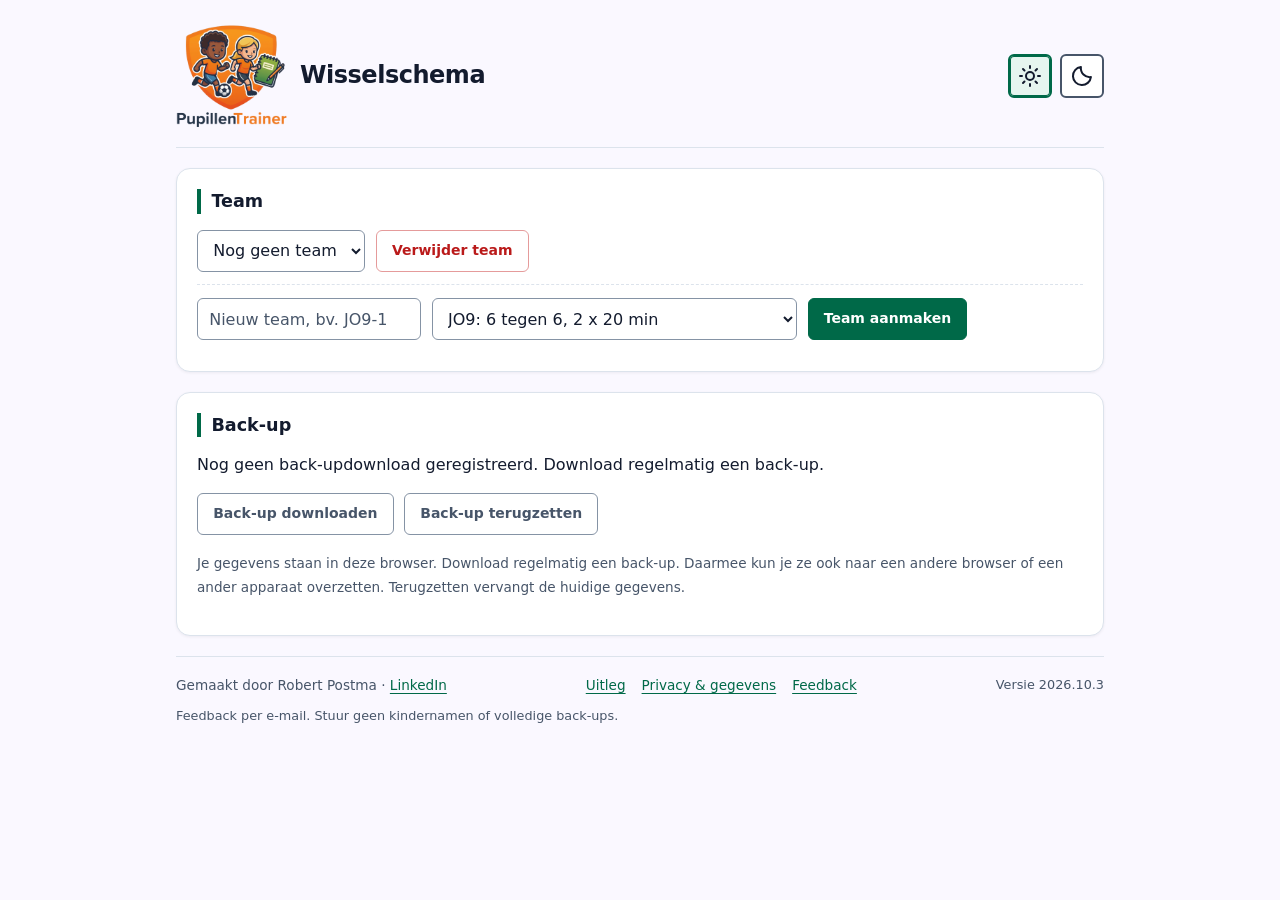
<file: index.html>
<!doctype html>
<html lang="nl">
<head>
<meta charset="utf-8">
<meta name="viewport" content="width=device-width, initial-scale=1">
<title>PupillenTrainer</title>
<script src="theme.js"></script>
<style>
  :root {
    --primary: #006948;
    --primary-hover: #005137;
    --primary-light: #e6f5ef;
    --secondary: #006398;
    --surface: #faf8ff;
    --card: #ffffff;
    --subtle: #f2f3f8;
    --text: #131b2e;
    --muted: #475569;
    --border: #dce3ec;
    --control-border: #8593a5;
    --error: #ba1a1a;
    --radius: 14px;
    --shadow: 0 1px 3px rgb(15 23 42 / 6%);
  }
  * { box-sizing: border-box }
  [hidden] { display: none !important }
  body { font-family: system-ui, -apple-system, BlinkMacSystemFont, "Segoe UI", sans-serif; max-width: 960px; margin: 0 auto; padding: 1.5rem 1rem 3rem; background: var(--surface); color: var(--text); line-height: 1.5; -webkit-font-smoothing: antialiased }
  h1 { font-size: 1.5rem; letter-spacing: -.02em; line-height: 1.3; margin: 0; min-width: 0; overflow-wrap: anywhere }
  h2 { font-size: 1.1rem; line-height: 1.4; margin: 0 0 1rem; font-weight: 650 }
  section, .intro { background: var(--card); border: 1px solid var(--border); border-radius: var(--radius); padding: 1.25rem; margin-bottom: 1.25rem; box-shadow: var(--shadow); min-width: 0 }
  a { color: var(--primary); text-underline-offset: .2em }
  button, .button, .app-header nav a { font-family: inherit; font-size: .875rem; font-weight: 600; line-height: 1.4; display: inline-flex; align-items: center; justify-content: center; padding: .55rem .95rem; min-height: 42px; max-width: 100%; border: 1px solid var(--primary); background: var(--primary); color: #fff; border-radius: 6px; cursor: pointer; text-decoration: none; overflow-wrap: anywhere }
  button:hover, .button:hover, .app-header nav a:hover { background: var(--primary-hover); border-color: var(--primary-hover) }
  button.alt { background: var(--card); color: var(--muted); border-color: var(--control-border) }
  button.alt:hover { background: var(--subtle); color: var(--text) }
  a:focus-visible, button:focus-visible, input:focus-visible, select:focus-visible { outline: 3px solid var(--secondary); outline-offset: 3px }
  button:disabled, input:disabled, select:disabled { opacity: .5; cursor: not-allowed }
  header { display: flex; flex-wrap: wrap; align-items: center; justify-content: space-between; gap: 1rem; border-bottom: 1px solid var(--border); padding-bottom: 1.25rem; margin-bottom: 1.25rem }
  header p { margin: 0 }
  .brand { display: flex; align-items: center; gap: .75rem; min-width: 0; max-width: 100% }
  .brand img { width: 112px; height: 103px; object-fit: contain; flex-shrink: 0; border: 0; border-radius: 0; pointer-events: none }
  small { font-size: .85rem; color: var(--muted) }
  footer { border-top: 1px solid var(--border); padding-top: .5rem }
  .creator-credit { margin: .75rem auto; color: var(--muted); font-size: .85rem; text-align: center }
  @media (max-width: 600px) {
    body { padding: .75rem .5rem 2rem }
    h1 { font-size: 1.3rem }
    .brand img { width: 96px; height: 89px }
    section, .intro { padding: 1rem .75rem; margin-bottom: 1rem; border-radius: 10px }
    header { gap: .75rem; padding-bottom: 1rem; margin-bottom: 1rem }
  }
  /* Scroll only the data tables; field tokens may extend beyond the board. */
  #mPlayers, #schedule, #stats, #fairnessData { overflow-x: auto; max-width: 100%; margin: .75rem 0; padding-bottom: .2rem }
  .app-header .brand { flex: 1 1 18rem; flex-wrap: wrap }
  .app-header h1 { text-wrap: balance }
  .app-header .theme-control { margin-inline-start: auto }
  section > h2 { border-left: 4px solid var(--primary); padding-left: .65rem }
  #delTeam, #delMatch { background: #fff; border-color: #e59b9b; color: var(--error) }
  #delTeam:hover, #delMatch:hover { background: #fff0ee; border-color: var(--error) }
  input, select { font-family: inherit; padding: .5rem .7rem; font-size: 1rem; min-height: 42px; max-width: 100%; min-width: 0; border: 1px solid var(--control-border); border-radius: 6px; background: #fff; color: var(--text) }
  input::placeholder { color: var(--muted); opacity: 1 }
  input[type=checkbox] { width: 1.25rem; height: 1.25rem; min-height: 0; margin: 0; vertical-align: middle; accent-color: var(--primary); cursor: pointer }
  .row { display: flex; flex-wrap: wrap; gap: .65rem; align-items: center; margin: .65rem 0; min-width: 0 }
  .row > * { max-width: 100% }
  .row label { display: inline-flex; flex-wrap: wrap; gap: .4rem; align-items: center }
  #addTeam, #addPlayer { border-top: 1px dashed var(--border); padding-top: .8rem; margin-top: .8rem }
  .chip { border: 1px solid var(--border); background: var(--subtle); border-radius: 999px; padding: .2rem .45rem .2rem .8rem; display: inline-flex; gap: .4rem; align-items: center; font-size: .875rem; overflow-wrap: anywhere; min-width: 0; max-width: 100% }
  .chip button { padding: .1rem .4rem; min-height: 30px; min-width: 30px; background: none; color: var(--error); border: 0; border-radius: 50%; font-size: 1.1rem; flex-shrink: 0 }
  .chip button:hover { background: #ffdad6 }
  table { border-collapse: collapse; width: 100%; font-size: .875rem; font-variant-numeric: tabular-nums }
  th, td { border: 1px solid var(--border); padding: .5rem .4rem; text-align: center }
  th { background: var(--subtle); color: var(--muted); font-weight: 650 }
  td:first-child, th:first-child { text-align: left; position: sticky; left: 0; background: #fff; padding-left: .75rem; z-index: 1; min-width: 6rem; max-width: 12rem; overflow-wrap: anywhere }
  th:first-child { background: var(--subtle) }
  .on { background: #c8ebd0; color: #005137; font-weight: 700 }
  .off { background: #f4f5f8 }
  td.on, td.off { cursor: pointer }
  td.on:hover { background: #b2e4bc } td.off:hover { background: #e2e7ef }
  .k { background: #fef08a; color: #713f12; font-weight: 700 }
  tr.count td { font-size: .8rem; color: var(--muted); background: var(--subtle) }
  .bad, tr.count td.bad { color: var(--error); font-weight: 700 }
  #benchWarning { padding: .8rem 1rem; background: #fff0ee; border: 1px solid #e59b9b; border-left: 4px solid var(--error); border-radius: 6px }
  #mCat { display: inline-block; max-width: 100%; background: var(--primary-light); color: var(--primary); border-radius: 12px; padding: .35rem .7rem; font-size: .85rem; font-weight: 600 }
  #firstBench { font-weight: 600; color: var(--primary) }
  .legend { display: flex; flex-wrap: wrap; gap: .6rem 1.2rem; font-size: .8rem; margin: .85rem 0 .25rem; color: var(--muted); background: var(--subtle); padding: .75rem; border-radius: 6px }
  .legend span { display: inline-flex; align-items: center; gap: .4rem }
  .legend i { font-style: normal; display: inline-block; min-width: 1.6em; padding: .1em .2em; border: 1px solid var(--control-border); border-radius: 3px; text-align: center; flex-shrink: 0 }
  /* Geometry is coupled to PITCH_Y and the pointer handlers. Keep it unchanged. */
  #board { position: relative; width: 100%; max-width: min(420px, max(280px, calc((100svh - 5rem) / 1.7))); aspect-ratio: 2 / 3.4; margin: auto; user-select: none; overflow: visible }
  #pitch { position: absolute; left: 0; right: 0; top: 0; height: 78%; background: repeating-linear-gradient(180deg, #0e7554 0, #0e7554 32px, #0a6447 32px, #0a6447 64px); border: 3px solid #fff; box-sizing: border-box; border-radius: 8px; overflow: hidden; box-shadow: 0 3px 8px rgb(15 23 42 / 12%) }
  #pitch .mid { position: absolute; left: 0; right: 0; top: 50%; border-top: 2px solid #fffc }
  #pitch .circle { position: absolute; left: 50%; top: 50%; width: 28%; aspect-ratio: 1; border: 2px solid #fffc; border-radius: 50%; transform: translate(-50%, -50%) }
  #pitch .box { position: absolute; left: 30%; width: 40%; height: 12%; border: 2px solid #fffc }
  #pitch .top { top: -2px } #pitch .bottom { bottom: -2px }
  #bench { position: absolute; left: 0; right: 0; bottom: 0; height: 20%; background: #e2e7ef; border-radius: 8px; box-shadow: inset 0 0 0 1px var(--border) }
  #bench span { position: absolute; left: 6px; top: 4px; font-size: .75rem; color: var(--muted); font-weight: 600 }
  .token { position: absolute; transform: translate(-50%, -50%); width: clamp(40px, 14%, 56px); aspect-ratio: 1; border-radius: 50%; background: var(--secondary); color: #fff; font-size: .7rem; font-weight: 600; line-height: 1.1; touch-action: none; display: flex; align-items: center; justify-content: center; text-align: center; cursor: grab; border: 2px solid #fff; padding: 2px; box-shadow: 0 3px 6px #0005; overflow: hidden; overflow-wrap: anywhere }
  .token:active { cursor: grabbing }
  .token.k { background: #f6bd34; color: #382600; border-color: #fff4b8 }
  .slotbtn { border-radius: 999px; font-size: .8rem; min-height: 36px; padding: .4rem .75rem }
  .slotbtn.active { background: var(--primary-hover); border-color: var(--primary-hover) }
  #schedule select { width: 5rem; min-width: 0; font-size: .85rem; padding: .3rem 0 }
  #modeSec { border: 2px solid var(--primary); scroll-margin-top: .75rem }
  #modeCurrent { font-size: 1.2rem; font-weight: 700 }
  #modeSec p { overflow-wrap: anywhere }
  #modeSec button { min-height: 48px }
  #printOut { display: none }
  @media (max-width: 600px) {
    th, td { padding: .4rem .3rem; font-size: .85rem }
    td:first-child, th:first-child { padding-left: .4rem }
    .token { font-size: .62rem }
  }
  @media print {
    body:has(#printOut:not(:empty)) { background: #fff; max-width: none; padding: 0 }
    body:has(#printOut:not(:empty)) > :not(#printOut) { display: none !important }
    #printOut { display: block; font-size: 11pt; overflow: visible }
    #printOut h1 { margin: 0 0 .2rem; color: #000 }
    #printOut h2 { margin: 1rem 0 .3rem; color: #000; break-after: avoid }
    #printOut table { break-inside: auto; font-size: 9pt; table-layout: auto }
    #printOut tr { break-inside: avoid }
    #printOut td, #printOut th { border-color: #9299a3; padding: .25rem; overflow-wrap: anywhere }
    #printOut td:first-child, #printOut th:first-child { position: static; min-width: 0; max-width: none }
    #printOut td.on, #printOut td.off { cursor: auto }
    #printOut .legend { break-inside: avoid }
    * { -webkit-print-color-adjust: exact; print-color-adjust: exact }
  }
</style>
<link rel="stylesheet" href="footer.css">
<link rel="stylesheet" href="theme.css">
</head>
<body>
<header class="app-header">
<div class="brand"><img src="assets/branding/logo.webp" alt=""><h1>Wisselschema</h1></div>
<div class="theme-control" role="group" aria-label="Weergave">
<button type="button" data-theme-choice="light" aria-label="Licht" title="Licht" aria-pressed="true" disabled><svg width="24" height="24" viewBox="0 0 24 24" fill="none" stroke="currentColor" stroke-width="2" stroke-linecap="round" stroke-linejoin="round" aria-hidden="true" focusable="false"><circle cx="12" cy="12" r="4"/><path d="M12 2v2m0 16v2M2 12h2m16 0h2M5 5l1.5 1.5m11 11L19 19M5 19l1.5-1.5m11-11L19 5"/></svg></button>
<button type="button" data-theme-choice="dark" aria-label="Donker" title="Donker" aria-pressed="false" disabled><svg width="24" height="24" viewBox="0 0 24 24" fill="none" stroke="currentColor" stroke-width="2" stroke-linecap="round" stroke-linejoin="round" aria-hidden="true" focusable="false"><path d="M20.9 13.1A9 9 0 0 1 10.9 3.1a9 9 0 1 0 10 10Z"/></svg></button>
</div>
</header>

<section>
  <h2>Team</h2>
  <div class="row">
    <select id="teamSel"></select> <select id="teamCat" class="needTeam" title="Categorie"></select> <button class="alt" id="delTeam">Verwijder team</button>
  </div>
  <form class="row" id="addTeam"><input id="tname" placeholder="Nieuw team, bv. JO9-1" required> <select id="tcat" title="Categorie"></select><button>Team aanmaken</button></form>
</section>

<section class="needTeam">
  <h2>Spelers</h2>
  <div class="row" id="players"></div>
  <form class="row" id="addPlayer"><input id="pname" placeholder="Naam" required><button>Toevoegen</button></form>
</section>

<section class="needTeam">
  <h2>Wedstrijden</h2>
  <div class="row" id="matches"></div>
  <button id="newMatch">Nieuwe wedstrijd</button>
</section>

<section id="matchSec" hidden>
  <h2>Wedstrijd</h2>
  <div class="row">
    <input type="date" id="mDate"> <input id="mOpp" placeholder="Tegenstander">
    <label>Status <select id="mStatus"><option value="draft">Concept</option><option value="ready">Klaar</option><option value="played">Gespeeld</option></select></label>
    <label>Wissel elke <select id="mInt"></select> min</label>
  </div>
  <p id="statusHint" role="status"></p>
  <p id="mCat"></p>
  <p><small id="timingHint"></small></p>
  <div id="mPlayers"></div>
  <p><small id="keeperHint"></small></p>
  <div class="row"><button id="gen">Nieuw wisselvoorstel</button> <button class="alt" id="undo" disabled>Laatste schemawijziging ongedaan</button> <button class="alt" id="matchModeBtn">Wedstrijdmodus</button> <button class="alt" id="printBtn">Printen / PDF</button> <button class="alt" id="delMatch">Verwijder wedstrijd</button></div>
  <p><small>Wie op de bank zit, speelt de volgende periode weer mee als dat mogelijk is. Het voorstel verdeelt daarna de speelminuten zo eerlijk mogelijk.</small></p>
  <details id="fairness"><summary>Hoe verdeelt het voorstel de minuten?</summary>
    <p>Eerst beperkt de app twee periodes achter elkaar op de bank over het hele schema, binnen de veldplekken en gekozen keepers. Binnen die mogelijkheden gaan spelers met minder minuten in deze wedstrijd voor. Bij de start telt daarna wie in eerdere gespeelde wedstrijden vaker eerste wissel was. Vervolgens tellen eerdere minuten ten opzichte van het gemiddelde van de aanwezigen en het wisselen van spelers. Bij gelijke keuzes wordt geloot.</p>
    <p>Keeperminuten tellen mee als speelminuten; keeper- en veldminuten worden niet apart gelijk verdeeld. Afwezigheid telt niet als een tekort. De tabel toont feiten uit het bewaarde schema, geen verklaring voor een individuele keuze. Handmatige wijzigingen kunnen afwijken van een voorstel.</p>
    <div id="fairnessData"></div>
  </details>
  <p id="benchWarning" class="bad" role="status" hidden></p>
  <p id="firstBench"></p>
  <div id="schedule"></div>
  <p><small>Klik op een groen of grijs vakje om een speler in of uit te zetten. Keeper per periode past alleen die periode aan, zonder nieuw voorstel. Staat de nieuwe keeper nog op de bank, dan komt die erbij: zet zo nodig een andere speler uit en controleer Op veld.</small></p>
</section>

<section id="modeSec" hidden aria-labelledby="modeHeading">
  <h2 id="modeHeading">Wedstrijdmodus</h2>
  <p>Jij kiest de periode. Er loopt geen automatische timer.</p>
  <div class="row"><button class="alt" id="modePrev">Vorige periode</button><button id="modeForward">Volgende periode</button><button class="alt" id="modeClose">Sluiten</button></div>
  <div aria-live="polite"><p id="modeCurrent"></p><p id="modeField"></p><p id="modeBench"></p><p id="modeKeeper"></p><h3>Volgende wissel</h3><p id="modeNext"></p></div>
</section>

<section id="boardSec" hidden>
  <h2>Opstelling</h2>
  <div class="row" id="slots"></div>
  <div id="board">
    <div id="pitch"><div class="mid"></div><div class="circle"></div><div class="box top"></div><div class="box bottom"></div></div>
    <div id="bench"><span>Wissels</span></div>
  </div>
  <p><small>Sleep spelers naar een plek op het veld. Slepen tussen veld en wisselbank verandert het schema.</small></p>
</section>

<section class="needTeam">
  <h2>Totalen (gespeelde wedstrijden)</h2>
  <p><small>Alleen Gespeeld telt mee, per aanwezige speler. Minuten zijn inclusief keeper; Veld min is zonder keeper. T.o.v. gem. vergelijkt met het gemiddelde van de aanwezigen in elke gespeelde wedstrijd (− = minder, + = meer). Oude wedstrijden met een afgeleide status tellen mee als hun datum vóór vandaag ligt; controleer die status.</small></p>
  <div id="stats"></div>
</section>

<section>
  <h2>Back-up</h2>
  <p id="backupTime"></p>
  <p id="backupReminder" role="status" hidden>Er zijn minstens drie gespeelde wedstrijden bijgekomen sinds je laatste back-up. Download binnenkort een nieuwe.</p>
  <div class="row">
    <button class="alt" id="export">Back-up downloaden</button>
    <button class="alt" id="importBtn">Back-up terugzetten</button><input type="file" id="import" accept=".json,application/json" hidden>
  </div>
  <p><small>Je gegevens staan in deze browser. Download regelmatig een back-up. Daarmee kun je ze ook naar een andere browser of een ander apparaat overzetten. Terugzetten vervangt de huidige gegevens.</small></p>
</section>

<footer class="site-footer">
  <div class="footer-row">
    <p class="creator-credit">Gemaakt door Robert Postma · <a href="https://www.linkedin.com/in/robert-postma-6abb1a79" rel="noreferrer">LinkedIn</a></p>
    <nav aria-label="Footer"><a href="uitleg.html">Uitleg</a><a href="privacy.html">Privacy &amp; gegevens</a><a href="mailto:robert@wicaro.nl">Feedback</a></nav>
    <small title="Release met lichte en donkere weergave">Versie 2026.10.3</small>
  </div>
  <p class="feedback-note">Feedback per e-mail. Stuur geen kindernamen of volledige back-ups.</p>
</footer>

<div id="printOut"></div>

<script src="schedule.js"></script>
<script>
const KEY = 'wissels-jo9', PITCH_Y = 78; // tokens met y < 78% staan op het veld
const KEEPER_POS = [50, 71], DEFAULT_POS = { // startplekken veldspelers per spelvorm (zonder keeper één extra)
  4: [[30, 55], [70, 55], [30, 22], [70, 22], [50, 40]],
  6: [[25, 58], [75, 58], [50, 42], [28, 20], [72, 20], [50, 10]],
  8: [[20, 58], [50, 60], [80, 58], [25, 36], [75, 36], [50, 28], [50, 10], [50, 46]],
};
let stored = localStorage.getItem(KEY), storageConflict = false, storageReadFailed = false;
let db = JSON.parse(stored || '{"teams":[],"matches":[]}');
db = upgradeLegacy(db);
let cur = null, slot = 0, dragged = null, modePeriod = 0, modeMatch = null;

const $ = s => document.querySelector(s);
const esc = s => String(s).replace(/[&<>"]/g, c => ({ '&': '&amp;', '<': '&lt;', '>': '&gt;', '"': '&quot;' }[c]));
const team = () => db.teams.find(t => t.id === db.team);
const players = () => team()?.players ?? [];
const name = id => players().find(p => p.id === id)?.name ?? '?';
const match = () => db.matches.find(m => m.id === cur);
const sorted = () => db.matches.filter(m => m.teamId === db.team).sort((a, b) => a.date.localeCompare(b.date));
const history = m => { const s = sorted(); return s.slice(0, s.indexOf(m)).filter(x => matchStatus(x).value === 'played'); };
const storageCurrent = () => {
  if (storageConflict) return false;
  storageReadFailed = false;
  let current;
  try { current = localStorage.getItem(KEY); }
  catch {
    storageReadFailed = true;
    alert('De browseropslag is niet beschikbaar. We kunnen niet controleren of een ander tabblad de gegevens heeft gewijzigd. Deze bewerking is gestopt zonder gegevens op te slaan of te vervangen. Probeer opnieuw zodra de browseropslag beschikbaar is.');
    return false;
  }
  if (current !== stored) {
    storageConflict = true;
    alert('Een ander tabblad heeft de gegevens gewijzigd. Deze laatste wijziging is niet opgeslagen. We laden de nieuwste gegevens; voer je wijziging daarna opnieuw in.');
    window.location.reload();
    return false;
  }
  return true;
};
const save = (report = true) => {
  if (!storageCurrent()) return false;
  const next = JSON.stringify(db);
  try { localStorage.setItem(KEY, next); }
  catch { if (report) alert('De gegevens zijn niet opgeslagen: de browseropslag is vol of niet beschikbaar. Download een back-up om je gegevens te bewaren.'); return false; }
  stored = next;
  return true;
};
const statusLabel = m => ({ draft: 'Concept', ready: 'Klaar', played: 'Gespeeld' })[matchStatus(m).value] + (matchStatus(m).inferred ? ' (afgeleid)' : '');
const scheduleFields = ['cat', 'interval', 'present', 'keepers', 'slots', 'keeperBySlot', 'pos', 'manual'];
const remember = m => { m.undo = JSON.parse(JSON.stringify(Object.fromEntries(scheduleFields.filter(k => m[k] !== undefined).map(k => [k, m[k]])))); };
const allowRegen = m => !m.slots.length || (m.manual === false && matchStatus(m).value !== 'played') || confirm('Dit vervangt het bewaarde of handmatig aangepaste schema, ook als de wedstrijd Gespeeld is. Toch een nieuw voorstel maken? Je kunt de laatste schemawijziging ongedaan maken.');
const regen = m => { generate(m, history(m)); m.manual = false; slot = 0; };
// Minuten tonen: hele minuten als getal, anders m:ss (bv. 6:15 bij JO10)
const fmt = x => Number.isInteger(x) ? String(x) : `${Math.floor(x)}:${String(Math.round(x % 1 * 60)).padStart(2, '0')}`;
const catOptions = sel => Object.entries(CATS).map(([k, c]) => `<option value="${k}" ${k === sel ? 'selected' : ''}>${c.label}</option>`).join('');
// Zet een wedstrijd op de spelvorm van categorie k (interval en keeperblokken)
function setCat(m, k) {
  const c = CATS[k];
  m.cat = k;
  if (!intervals(c).includes(m.interval)) m.interval = c.block / 2;
  m.keepers = Array.from({ length: c.keeper ? c.blocks : 0 }, (_, q) => m.keepers?.[q] ?? null);
}

function render() {
  if (!save()) return;
  $('#teamSel').innerHTML = db.teams.map(t =>
    `<option value="${t.id}" ${t.id === db.team ? 'selected' : ''}>${esc(t.name)}</option>`).join('') || '<option>Nog geen team</option>';
  document.querySelectorAll('.needTeam').forEach(s => s.hidden = !team());
  $('#teamCat').innerHTML = catOptions(team()?.cat ?? 'JO9');
  $('#players').innerHTML = players().map(p =>
    `<span class="chip">${esc(p.name)}<button data-del="${p.id}" title="Verwijder speler">×</button></span>`).join('') || 'Nog geen spelers.';
  $('#matches').innerHTML = sorted().map(m =>
    `<button class="${m.id === cur ? '' : 'alt'}" data-m="${m.id}">${esc(m.date)} ${esc(m.opponent)} · ${statusLabel(m)}</button>`).join('');
  renderStats();
  renderBackup();
  const m = match();
  $('#matchSec').hidden = $('#boardSec').hidden = !m;
  if (m) { renderMatch(m); renderBoard(m); }
  renderPrint(m);
  if (!m || (modeMatch && modeMatch !== m.id)) { $('#modeSec').hidden = true; modeMatch = null; modePeriod = 0; }
  if (m) renderMatchMode(m);
}

function renderMatch(m) {
  const c = cat(m);
  $('#undo').disabled = !m.undo;
  $('#mStatus').value = matchStatus(m).value;
  $('#statusHint').textContent = matchStatus(m).inferred ? 'Oude wedstrijd: status afgeleid van de datum (vóór vandaag: Gespeeld; anders: Klaar). Kies zelf de juiste status. Het schema blijft bewaard.' : matchStatus(m).value === 'played' ? 'Dit schema telt als werkelijk gespeeld. Pas het na afloop aan als er anders is gewisseld.' : 'Voorbereiding: telt niet mee in totalen of eerdere wedstrijden.';
  $('#mDate').value = m.date; $('#mOpp').value = m.opponent;
  $('#mInt').innerHTML = intervals(c).map(x => `<option value="${x}" ${x === m.interval ? 'selected' : ''}>${fmt(x)}</option>`).join('');
  $('#mCat').textContent = `Categorie: ${c.label} (${c.field} spelers in het veld${c.keeper ? ', inclusief keeper' : ''})`;
  $('#timingHint').textContent = (c.keeper
    ? `Twee drinkpauzes (time-outs) na ${fmt(c.block)} en ${fmt(3 * c.block)} speelminuten, maximaal 2 min per pauze; rust na ${fmt(2 * c.block)} speelminuten, maximaal ${c.field === 8 ? 15 : 10} min.`
    : 'Drie wedstrijdjes van 15 min, elk in twee blokken van 7:30. Blokgrenzen na 7:30, 22:30 en 37:30 speelminuten; een nieuw wedstrijdje begint na 15 en 30 speelminuten.') +
    ` Aanbevolen door de app: wissel elke ${fmt(c.block / 2)} min (een half blok; geen KNVB-verplichting). Je kunt ook een heel blok kiezen. Tijden zijn opgetelde speelminuten. Pauzes tellen niet mee in het schema of de speelminuten; ga na de pauze verder waar je was.`;
  $('#keeperHint').textContent = c.keeper
    ? `Kies per blok van ${fmt(c.block)} min een keeper. In een nieuw voorstel wisselt de keeper alleen op een blokgrens (time-out of rust), niet bij elke wisselperiode. Zonder keeper staan er ${c.field} veldspelers.` : '';
  $('#mPlayers').innerHTML = '<table><tr><th>Speler</th><th>Aanwezig</th>' +
    m.keepers.map((_, q) => `<th>${q ? '' : 'Keeper '}${fmt(q * c.block)}'</th>`).join('') + '</tr>' +
    players().map(p => { const here = m.present.includes(p.id);
      return `<tr><td>${esc(p.name)}</td><td><input type="checkbox" data-present="${p.id}" ${here ? 'checked' : ''}></td>` +
        m.keepers.map((k, q) => `<td><input type="checkbox" data-keeper="${p.id}" data-q="${q}" ${k === p.id ? 'checked' : ''} ${here ? '' : 'disabled'}></td>`).join('') + '</tr>';
    }).join('') + '</table>';
  $('#schedule').innerHTML = scheduleTable(m);
  renderFairness(m);
  $('#benchWarning').textContent = benchWarning(m);
  $('#benchWarning').hidden = !benchWarning(m);
  const first = m.slots[0] ? m.present.filter(id => !m.slots[0].includes(id)) : [];
  $('#firstBench').textContent = first.length ? 'Eerste wissels: ' + first.map(name).join(', ') : '';
}

// Derived from the current slots, including old schedules and manual edits.
function benchWarning(m) {
  const affected = m.present.filter(id => m.slots.some((on, i) =>
    i > 0 && !on.includes(id) && !m.slots[i - 1].includes(id)));
  return affected.length ? `Let op: twee periodes achter elkaar op de bank: ${affected.map(name).join(', ')}. Een nieuw voorstel beperkt dit zo veel mogelijk binnen het aantal veldplekken en je keeperkeuze. Handmatige wijzigingen kunnen dit ook veroorzaken.` : '';
}

const legend = m => `<div class="legend"><span><i class="on">●</i> Op het veld</span><span><i class="off">&nbsp;</i> Wissel (op de bank)</span>` +
  `<span><i class="k">K</i> Keeper</span><span><i class="bad">5</i> Aantal spelers klopt niet: er moeten ${cat(m).field} op het veld staan</span>` +
  `<span>0', ${fmt(m.interval)}', … = minuut waarop de periode begint</span><span>Min = totale speelminuten</span></div>`;

function scheduleTable(m, interactive = true) {
  if (!m.slots.length) return '';
  const min = minutes(m);
  const head = m.slots.map((_, i) => `<th>${fmt(i * m.interval)}'</th>`).join('');
  const rows = m.present.map(id => `<tr><td>${esc(name(id))}</td>` + m.slots.map((on, i) =>
    m.keeperBySlot[i] === id ? '<td class="k">K</td>'
      : `<td class="${on.includes(id) ? 'on' : 'off'}" data-cell="${i}" data-id="${id}">${on.includes(id) ? '●' : ''}</td>`).join('') +
    `<td>${fmt(min[id])}</td></tr>`).join('');
  const count = '<tr class="count"><td>Op veld</td>' + m.slots.map(on =>
    `<td class="${on.length === cat(m).field ? '' : 'bad'}">${on.length}</td>`).join('') + '<td></td></tr>';
  const keeperEdit = interactive && cat(m).keeper ? '<tr><td>Keeper per periode</td>' + m.slots.map((on, i) => `<td><select aria-label="Keeper periode ${i + 1}" data-actual-keeper="${i}"><option value="">Geen</option>${m.present.map(id => `<option value="${id}" ${m.keeperBySlot[i] === id ? 'selected' : ''}>${esc(name(id))}</option>`).join('')}</select></td>`).join('') + '<td></td></tr>' : '';
  return `<table><tr><th>Speler</th>${head}<th>Min</th></tr>${rows}${count}${keeperEdit}</table>` + legend(m);
}

// Printbare export: wordt bij elke render bijgewerkt, zodat ook Ctrl+P werkt
function renderPrint(m) {
  if (!m?.slots.length) { $('#printOut').innerHTML = ''; return; }
  const list = ids => ids.map(name).join(', ') || '-';
  const date = m.date ? new Date(m.date + 'T12:00').toLocaleDateString('nl-NL', { weekday: 'long', day: 'numeric', month: 'long', year: 'numeric' }) : '';
  const on0 = m.slots[0], k0 = m.keeperBySlot[0];
  const changes = m.slots.slice(1).map((on, j) => {
    const prev = m.slots[j], i = j + 1, k = m.keeperBySlot[i];
    const inn = on.filter(id => !prev.includes(id)), out = prev.filter(id => !on.includes(id));
    if (!inn.length && !out.length && k === m.keeperBySlot[j]) return '';
    return `<tr><td>${fmt(i * m.interval)}'</td><td>${esc(list(inn))}</td><td>${esc(list(out))}</td>` +
      `<td>${k !== m.keeperBySlot[j] ? esc(k ? name(k) : 'geen keeper') : ''}</td></tr>`;
  }).join('');
  $('#printOut').innerHTML = `<h1>${esc(team()?.name ?? '')}${m.opponent ? ' tegen ' + esc(m.opponent) : ''}</h1>` +
    `<p>${esc(date)} · ${cat(m).label} · ${statusLabel(m)} · wissel elke ${fmt(m.interval)} min</p>` +
    `<h2>Beginopstelling</h2><p><b>Keeper:</b> ${esc(k0 ? name(k0) : 'geen')}<br>` +
    `<b>Veld:</b> ${esc(list(on0.filter(id => id !== k0)))}<br><b>Wissels:</b> ${esc(list(m.present.filter(id => !on0.includes(id))))}</p>` +
    `<h2>Wisselschema</h2>${benchWarning(m) ? `<p class="bad">${esc(benchWarning(m))}</p>` : ''}${scheduleTable(m, false)}` +
    (changes ? `<h2>Wisselmomenten</h2><table><tr><th>Minuut</th><th>Erin</th><th>Eruit</th><th>Nieuwe keeper</th></tr>${changes}</table>` : '');
}

function renderMatchMode(m) {
  modePeriod = Math.max(0, Math.min(modePeriod, m.slots.length - 1));
  const i = modePeriod, on = m.slots[i] || [], k = m.keeperBySlot[i], next = m.slots[i + 1];
  const list = ids => ids.map(name).join(', ') || 'geen';
  $('#modeCurrent').textContent = m.slots.length ? `${m.opponent || 'Wedstrijd'} · ${statusLabel(m)} · Periode ${i + 1}: ${fmt(i * m.interval)}–${fmt((i + 1) * m.interval)} min` : 'Nog geen schema.';
  $('#modeField').textContent = 'Veld: ' + list(on.filter(id => id !== k));
  $('#modeBench').textContent = 'Bank: ' + list(m.present.filter(id => !on.includes(id)));
  $('#modeKeeper').textContent = 'Keeper: ' + (k ? name(k) : 'geen');
  $('#modeNext').textContent = next ? `Bij ${fmt((i + 1) * m.interval)} min — Erin: ${list(next.filter(id => !on.includes(id)))}. Eruit: ${list(on.filter(id => !next.includes(id)))}. Keeper: ${m.keeperBySlot[i + 1] ? name(m.keeperBySlot[i + 1]) : 'geen'}${k !== m.keeperBySlot[i + 1] ? ' (wisselt)' : ' (blijft)'}.` : 'Laatste periode: geen volgende wissel.';
  $('#modePrev').disabled = i === 0;
  $('#modeForward').disabled = !next;
}
$('#matchModeBtn').onclick = () => { modeMatch = cur; modePeriod = 0; $('#modeSec').hidden = false; renderMatchMode(match()); $('#modeSec').scrollIntoView?.({ behavior: 'smooth', block: 'start' }); };
$('#modeClose').onclick = () => { $('#modeSec').hidden = true; modeMatch = null; };
$('#modePrev').onclick = () => { modePeriod = Math.max(0, modePeriod - 1); renderMatchMode(match()); };
$('#modeForward').onclick = () => { modePeriod = Math.min(match().slots.length - 1, modePeriod + 1); renderMatchMode(match()); };

function renderBoard(m) {
  $('#slots').innerHTML = m.slots.map((_, i) =>
    `<button class="slotbtn ${i === slot ? 'active' : 'alt'}" data-slot="${i}">${fmt(i * m.interval)}'</button>`).join('');
  document.querySelectorAll('.token').forEach(t => t.remove());
  const on = m.slots[slot] || [], k = m.keeperBySlot[slot];
  const bench = m.present.filter(id => !on.includes(id));
  const display = { ...m, pos: Object.assign(Object.create(null), m.pos) };
  place(display, on, k);
  const tokens = on.map(id => [id, id === k ? (display.pos.K || KEEPER_POS) : display.pos[id]])
    .concat(bench.map((id, i) => { // bij meer dan 5 wissels over twee rijen, anders liggen ze over elkaar
      const per = bench.length > 5 ? Math.ceil(bench.length / 2) : bench.length, row = Math.floor(i / per);
      const n = Math.min(per, bench.length - row * per);
      return [id, [(i % per + 1) * 100 / (n + 1), per < bench.length ? 85 + row * 9 : 89]];
    }));
  tokens.forEach(([id, [x, y]]) => {
    const t = document.createElement('div');
    t.className = 'token' + (id === k ? ' k' : '');
    t.dataset.id = id; t.textContent = name(id);
    t.style.left = x + '%'; t.style.top = y + '%';
    $('#board').append(t);
  });
}

// Compute collision-free display positions on a copy; only explicit dragging writes m.pos.
// Ligt een plek te dicht op een andere speler (bv. iemand terug van de bank), dan krijgt die speler een vrije startplek;
// de net gesleepte speler houdt altijd zijn plek.
function place(m, on, k) {
  const near = (p, q) => Math.abs(p[0] - q[0]) < 12 && Math.abs(p[1] - q[1]) < 8;
  const taken = k ? [m.pos.K || KEEPER_POS] : [], free = p => !taken.some(q => near(p, q));
  const field = on.filter(id => id !== k).sort((a, b) => (b === dragged) - (a === dragged));
  field.forEach(id => { if (m.pos[id] && free(m.pos[id])) taken.push(m.pos[id]); else delete m.pos[id]; });
  field.filter(id => !m.pos[id]).forEach(id => {
    const p = DEFAULT_POS[cat(m).field].find(free) || [50, 50];
    taken.push(m.pos[id] = p.slice());
  });
  dragged = null;
}

function renderFairness(m) {
  const min = minutes(m), earlier = stats(history(m));
  $('#fairnessData').innerHTML = '<table><tr><th>Speler</th><th>Min</th><th>Keeper min</th><th>Veld min</th><th>Eerdere gespeelde (aanwezig)</th><th>Eerder t.o.v. gem.</th></tr>' + m.present.map(id => {
    const keeper = m.keeperBySlot.filter((k, i) => k === id && m.slots[i]?.includes(id)).length * m.interval, h = earlier[id];
    return `<tr><td>${esc(name(id))}</td><td>${fmt(min[id])}</td><td>${fmt(keeper)}</td><td>${fmt(min[id] - keeper)}</td><td>${h?.matches || 0}</td><td>${signed(h?.diff || 0)}</td></tr>`;
  }).join('') + '</table>';
}
const signed = x => (x < 0 ? '−' : x > 0 ? '+' : '') + fmt(Math.abs(x));
function renderStats() {
  const s = stats(sorted());
  $('#stats').innerHTML = '<table><tr><th>Speler</th><th>Wedstr.</th><th>Minuten</th><th>Gem.</th><th>Eerste wissel</th><th>Keeper min</th><th>Veld min</th><th>T.o.v. gem.</th></tr>' +
    players().map(p => { const x = s[p.id] || { matches: 0, minutes: 0, benchStarts: 0, keeper: 0 };
      return `<tr><td>${esc(p.name)}</td><td>${x.matches}</td><td>${fmt(x.minutes)}</td><td>${x.matches ? Math.round(x.minutes / x.matches) : '-'}</td><td>${x.benchStarts}</td><td>${fmt(x.keeper)}</td><td>${fmt(x.minutes - x.keeper)}</td><td>${signed(x.diff || 0)}</td></tr>`;
    }).join('') + '</table>';
}

// Teams
$('#addTeam').onsubmit = e => {
  e.preventDefault();
  const t = { id: 't' + Date.now().toString(36), name: $('#tname').value.trim(), cat: $('#tcat').value, players: [] };
  db.teams.push(t); db.team = t.id; cur = null;
  $('#tname').value = '';
  render();
};
$('#teamSel').onchange = e => { db.team = e.target.value; cur = null; render(); };
$('#teamCat').onchange = e => {
  const k = e.target.value, old = sorted().filter(m => cat(m) !== CATS[k]);
  team().cat = k;
  if (old.length && confirm(`Ook bestaande wedstrijden (${old.length}) omzetten naar ${k}? De app maakt hun wisselschema’s opnieuw.`))
    old.forEach(m => { remember(m); setCat(m, k); regen(m); });
  render();
};
$('#delTeam').onclick = () => {
  if (!team() || !confirm(`Team ${team().name} met alle wedstrijden verwijderen?`)) return;
  db.matches = db.matches.filter(m => m.teamId !== db.team);
  db.teams = db.teams.filter(t => t.id !== db.team);
  db.team = db.teams[0]?.id; cur = null;
  render();
};

// Spelers
$('#addPlayer').onsubmit = e => {
  e.preventDefault();
  team().players.push({ id: Date.now().toString(36), name: $('#pname').value.trim() });
  $('#pname').value = '';
  render();
};
$('#players').onclick = e => {
  const id = e.target.dataset.del;
  if (id && confirm(`${name(id)} verwijderen?`)) { team().players = players().filter(p => p.id !== id); render(); }
};

// Wedstrijden
$('#newMatch').onclick = () => {
  const baseId = Date.now().toString(36);
  let id = baseId, suffix = 1;
  while (db.matches.some(m => m.id === id)) id = `${baseId}-${suffix++}`;
  const m = { id, teamId: db.team, date: new Date().toISOString().slice(0, 10), opponent: '', status: 'draft',
              present: players().map(p => p.id), slots: [], keeperBySlot: [], pos: {} };
  setCat(m, team().cat ?? 'JO9');
  db.matches.push(m); cur = m.id; regen(m); render();
};
$('#matches').onclick = e => { if (e.target.dataset.m) { cur = e.target.dataset.m; slot = 0; render(); } };
$('#delMatch').onclick = () => {
  if (confirm('Wedstrijd verwijderen?')) { db.matches = db.matches.filter(m => m.id !== cur); cur = null; render(); }
};
$('#gen').onclick = () => { const m = match(); if (!allowRegen(m)) return; remember(m); regen(m); render(); };
$('#undo').onclick = () => { const m = match(); if (!m.undo) return; const previous = m.undo; scheduleFields.forEach(k => delete m[k]); Object.assign(m, previous); delete m.undo; slot = 0; render(); };
$('#mStatus').onchange = e => { match().status = e.target.value; render(); };
$('#printBtn').onclick = () => window.print();
$('#mDate').oninput = e => { match().date = e.target.value; save(); };
$('#mOpp').oninput = e => { match().opponent = e.target.value; save(); };
$('#mDate').onchange = e => { match().date = e.target.value; render(); };
$('#mOpp').onchange = e => { match().opponent = e.target.value; render(); };
$('#mInt').onchange = e => { const m = match(); if (!allowRegen(m)) { $('#mInt').value = m.interval; return; } remember(m); m.interval = +e.target.value; regen(m); render(); };
$('#matchSec').onchange = e => {
  const m = match(), t = e.target;
  if (!t.dataset.present && !t.dataset.keeper) return;
  if (!allowRegen(m)) { renderMatch(m); return; }
  remember(m);
  if (t.dataset.present) m.present = t.checked ? m.present.concat(t.dataset.present) : m.present.filter(x => x !== t.dataset.present);
  else if (t.dataset.keeper) m.keepers[t.dataset.q] = t.checked ? t.dataset.keeper : null; // één keeper per blok
  else return;
  m.keepers = m.keepers.map(k => m.present.includes(k) ? k : null);
  regen(m); render();
};
$('#schedule').onclick = e => {
  const c = e.target.dataset.cell; if (c === undefined) return;
  const m = match(), id = e.target.dataset.id;
  remember(m); m.manual = true;
  m.slots[c] = m.slots[c].includes(id) ? m.slots[c].filter(x => x !== id) : m.slots[c].concat(id);
  render();
};

// Direct keeper correction preserves every other period and proposal setting.
$('#schedule').onchange = e => {
  const i = e.target.dataset.actualKeeper;
  if (i === undefined) return;
  const m = match(), id = e.target.value || null;
  remember(m); m.manual = true;
  m.keeperBySlot[i] = id;
  if (id && !m.slots[i].includes(id)) m.slots[i].push(id);
  render();
};

// Back-up
const playedCount = () => db.matches.filter(m => matchStatus(m).value === 'played').length;
function renderBackup() {
  $('#backupTime').textContent = db.backup ? 'Laatste download aangevraagd: ' + new Date(db.backup.lastExportAt).toLocaleString('nl-NL') + '. Controleer zelf of het bestand veilig is opgeslagen.' : 'Nog geen back-updownload geregistreerd. Download regelmatig een back-up.';
  $('#backupReminder').hidden = playedCount() - (db.backup?.playedAtExport || 0) < 3;
}
function downloadBackup(track = true) {
  if (!storageCurrent()) return false;
  if (track) {
    const previous = db;
    db = { ...db, backup: { lastExportAt: new Date().toISOString(), playedAtExport: playedCount() } };
    const saved = save(false);
    if (!saved) db = previous;
    if (storageConflict || storageReadFailed) return false;
    if (!saved) alert('De back-up wordt gedownload, maar de downloadtijd is niet opgeslagen: de browseropslag is vol of niet beschikbaar. Controleer of het bestand veilig is opgeslagen.');
    renderBackup();
  }
  const a = document.createElement('a');
  a.href = URL.createObjectURL(new Blob([JSON.stringify(db, null, 2)], { type: 'application/json' }));
  a.download = `wissels-backup-${new Date().toISOString().slice(0, 10)}.json`;
  a.click();
  URL.revokeObjectURL(a.href);
  return true;
}
$('#export').onclick = () => downloadBackup();
$('#importBtn').onclick = () => $('#import').click();
$('#import').onchange = async e => {
  const file = e.target.files[0]; e.target.value = '';
  if (!file) return;
  let data;
  try { data = validateBackup(JSON.parse(await file.text())); } catch { alert('Dit is geen geldig back-upbestand. Er is niets vervangen. Controleer teams, spelers, wedstrijden en schema’s.'); return; }
  if (confirm('Eerst een back-up van je huidige gegevens downloaden? Daarna kun je het terugzetten nog annuleren.')) downloadBackup(false);
  if (!confirm(`Deze back-up terugzetten? Aantal teams: ${data.teams.length}. Aantal wedstrijden: ${data.matches.length}. Dit vervangt alle huidige teams en wedstrijden in deze browser.`)) return;
  const previous = db;
  db = data; db.team ??= db.teams[0]?.id;
  if (!save()) { db = previous; return; }
  cur = null; modeMatch = null; $('#modeSec').hidden = true;
  render();
};

// Opstelling: periode kiezen en slepen
$('#slots').onclick = e => { if (e.target.dataset.slot) { slot = +e.target.dataset.slot; render(); } };
$('#board').onpointerdown = e => {
  const t = e.target.closest('.token'); if (!t) return;
  t.setPointerCapture(e.pointerId);
  const r = $('#board').getBoundingClientRect(), clamp = v => Math.min(97, Math.max(3, v));
  // afstand tussen vinger en midden van de speler, zodat die niet naar de vinger springt
  const startX = parseFloat(t.style.left), startY = parseFloat(t.style.top);
  const dx = e.clientX - r.left - startX / 100 * r.width, dy = e.clientY - r.top - startY / 100 * r.height;
  t.onpointermove = ev => {
    t.style.left = clamp((ev.clientX - dx - r.left) / r.width * 100) + '%';
    t.style.top = clamp((ev.clientY - dy - r.top) / r.height * 100) + '%';
  };
  t.onpointercancel = () => { t.onpointermove = t.onpointerup = t.onpointercancel = null; render(); };
  t.onpointerup = () => {
    t.onpointermove = t.onpointerup = t.onpointercancel = null;
    const m = match(), id = t.dataset.id, x = parseFloat(t.style.left), y = parseFloat(t.style.top), toField = y < PITCH_Y;
    const keeper = id === m.keeperBySlot[slot], key = keeper ? 'K' : id;
    const pos = Object.hasOwn(m.pos, key) ? m.pos[key] : null;
    const samePosition = pos && Math.abs(pos[0] - x) < 1e-9 && Math.abs(pos[1] - y) < 1e-9;
    const stationary = Math.abs(startX - x) < 1e-9 && Math.abs(startY - y) < 1e-9;
    const on = m.slots[slot].includes(id);
    const changed = !stationary && (keeper ? toField && !samePosition :
      toField ? !on || !samePosition : on || Object.hasOwn(m.pos, id));
    if (changed) {
      remember(m); m.manual = true;
      if (keeper) m.pos.K = [x, y];
      else if (toField) { if (!on) m.slots[slot].push(id); m.pos[id] = [x, y]; dragged = id; }
      else { m.slots[slot] = m.slots[slot].filter(p => p !== id); delete m.pos[id]; }
    }
    render();
  };
};

$('#tcat').innerHTML = catOptions('JO9');
render();
</script>
</body>
</html>
</file>
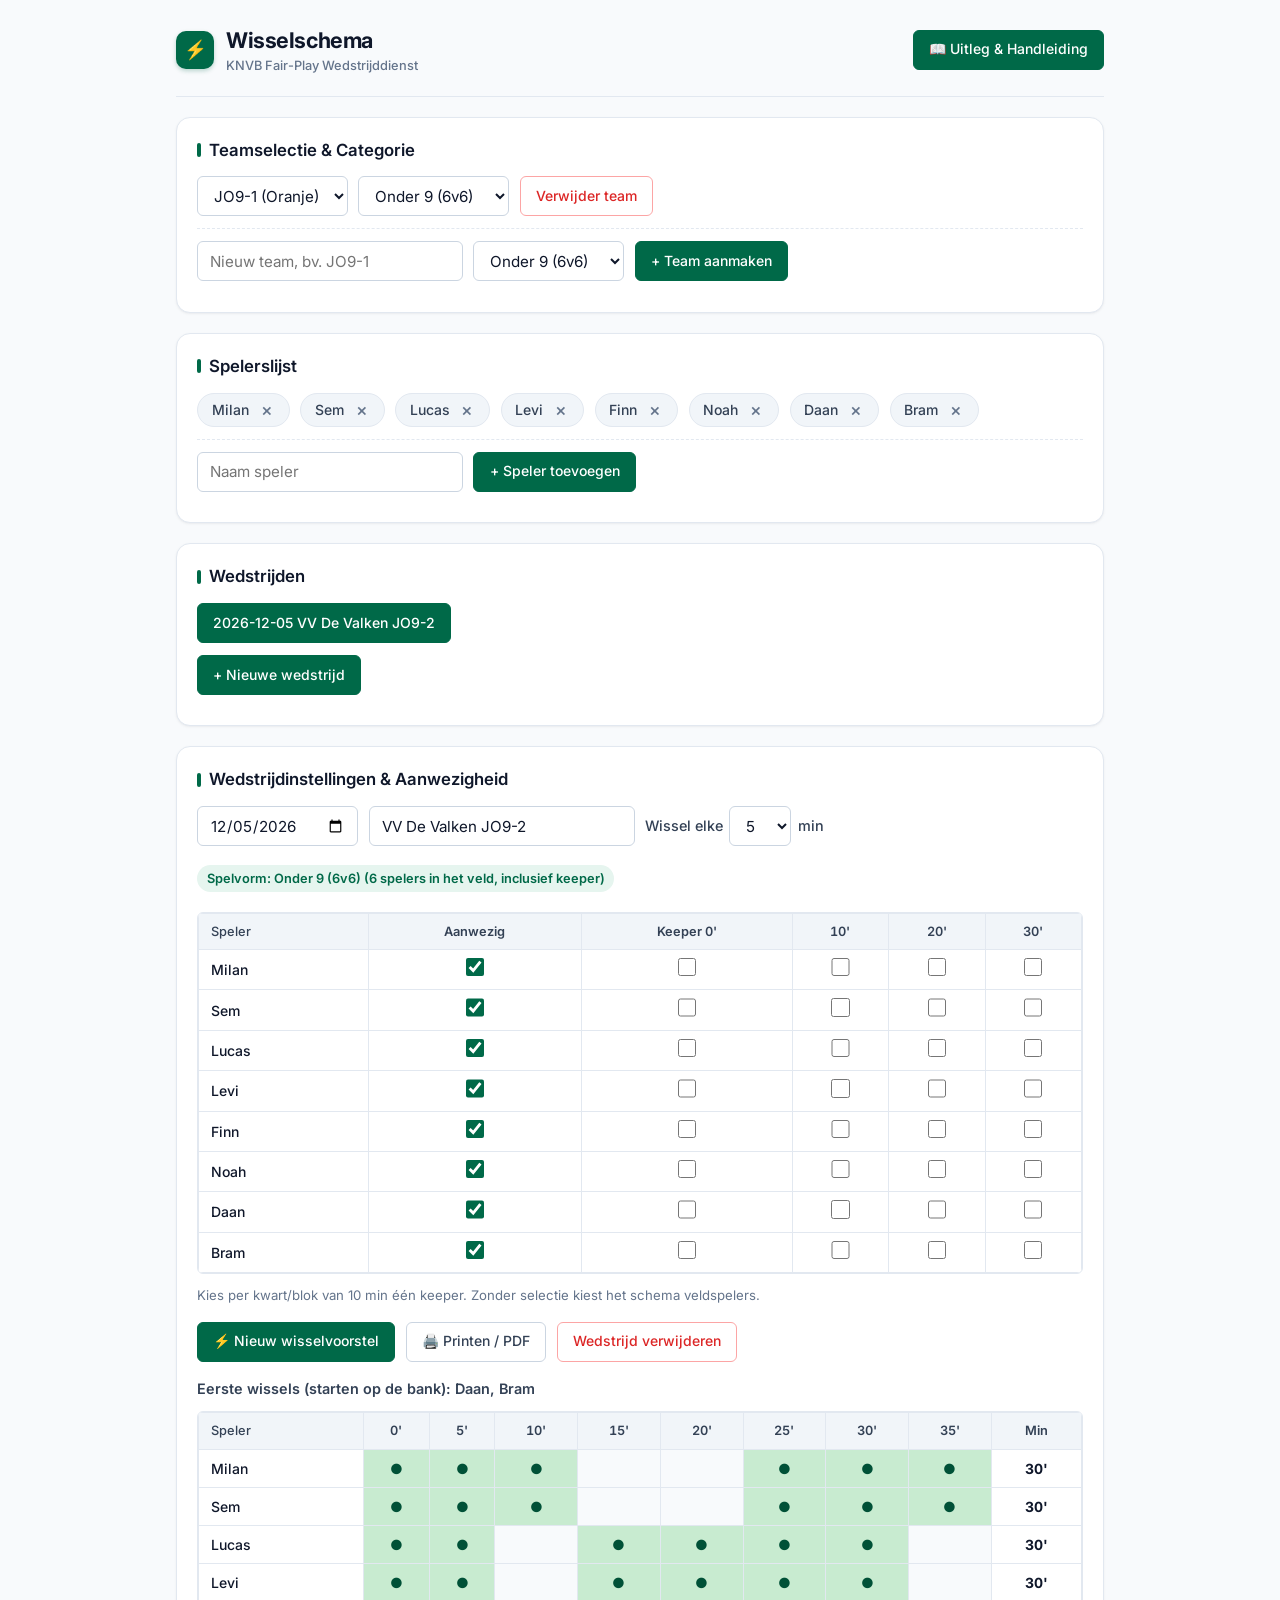
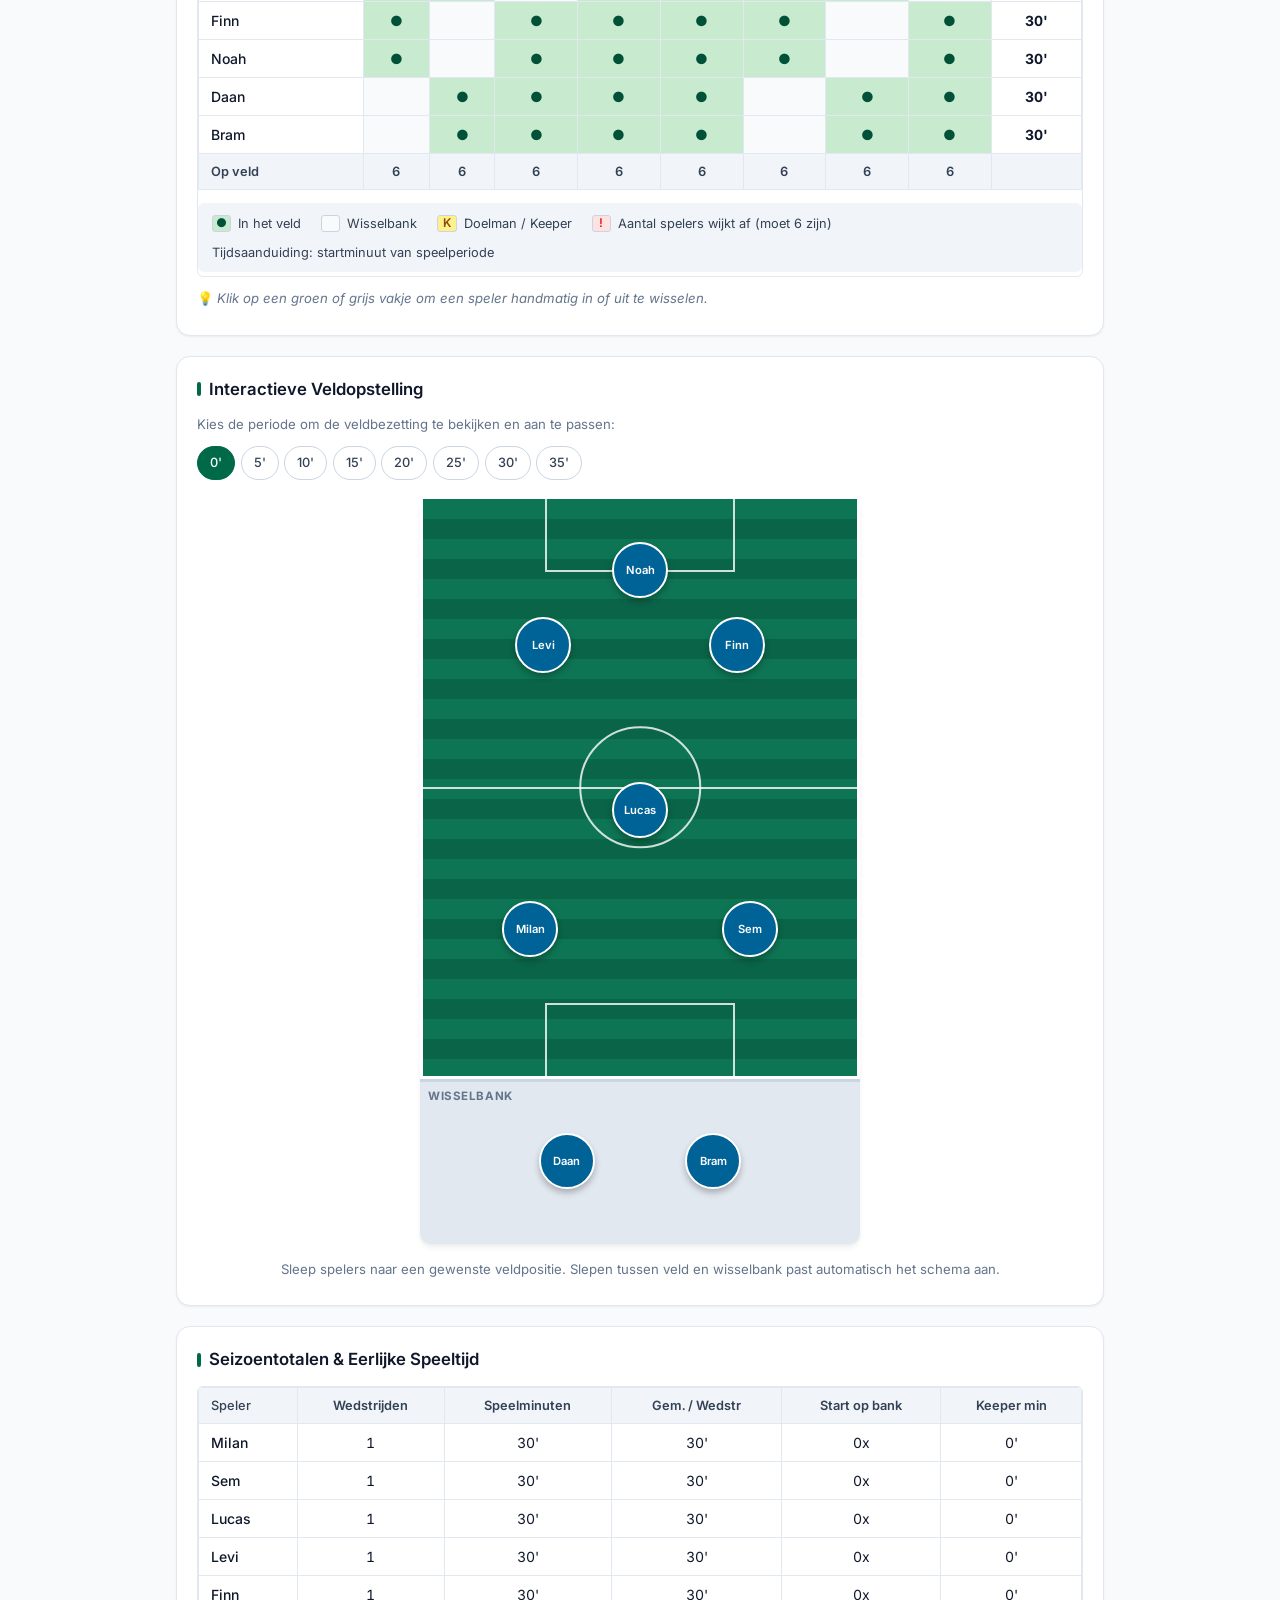
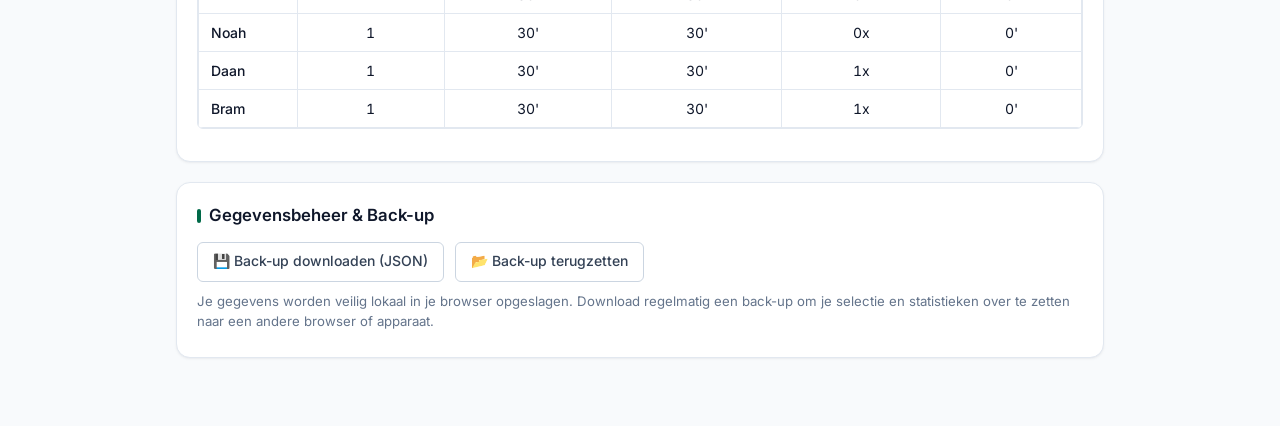
<file: design/index.html>
<!doctype html>
<html lang="nl">
<head>
<meta charset="utf-8">
<meta name="viewport" content="width=device-width, initial-scale=1">
<title>Wisselschema · KNVB Fair-Play</title>
<link rel="preconnect" href="https://fonts.googleapis.com">
<link rel="preconnect" href="https://fonts.gstatic.com" crossorigin>
<link href="https://fonts.googleapis.com/css2?family=Inter:wght@400;500;600;700&display=swap" rel="stylesheet">
<style>
  :root {
    --primary: #006948;
    --primary-hover: #005137;
    --primary-light: #e6f5ef;
    --primary-container: #00855d;
    --secondary: #006398;
    --secondary-light: #e0f2fe;
    --amber: #d97706;
    --amber-light: #fef3c7;
    --amber-border: #fde68a;
    --red: #dc2626;
    --red-light: #fee2e2;
    --surface: #f8fafc;
    --surface-card: #ffffff;
    --surface-subtle: #f1f5f9;
    --text-primary: #0f172a;
    --text-secondary: #334155;
    --text-muted: #64748b;
    --border: #e2e8f0;
    --border-strong: #cbd5e1;
    --pitch-green: #0b694b;
    --pitch-pattern: #085a40;
    --radius-sm: 6px;
    --radius-md: 10px;
    --radius-lg: 14px;
    --shadow-sm: 0 1px 3px 0 rgba(15, 23, 42, 0.05), 0 1px 2px -1px rgba(15, 23, 42, 0.05);
    --shadow-md: 0 4px 6px -1px rgba(15, 23, 42, 0.07), 0 2px 4px -2px rgba(15, 23, 42, 0.05);
  }

  * { box-sizing: border-box; }
  body {
    font-family: 'Inter', -apple-system, BlinkMacSystemFont, sans-serif;
    max-width: 960px;
    margin: 0 auto;
    padding: 1.5rem 1rem 3rem;
    background: var(--surface);
    color: var(--text-primary);
    line-height: 1.5;
    -webkit-font-smoothing: antialiased;
  }

  /* Header & Brand */
  header.app-header {
    display: flex;
    justify-content: space-between;
    align-items: center;
    padding-bottom: 1.25rem;
    margin-bottom: 1.25rem;
    border-bottom: 1px solid var(--border);
    flex-wrap: wrap;
    gap: 1rem;
  }
  .brand-group {
    display: flex;
    align-items: center;
    gap: 0.75rem;
  }
  .brand-badge {
    background: var(--primary);
    color: #fff;
    width: 38px;
    height: 38px;
    border-radius: var(--radius-md);
    display: flex;
    align-items: center;
    justify-content: center;
    font-weight: 700;
    font-size: 1.15rem;
    box-shadow: 0 2px 4px rgba(0, 105, 72, 0.25);
  }
  .brand-title {
    margin: 0;
    font-size: 1.35rem;
    font-weight: 700;
    letter-spacing: -0.02em;
    color: var(--text-primary);
    display: flex;
    align-items: center;
    gap: 0.5rem;
  }
  .brand-sub {
    font-size: 0.8rem;
    color: var(--text-muted);
    font-weight: 500;
  }

  /* Headings & Section Cards */
  h1 { font-size: 1.35rem; margin: 0; }
  h2 {
    font-size: 1.05rem;
    margin-top: 0;
    margin-bottom: 0.85rem;
    font-weight: 600;
    color: var(--text-primary);
    display: flex;
    align-items: center;
    gap: 0.5rem;
  }
  h2::before {
    content: '';
    display: inline-block;
    width: 4px;
    height: 14px;
    background: var(--primary);
    border-radius: 2px;
  }

  section {
    background: var(--surface-card);
    border: 1px solid var(--border);
    border-radius: var(--radius-lg);
    padding: 1.25rem;
    margin-bottom: 1.25rem;
    box-shadow: var(--shadow-sm);
    transition: box-shadow 0.15s ease;
  }

  /* Buttons & Inputs */
  button, .button-link {
    font-family: inherit;
    font-size: 0.875rem;
    font-weight: 500;
    display: inline-flex;
    align-items: center;
    justify-content: center;
    gap: 0.4rem;
    padding: 0.45rem 0.95rem;
    min-height: 40px;
    border: 1px solid var(--primary);
    background: var(--primary);
    color: #ffffff;
    border-radius: var(--radius-sm);
    cursor: pointer;
    transition: all 0.15s ease;
    text-decoration: none;
    line-height: 1.2;
  }
  button:hover, .button-link:hover {
    background: var(--primary-hover);
    border-color: var(--primary-hover);
  }
  button:focus-visible, .button-link:focus-visible, input:focus-visible, select:focus-visible {
    outline: 2px solid var(--secondary);
    outline-offset: 2px;
  }
  button.alt {
    background: #ffffff;
    color: var(--text-secondary);
    border-color: var(--border-strong);
  }
  button.alt:hover {
    background: var(--surface-subtle);
    color: var(--text-primary);
    border-color: var(--text-muted);
  }
  button.danger {
    background: #ffffff;
    color: var(--red);
    border-color: #fca5a5;
  }
  button.danger:hover {
    background: var(--red-light);
  }

  input, select {
    font-family: inherit;
    padding: 0.45rem 0.75rem;
    min-height: 40px;
    font-size: 0.95rem;
    border: 1px solid var(--border-strong);
    border-radius: var(--radius-sm);
    background: #ffffff;
    color: var(--text-primary);
    transition: border-color 0.15s ease;
  }
  input:focus, select:focus {
    border-color: var(--secondary);
    outline: none;
  }
  input[type=checkbox] {
    min-height: auto;
    width: 1.15rem;
    height: 1.15rem;
    margin: 0;
    accent-color: var(--primary);
    cursor: pointer;
  }

  .row {
    display: flex;
    flex-wrap: wrap;
    gap: 0.65rem;
    align-items: center;
    margin: 0.65rem 0;
  }

  /* Chips */
  .chip {
    background: var(--surface-subtle);
    border: 1px solid var(--border);
    border-radius: 9999px;
    padding: 0.25rem 0.65rem 0.25rem 0.85rem;
    display: inline-flex;
    gap: 0.4rem;
    align-items: center;
    font-size: 0.875rem;
    font-weight: 500;
    color: var(--text-secondary);
  }
  .chip button {
    padding: 0.1rem 0.35rem;
    min-height: auto;
    background: none;
    color: var(--text-muted);
    border: 0;
    font-size: 1.1rem;
    cursor: pointer;
    border-radius: 50%;
  }
  .chip button:hover {
    color: var(--red);
    background: var(--red-light);
  }

  /* Tables */
  .table-container {
    overflow-x: auto;
    border-radius: var(--radius-sm);
    border: 1px solid var(--border);
    margin: 0.75rem 0;
  }
  table {
    border-collapse: collapse;
    width: 100%;
    font-size: 0.875rem;
  }
  th, td {
    border: 1px solid var(--border);
    padding: 0.5rem 0.4rem;
    text-align: center;
    font-variant-numeric: tabular-nums;
  }
  th {
    background: var(--surface-subtle);
    color: var(--text-secondary);
    font-weight: 600;
    font-size: 0.8rem;
  }
  td:first-child, th:first-child {
    text-align: left;
    position: sticky;
    left: 0;
    background: #ffffff;
    font-weight: 500;
    padding-left: 0.75rem;
    z-index: 2;
  }
  th:first-child {
    background: var(--surface-subtle);
  }

  .on {
    background: #c8ebd0;
    color: #005137;
    font-weight: bold;
  }
  .off {
    background: #f8fafc;
    color: var(--text-muted);
  }
  td.on, td.off {
    cursor: pointer;
    user-select: none;
    transition: background-color 0.1s ease;
  }
  td.on:hover { background: #b2e4bc; }
  td.off:hover { background: #e2e8f0; }

  .k {
    background: #fef08a;
    color: #854d0e;
    font-weight: 700;
  }

  tr.count td {
    font-size: 0.8rem;
    font-weight: 600;
    background: var(--surface-subtle);
    color: var(--text-secondary);
  }
  .bad {
    color: var(--red) !important;
    background: var(--red-light) !important;
    font-weight: 700;
  }

  /* Legenda & Status Notice */
  .legend {
    display: flex;
    flex-wrap: wrap;
    gap: 0.6rem 1.25rem;
    font-size: 0.8rem;
    margin: 0.85rem 0 0.25rem;
    color: var(--text-secondary);
    background: var(--surface-subtle);
    padding: 0.65rem 0.85rem;
    border-radius: var(--radius-sm);
  }
  .legend span {
    display: inline-flex;
    align-items: center;
    gap: 0.45rem;
  }
  .legend i {
    font-style: normal;
    display: inline-flex;
    align-items: center;
    justify-content: center;
    min-width: 1.6em;
    height: 1.4em;
    border-radius: 3px;
    border: 1px solid var(--border-strong);
    font-weight: 600;
    font-size: 0.75rem;
  }

  .badge-cat {
    display: inline-flex;
    align-items: center;
    gap: 0.35rem;
    padding: 0.25rem 0.6rem;
    background: var(--primary-light);
    color: var(--primary);
    border-radius: 9999px;
    font-size: 0.8rem;
    font-weight: 600;
  }

  /* Board / Pitch */
  #board {
    position: relative;
    width: 100%;
    max-width: min(440px, max(280px, calc((100svh - 6rem) / 1.7)));
    aspect-ratio: 2 / 3.4;
    margin: 1rem auto;
    user-select: none;
    box-shadow: var(--shadow-md);
    border-radius: var(--radius-md);
    overflow: hidden;
  }
  #pitch {
    position: absolute;
    left: 0;
    right: 0;
    top: 0;
    height: 78%;
    background: repeating-linear-gradient(
      180deg,
      #0e7554,
      #0e7554 20px,
      #0a6447 20px,
      #0a6447 40px
    );
    border: 3px solid #ffffff;
    box-sizing: border-box;
    overflow: hidden;
  }
  #pitch .mid {
    position: absolute;
    left: 0;
    right: 0;
    top: 50%;
    border-top: 2px solid rgba(255, 255, 255, 0.8);
  }
  #pitch .circle {
    position: absolute;
    left: 50%;
    top: 50%;
    width: 28%;
    aspect-ratio: 1;
    border: 2px solid rgba(255, 255, 255, 0.8);
    border-radius: 50%;
    transform: translate(-50%, -50%);
  }
  #pitch .box {
    position: absolute;
    left: 28%;
    width: 44%;
    height: 13%;
    border: 2px solid rgba(255, 255, 255, 0.8);
  }
  #pitch .top { top: -2px; }
  #pitch .bottom { bottom: -2px; }

  #bench {
    position: absolute;
    left: 0;
    right: 0;
    bottom: 0;
    height: 22%;
    background: #e2e8f0;
    border-top: 3px solid #cbd5e1;
    padding: 6px 10px;
  }
  #bench span {
    position: absolute;
    left: 8px;
    top: 6px;
    font-size: 0.72rem;
    font-weight: 700;
    text-transform: uppercase;
    letter-spacing: 0.05em;
    color: var(--text-muted);
  }

  .token {
    position: absolute;
    transform: translate(-50%, -50%);
    width: clamp(42px, 14%, 56px);
    aspect-ratio: 1;
    border-radius: 50%;
    background: #006398;
    color: #ffffff;
    font-size: 0.7rem;
    font-weight: 600;
    touch-action: none;
    display: flex;
    align-items: center;
    justify-content: center;
    text-align: center;
    cursor: grab;
    box-shadow: 0 4px 6px rgba(0, 0, 0, 0.25);
    border: 2px solid #ffffff;
    overflow: hidden;
    padding: 2px;
    line-height: 1.1;
  }
  .token:active { cursor: grabbing; }
  .token.k {
    background: #d97706;
    border-color: #fef08a;
  }

  .slotbtn {
    font-size: 0.8rem;
    padding: 0.35rem 0.75rem;
    min-height: 34px;
    border-radius: 9999px;
  }
  .slotbtn.active {
    background: var(--primary);
    color: #ffffff;
    border-color: var(--primary);
  }

  /* Help info text */
  .hint-text {
    font-size: 0.825rem;
    color: var(--text-muted);
    margin-top: 0.35rem;
    margin-bottom: 0.35rem;
  }

  /* Responsive Adjustments */
  @media (max-width: 600px) {
    body { padding: 0.75rem 0.5rem 2rem; }
    header.app-header { margin-bottom: 1rem; padding-bottom: 0.75rem; }
    section { padding: 0.85rem 0.75rem; border-radius: var(--radius-md); }
    th, td { padding: 0.4rem 0.2rem; font-size: 0.8rem; }
    td:first-child, th:first-child { padding-left: 0.4rem; }
  }

  /* Print Out Styling */
  #printOut { display: none; }
  @media print {
    body:has(#printOut:not(:empty)) { background: #fff; max-width: none; padding: 0; }
    body:has(#printOut:not(:empty)) > :not(#printOut) { display: none !important; }
    #printOut { display: block; font-size: 11pt; padding: 1.5cm; }
    #printOut h1 { margin: 0 0 .2rem; font-size: 1.6rem; color: #000; }
    #printOut h2 { margin: 1rem 0 .3rem; font-size: 1.2rem; color: #000; }
    #printOut table { break-inside: avoid; border-collapse: collapse; width: 100%; margin-top: 0.5rem; }
    #printOut th, #printOut td { border: 1px solid #444; padding: 4px 6px; text-align: center; }
    #printOut th { background: #eee; }
    #printOut td:first-child, #printOut th:first-child { text-align: left; }
    #printOut td.on, #printOut td.off { cursor: auto; }
    * { -webkit-print-color-adjust: exact; print-color-adjust: exact; }
  }
</style>
</head>
<body>

<header class="app-header">
  <div class="brand-group">
    <div class="brand-badge">⚡</div>
    <div>
      <h1 class="brand-title">Wisselschema</h1>
      <div class="brand-sub">KNVB Fair-Play Wedstrijddienst</div>
    </div>
  </div>
  <nav aria-label="Hulp">
    <a class="button-link alt" href="uitleg.html">📖 Uitleg &amp; Handleiding</a>
  </nav>
</header>

<section>
  <h2>Teamselectie &amp; Categorie</h2>
  <div class="row">
    <select id="teamSel"></select>
    <select id="teamCat" class="needTeam" title="Categorie"></select>
    <button class="alt danger" id="delTeam">Verwijder team</button>
  </div>
  <form class="row" id="addTeam" style="margin-top: 0.75rem; padding-top: 0.75rem; border-top: 1px dashed var(--border);">
    <input id="tname" placeholder="Nieuw team, bv. JO9-1" required>
    <select id="tcat" title="Categorie"></select>
    <button>+ Team aanmaken</button>
  </form>
</section>

<section class="needTeam">
  <h2>Spelerslijst</h2>
  <div class="row" id="players"></div>
  <form class="row" id="addPlayer" style="margin-top: 0.75rem; padding-top: 0.75rem; border-top: 1px dashed var(--border);">
    <input id="pname" placeholder="Naam speler" required>
    <button>+ Speler toevoegen</button>
  </form>
</section>

<section class="needTeam">
  <h2>Wedstrijden</h2>
  <div class="row" id="matches"></div>
  <div class="row" style="margin-top: 0.75rem;">
    <button id="newMatch">+ Nieuwe wedstrijd</button>
  </div>
</section>

<section id="matchSec" hidden>
  <h2>Wedstrijdinstellingen &amp; Aanwezigheid</h2>
  <div class="row">
    <input type="date" id="mDate">
    <input id="mOpp" placeholder="Tegenstander">
    <label style="display:flex; align-items:center; gap:0.4rem; font-size:0.9rem; color:var(--text-secondary); font-weight:500;">
      Wissel elke <select id="mInt"></select> min
    </label>
  </div>
  <p id="mCat" class="badge-cat" style="margin: 0.5rem 0;"></p>
  <div id="mPlayers" class="table-container"></div>
  <p class="hint-text" id="keeperHint"></p>
  <div class="row" style="margin: 1rem 0;">
    <button id="gen">⚡ Nieuw wisselvoorstel</button>
    <button class="alt" id="printBtn">🖨️ Printen / PDF</button>
    <button class="alt danger" id="delMatch">Wedstrijd verwijderen</button>
  </div>
  <p id="firstBench" style="font-weight: 600; font-size: 0.9rem; color: var(--text-secondary); margin: 0.5rem 0;"></p>
  <div id="schedule" class="table-container"></div>
  <p class="hint-text">💡 <em>Klik op een groen of grijs vakje om een speler handmatig in of uit te wisselen.</em></p>
</section>

<section id="boardSec" hidden>
  <h2>Interactieve Veldopstelling</h2>
  <p class="hint-text">Kies de periode om de veldbezetting te bekijken en aan te passen:</p>
  <div class="row" id="slots" style="gap: 0.35rem;"></div>
  <div id="board">
    <div id="pitch">
      <div class="mid"></div>
      <div class="circle"></div>
      <div class="box top"></div>
      <div class="box bottom"></div>
    </div>
    <div id="bench"><span>Wisselbank</span></div>
  </div>
  <p class="hint-text" style="text-align: center;">Sleep spelers naar een gewenste veldpositie. Slepen tussen veld en wisselbank past automatisch het schema aan.</p>
</section>

<section class="needTeam">
  <h2>Seizoentotalen &amp; Eerlijke Speeltijd</h2>
  <div id="stats" class="table-container"></div>
</section>

<section>
  <h2>Gegevensbeheer &amp; Back-up</h2>
  <div class="row">
    <button class="alt" id="export">💾 Back-up downloaden (JSON)</button>
    <button class="alt" id="importBtn">📂 Back-up terugzetten</button>
    <input type="file" id="import" accept=".json,application/json" hidden>
  </div>
  <p class="hint-text">Je gegevens worden veilig lokaal in je browser opgeslagen. Download regelmatig een back-up om je selectie en statistieken over te zetten naar een andere browser of apparaat.</p>
</section>

<div id="printOut"></div>

<script>
// Categorieconfiguraties volgens KNVB richtlijnen
const CATS = {
  JO7: { label: 'Onder 7 (4v4)', field: 4, keeper: false, block: 10, blocks: 4, intervals: [5, 10] },
  JO8: { label: 'Onder 8 (6v6)', field: 6, keeper: true, block: 10, blocks: 4, intervals: [5, 10] },
  JO9: { label: 'Onder 9 (6v6)', field: 6, keeper: true, block: 10, blocks: 4, intervals: [5, 10] },
  JO10: { label: 'Onder 10 (6v6)', field: 6, keeper: true, block: 12.5, blocks: 4, intervals: [6.25, 12.5] },
  JO11: { label: 'Onder 11 (8v8)', field: 8, keeper: true, block: 15, blocks: 4, intervals: [5, 7.5, 10, 15] },
  JO12: { label: 'Onder 12 (8v8)', field: 8, keeper: true, block: 15, blocks: 4, intervals: [5, 7.5, 10, 15] },
};

const intervals = c => c.intervals;
const cat = m => CATS[m.cat] || CATS.JO9;

function minutes(m) {
  const res = {};
  m.present.forEach(id => res[id] = 0);
  m.slots.forEach(on => {
    on.forEach(id => { if (res[id] !== undefined) res[id] += m.interval; });
  });
  return res;
}

function stats(matches) {
  const res = {};
  matches.forEach(m => {
    const min = minutes(m);
    m.present.forEach(id => {
      res[id] ??= { matches: 0, minutes: 0, benchStarts: 0, keeper: 0 };
      res[id].matches++;
      res[id].minutes += min[id] || 0;
      if (m.slots[0] && !m.slots[0].includes(id)) res[id].benchStarts++;
      const kSlots = m.keeperBySlot?.filter((kid, i) => kid === id && m.slots[i]?.includes(id)) || [];
      res[id].keeper += kSlots.length * m.interval;
    });
  });
  return res;
}

function generate(m, hist) {
  const c = cat(m);
  const totalMin = c.block * c.blocks;
  const numSlots = Math.round(totalMin / m.interval);
  m.slots = [];
  m.keeperBySlot = [];
  m.pos ??= {};

  // Keeper per slot bepalen
  const slotsPerBlock = Math.round(c.block / m.interval);
  for (let i = 0; i < numSlots; i++) {
    const b = Math.min(Math.floor(i / slotsPerBlock), (c.blocks || 1) - 1);
    m.keeperBySlot.push(m.keepers?.[b] || null);
  }

  const prevBench = {};
  hist.forEach(h => {
    h.present.forEach(id => {
      prevBench[id] = (prevBench[id] || 0) + (h.slots[0] && !h.slots[0].includes(id) ? 1 : 0);
    });
  });

  const benchCounts = {};
  m.present.forEach(id => benchCounts[id] = 0);

  for (let s = 0; s < numSlots; s++) {
    const k = m.keeperBySlot[s];
    const available = m.present.slice();
    const on = [];
    if (k && available.includes(k)) {
      on.push(k);
      available.splice(available.indexOf(k), 1);
    }

    const needed = c.field - on.length;
    // Rangschikken wie op het veld moet
    available.sort((a, b) => {
      if (s === 0) {
        return (prevBench[b] || 0) - (prevBench[a] || 0);
      }
      const benchDiff = benchCounts[b] - benchCounts[a];
      if (benchDiff !== 0) return benchDiff;
      // Vorige slot veld behouden voor continuïteit
      const prevOn = m.slots[s - 1] || [];
      return (prevOn.includes(b) ? 1 : 0) - (prevOn.includes(a) ? 1 : 0);
    });

    const chosen = available.slice(0, needed);
    on.push(...chosen);
    m.slots.push(on);

    m.present.forEach(id => {
      if (!on.includes(id)) benchCounts[id]++;
    });
  }
}

const KEY = 'wissels-jo9', PITCH_Y = 78;
const KEEPER_POS = [50, 71], DEFAULT_POS = {
  4: [[30, 55], [70, 55], [30, 22], [70, 22], [50, 40]],
  6: [[25, 58], [75, 58], [50, 42], [28, 20], [72, 20], [50, 10]],
  8: [[20, 58], [50, 60], [80, 58], [25, 36], [75, 36], [50, 28], [50, 10], [50, 46]],
};
let stored = localStorage.getItem(KEY), storageConflict = false;
let db = JSON.parse(stored || '{"teams":[],"matches":[]}');
if (db.players) {
  const t = { id: 't' + Date.now().toString(36), name: 'Mijn team', players: db.players };
  db = { teams: [t], team: t.id, matches: db.matches.map(m => ({ ...m, teamId: t.id,
    keepers: [0, 1, 2, 3].map(q => m.keepers[q % m.keepers.length] ?? null) })) };
}
let cur = null, slot = 0, dragged = null;

const $ = s => document.querySelector(s);
const esc = s => String(s).replace(/[&<>"]/g, c => ({ '&': '&amp;', '<': '&lt;', '>': '&gt;', '"': '&quot;' }[c]));
const team = () => db.teams.find(t => t.id === db.team);
const players = () => team()?.players ?? [];
const name = id => db.teams.flatMap(t => t.players).find(p => p.id === id)?.name ?? '?';
const match = () => db.matches.find(m => m.id === cur);
const sorted = () => db.matches.filter(m => m.teamId === db.team).sort((a, b) => a.date.localeCompare(b.date));
const history = m => { const s = sorted(); return s.slice(0, s.indexOf(m)); };

const save = () => {
  if (storageConflict) return false;
  if (localStorage.getItem(KEY) !== stored) {
    storageConflict = true;
    alert('Een ander tabblad heeft de gegevens gewijzigd. We laden de nieuwste gegevens.');
    window.location.reload();
    return false;
  }
  const next = JSON.stringify(db);
  localStorage.setItem(KEY, next);
  stored = next;
  return true;
};
const regen = m => { generate(m, history(m)); slot = 0; };
const fmt = x => Number.isInteger(x) ? String(x) : `${Math.floor(x)}:${String(Math.round(x % 1 * 60)).padStart(2, '0')}`;
const catOptions = sel => Object.entries(CATS).map(([k, c]) => `<option value="${k}" ${k === sel ? 'selected' : ''}>${c.label}</option>`).join('');

function setCat(m, k) {
  const c = CATS[k];
  m.cat = k;
  if (!intervals(c).includes(m.interval)) m.interval = intervals(c).find(Number.isInteger) ?? c.block;
  m.keepers = Array.from({ length: c.keeper ? c.blocks : 0 }, (_, q) => m.keepers?.[q] ?? null);
}

function render() {
  if (!save()) return;
  $('#teamSel').innerHTML = db.teams.map(t =>
    `<option value="${t.id}" ${t.id === db.team ? 'selected' : ''}>${esc(t.name)}</option>`).join('') || '<option>Nog geen team</option>';
  document.querySelectorAll('.needTeam').forEach(s => s.hidden = !team());
  $('#teamCat').innerHTML = catOptions(team()?.cat ?? 'JO9');
  $('#players').innerHTML = players().map(p =>
    `<span class="chip">${esc(p.name)}<button data-del="${p.id}" title="Verwijder speler">×</button></span>`).join('') || '<span style="color:var(--text-muted);font-size:0.9rem;">Nog geen spelers in dit team. Voeg spelers hieronder toe.</span>';
  $('#matches').innerHTML = sorted().map(m =>
    `<button class="${m.id === cur ? '' : 'alt'}" data-m="${m.id}">${esc(m.date)} ${esc(m.opponent || 'Geen tegenstander')}</button>`).join('') || '<span style="color:var(--text-muted);font-size:0.9rem;">Nog geen wedstrijden gepland.</span>';
  renderStats();
  const m = match();
  $('#matchSec').hidden = $('#boardSec').hidden = !m;
  if (m) { renderMatch(m); renderBoard(m); }
  renderPrint(m);
}

function renderMatch(m) {
  const c = cat(m);
  $('#mDate').value = m.date; $('#mOpp').value = m.opponent;
  $('#mInt').innerHTML = intervals(c).map(x => `<option value="${x}" ${x === m.interval ? 'selected' : ''}>${fmt(x)}</option>`).join('');
  $('#mCat').textContent = `Spelvorm: ${c.label} (${c.field} spelers in het veld${c.keeper ? ', inclusief keeper' : ''})`;
  $('#keeperHint').textContent = c.keeper
    ? `Kies per kwart/blok van ${fmt(c.block)} min één keeper. Zonder selectie kiest het schema veldspelers.` : '';
  $('#mPlayers').innerHTML = '<table><tr><th>Speler</th><th>Aanwezig</th>' +
    m.keepers.map((_, q) => `<th>${q ? '' : 'Keeper '}${fmt(q * c.block)}'</th>`).join('') + '</tr>' +
    players().map(p => { const here = m.present.includes(p.id);
      return `<tr><td>${esc(p.name)}</td><td><input type="checkbox" data-present="${p.id}" ${here ? 'checked' : ''}></td>` +
        m.keepers.map((k, q) => `<td><input type="checkbox" data-keeper="${p.id}" data-q="${q}" ${k === p.id ? 'checked' : ''} ${here ? '' : 'disabled'}></td>`).join('') + '</tr>';
    }).join('') + '</table>';
  $('#schedule').innerHTML = scheduleTable(m);
  const first = m.slots[0] ? m.present.filter(id => !m.slots[0].includes(id)) : [];
  $('#firstBench').textContent = first.length ? 'Eerste wissels (starten op de bank): ' + first.map(name).join(', ') : 'Iedereen start op het veld';
}

const legend = m => `<div class="legend"><span><i class="on">●</i> In het veld</span><span><i class="off">&nbsp;</i> Wisselbank</span>` +
  `<span><i class="k">K</i> Doelman / Keeper</span><span><i class="bad">!</i> Aantal spelers wijkt af (moet ${cat(m).field} zijn)</span>` +
  `<span>Tijdsaanduiding: startminuut van speelperiode</span></div>`;

function scheduleTable(m) {
  if (!m.slots.length) return '';
  const min = minutes(m);
  const head = m.slots.map((_, i) => `<th>${fmt(i * m.interval)}'</th>`).join('');
  const rows = m.present.map(id => `<tr><td>${esc(name(id))}</td>` + m.slots.map((on, i) =>
    m.keeperBySlot[i] === id ? '<td class="k">K</td>'
      : `<td class="${on.includes(id) ? 'on' : 'off'}" data-cell="${i}" data-id="${id}">${on.includes(id) ? '●' : ''}</td>`).join('') +
    `<td><strong>${fmt(min[id])}'</strong></td></tr>`).join('');
  const count = '<tr class="count"><td>Op veld</td>' + m.slots.map(on =>
    `<td class="${on.length === cat(m).field ? '' : 'bad'}">${on.length}</td>`).join('') + '<td></td></tr>';
  return `<table><tr><th>Speler</th>${head}<th>Min</th></tr>${rows}${count}</table>` + legend(m);
}

function renderPrint(m) {
  if (!m?.slots.length) { $('#printOut').innerHTML = ''; return; }
  const list = ids => ids.map(name).join(', ') || '-';
  const date = m.date ? new Date(m.date + 'T12:00').toLocaleDateString('nl-NL', { weekday: 'long', day: 'numeric', month: 'long', year: 'numeric' }) : '';
  const on0 = m.slots[0], k0 = m.keeperBySlot[0];
  const changes = m.slots.slice(1).map((on, j) => {
    const prev = m.slots[j], i = j + 1, k = m.keeperBySlot[i];
    const inn = on.filter(id => !prev.includes(id)), out = prev.filter(id => !on.includes(id));
    if (!inn.length && !out.length && k === m.keeperBySlot[j]) return '';
    return `<tr><td>${fmt(i * m.interval)}'</td><td>${esc(list(inn))}</td><td>${esc(list(out))}</td>` +
      `<td>${k !== m.keeperBySlot[j] ? esc(k ? name(k) : 'geen keeper') : ''}</td></tr>`;
  }).join('');
  $('#printOut').innerHTML = `<h1>${esc(team()?.name ?? '')}${m.opponent ? ' tegen ' + esc(m.opponent) : ''}</h1>` +
    `<p>${esc(date)} · ${cat(m).label} · Wissel elke ${fmt(m.interval)} min</p>` +
    `<h2>Beginopstelling</h2><p><b>Keeper:</b> ${esc(k0 ? name(k0) : 'geen')}<br>` +
    `<b>Veld:</b> ${esc(list(on0.filter(id => id !== k0)))}<br><b>Wissels:</b> ${esc(list(m.present.filter(id => !on0.includes(id))))}</p>` +
    `<h2>Wisselschema</h2>${scheduleTable(m)}` +
    (changes ? `<h2>Wisselmomenten</h2><table><tr><th>Minuut</th><th>Erin</th><th>Eruit</th><th>Nieuwe keeper</th></tr>${changes}</table>` : '');
}

function renderBoard(m) {
  $('#slots').innerHTML = m.slots.map((_, i) =>
    `<button class="slotbtn ${i === slot ? 'active' : 'alt'}" data-slot="${i}">${fmt(i * m.interval)}'</button>`).join('');
  document.querySelectorAll('.token').forEach(t => t.remove());
  const on = m.slots[slot] || [], k = m.keeperBySlot[slot];
  const bench = m.present.filter(id => !on.includes(id));
  place(m, on, k);
  const tokens = on.map(id => [id, id === k ? (m.pos.K || KEEPER_POS) : m.pos[id]])
    .concat(bench.map((id, i) => {
      const per = bench.length > 5 ? Math.ceil(bench.length / 2) : bench.length, row = Math.floor(i / per);
      const n = Math.min(per, bench.length - row * per);
      return [id, [(i % per + 1) * 100 / (n + 1), per < bench.length ? 85 + row * 9 : 89]];
    }));
  tokens.forEach(([id, [x, y]]) => {
    const t = document.createElement('div');
    t.className = 'token' + (id === k ? ' k' : '');
    t.dataset.id = id; t.textContent = name(id);
    t.style.left = x + '%'; t.style.top = y + '%';
    $('#board').append(t);
  });
}

function place(m, on, k) {
  const near = (p, q) => Math.abs(p[0] - q[0]) < 12 && Math.abs(p[1] - q[1]) < 8;
  const taken = k ? [m.pos.K || KEEPER_POS] : [], free = p => !taken.some(q => near(p, q));
  const field = on.filter(id => id !== k).sort((a, b) => (b === dragged) - (a === dragged));
  field.forEach(id => { if (m.pos[id] && free(m.pos[id])) taken.push(m.pos[id]); else delete m.pos[id]; });
  field.filter(id => !m.pos[id]).forEach(id => {
    const p = DEFAULT_POS[cat(m).field].find(free) || [50, 50];
    taken.push(m.pos[id] = p.slice());
  });
  dragged = null;
  save();
}

function renderStats() {
  const s = stats(sorted());
  $('#stats').innerHTML = '<table><tr><th>Speler</th><th>Wedstrijden</th><th>Speelminuten</th><th>Gem. / Wedstr</th><th>Start op bank</th><th>Keeper min</th></tr>' +
    players().map(p => { const x = s[p.id] || { matches: 0, minutes: 0, benchStarts: 0, keeper: 0 };
      return `<tr><td>${esc(p.name)}</td><td>${x.matches}</td><td>${fmt(x.minutes)}'</td><td>${x.matches ? Math.round(x.minutes / x.matches) + "'" : '-'}</td><td>${x.benchStarts}x</td><td>${fmt(x.keeper)}'</td></tr>`;
    }).join('') + '</table>';
}

// Teams
$('#addTeam').onsubmit = e => {
  e.preventDefault();
  const t = { id: 't' + Date.now().toString(36), name: $('#tname').value.trim(), cat: $('#tcat').value, players: [] };
  db.teams.push(t); db.team = t.id; cur = null;
  $('#tname').value = '';
  render();
};
$('#teamSel').onchange = e => { db.team = e.target.value; cur = null; render(); };
$('#teamCat').onchange = e => {
  const k = e.target.value, old = sorted().filter(m => cat(m) !== CATS[k]);
  team().cat = k;
  if (old.length && confirm(`Ook bestaande wedstrijden (${old.length}) omzetten naar ${k}? De app maakt hun wisselschema’s opnieuw.`))
    old.forEach(m => { setCat(m, k); generate(m, history(m)); });
  render();
};
$('#delTeam').onclick = () => {
  if (!team() || !confirm(`Team ${team().name} met alle wedstrijden verwijderen?`)) return;
  db.matches = db.matches.filter(m => m.teamId !== db.team);
  db.teams = db.teams.filter(t => t.id !== db.team);
  db.team = db.teams[0]?.id; cur = null;
  render();
};

// Spelers
$('#addPlayer').onsubmit = e => {
  e.preventDefault();
  team().players.push({ id: Date.now().toString(36), name: $('#pname').value.trim() });
  $('#pname').value = '';
  render();
};
$('#players').onclick = e => {
  const id = e.target.dataset.del;
  if (id && confirm(`${name(id)} verwijderen?`)) { team().players = players().filter(p => p.id !== id); render(); }
};

// Wedstrijden
$('#newMatch').onclick = () => {
  const baseId = Date.now().toString(36);
  let id = baseId, suffix = 1;
  while (db.matches.some(m => m.id === id)) id = `${baseId}-${suffix++}`;
  const m = { id, teamId: db.team, date: new Date().toISOString().slice(0, 10), opponent: '',
              present: players().map(p => p.id), slots: [], keeperBySlot: [], pos: {} };
  setCat(m, team().cat ?? 'JO9');
  db.matches.push(m); cur = m.id; regen(m); render();
};
$('#matches').onclick = e => { if (e.target.dataset.m) { cur = e.target.dataset.m; slot = 0; render(); } };
$('#delMatch').onclick = () => {
  if (confirm('Wedstrijd verwijderen?')) { db.matches = db.matches.filter(m => m.id !== cur); cur = null; render(); }
};
$('#gen').onclick = () => { regen(match()); render(); };
$('#printBtn').onclick = () => window.print();
$('#mDate').oninput = e => { match().date = e.target.value; save(); };
$('#mOpp').oninput = e => { match().opponent = e.target.value; save(); };
$('#mDate').onchange = e => { match().date = e.target.value; render(); };
$('#mOpp').onchange = e => { match().opponent = e.target.value; render(); };
$('#mInt').onchange = e => { const m = match(); m.interval = +e.target.value; regen(m); render(); };
$('#matchSec').onchange = e => {
  const m = match(), t = e.target;
  if (t.dataset.present) m.present = t.checked ? m.present.concat(t.dataset.present) : m.present.filter(x => x !== t.dataset.present);
  else if (t.dataset.keeper) m.keepers[t.dataset.q] = t.checked ? t.dataset.keeper : null;
  else return;
  m.keepers = m.keepers.map(k => m.present.includes(k) ? k : null);
  regen(m); render();
};
$('#schedule').onclick = e => {
  const c = e.target.dataset.cell; if (c === undefined) return;
  const m = match(), id = e.target.dataset.id;
  m.slots[c] = m.slots[c].includes(id) ? m.slots[c].filter(x => x !== id) : m.slots[c].concat(id);
  render();
};

// Back-up
$('#export').onclick = () => {
  const a = document.createElement('a');
  a.href = URL.createObjectURL(new Blob([JSON.stringify(db, null, 2)], { type: 'application/json' }));
  a.download = `wissels-backup-${new Date().toISOString().slice(0, 10)}.json`;
  a.click();
  URL.revokeObjectURL(a.href);
};
$('#importBtn').onclick = () => $('#import').click();
$('#import').onchange = async e => {
  const file = e.target.files[0]; e.target.value = '';
  if (!file) return;
  let data;
  try { data = JSON.parse(await file.text()); } catch { data = null; }
  if (!Array.isArray(data?.teams) || !Array.isArray(data?.matches)) { alert('Dit is geen geldig back-upbestand.'); return; }
  if (!confirm(`Deze back-up terugzetten? Aantal teams: ${data.teams.length}. Aantal wedstrijden: ${data.matches.length}. Dit vervangt alle huidige teams en wedstrijden.`)) return;
  db = data; db.team ??= db.teams[0]?.id; cur = null;
  render();
};

// Drag & drop op veld
$('#slots').onclick = e => { if (e.target.dataset.slot) { slot = +e.target.dataset.slot; render(); } };
$('#board').onpointerdown = e => {
  const t = e.target.closest('.token'); if (!t) return;
  t.setPointerCapture(e.pointerId);
  const r = $('#board').getBoundingClientRect(), clamp = v => Math.min(97, Math.max(3, v));
  const dx = e.clientX - r.left - parseFloat(t.style.left) / 100 * r.width, dy = e.clientY - r.top - parseFloat(t.style.top) / 100 * r.height;
  t.onpointermove = ev => {
    t.style.left = clamp((ev.clientX - dx - r.left) / r.width * 100) + '%';
    t.style.top = clamp((ev.clientY - dy - r.top) / r.height * 100) + '%';
  };
  t.onpointercancel = () => { t.onpointermove = t.onpointerup = t.onpointercancel = null; render(); };
  t.onpointerup = () => {
    t.onpointermove = t.onpointerup = t.onpointercancel = null;
    const m = match(), id = t.dataset.id, x = parseFloat(t.style.left), y = parseFloat(t.style.top), toField = y < PITCH_Y;
    if (id === m.keeperBySlot[slot]) { if (toField) m.pos.K = [x, y]; }
    else if (toField) { if (!m.slots[slot].includes(id)) m.slots[slot].push(id); m.pos[id] = [x, y]; dragged = id; }
    else { m.slots[slot] = m.slots[slot].filter(p => p !== id); delete m.pos[id]; }
    render();
  };
};

// Demo initiële data indien leeg zodat het scherm direct rijk en levendig toont
if (db.teams.length === 0) {
  const teamDemoId = 't-demo-jo9';
  const demoPlayers = [
    { id: 'p1', name: 'Milan' },
    { id: 'p2', name: 'Sem' },
    { id: 'p3', name: 'Lucas' },
    { id: 'p4', name: 'Levi' },
    { id: 'p5', name: 'Finn' },
    { id: 'p6', name: 'Noah' },
    { id: 'p7', name: 'Daan' },
    { id: 'p8', name: 'Bram' }
  ];
  db.teams.push({ id: teamDemoId, name: 'JO9-1 (Oranje)', cat: 'JO9', players: demoPlayers });
  db.team = teamDemoId;
  const matchDemo = {
    id: 'm-demo-1',
    teamId: teamDemoId,
    date: new Date().toISOString().slice(0, 10),
    opponent: 'VV De Valken JO9-2',
    present: demoPlayers.map(p => p.id),
    slots: [],
    keeperBySlot: [],
    pos: {}
  };
  setCat(matchDemo, 'JO9');
  db.matches.push(matchDemo);
  cur = matchDemo.id;
  regen(matchDemo);
}

$('#tcat').innerHTML = catOptions('JO9');
render();
</script>
</body>
</html>
</file>
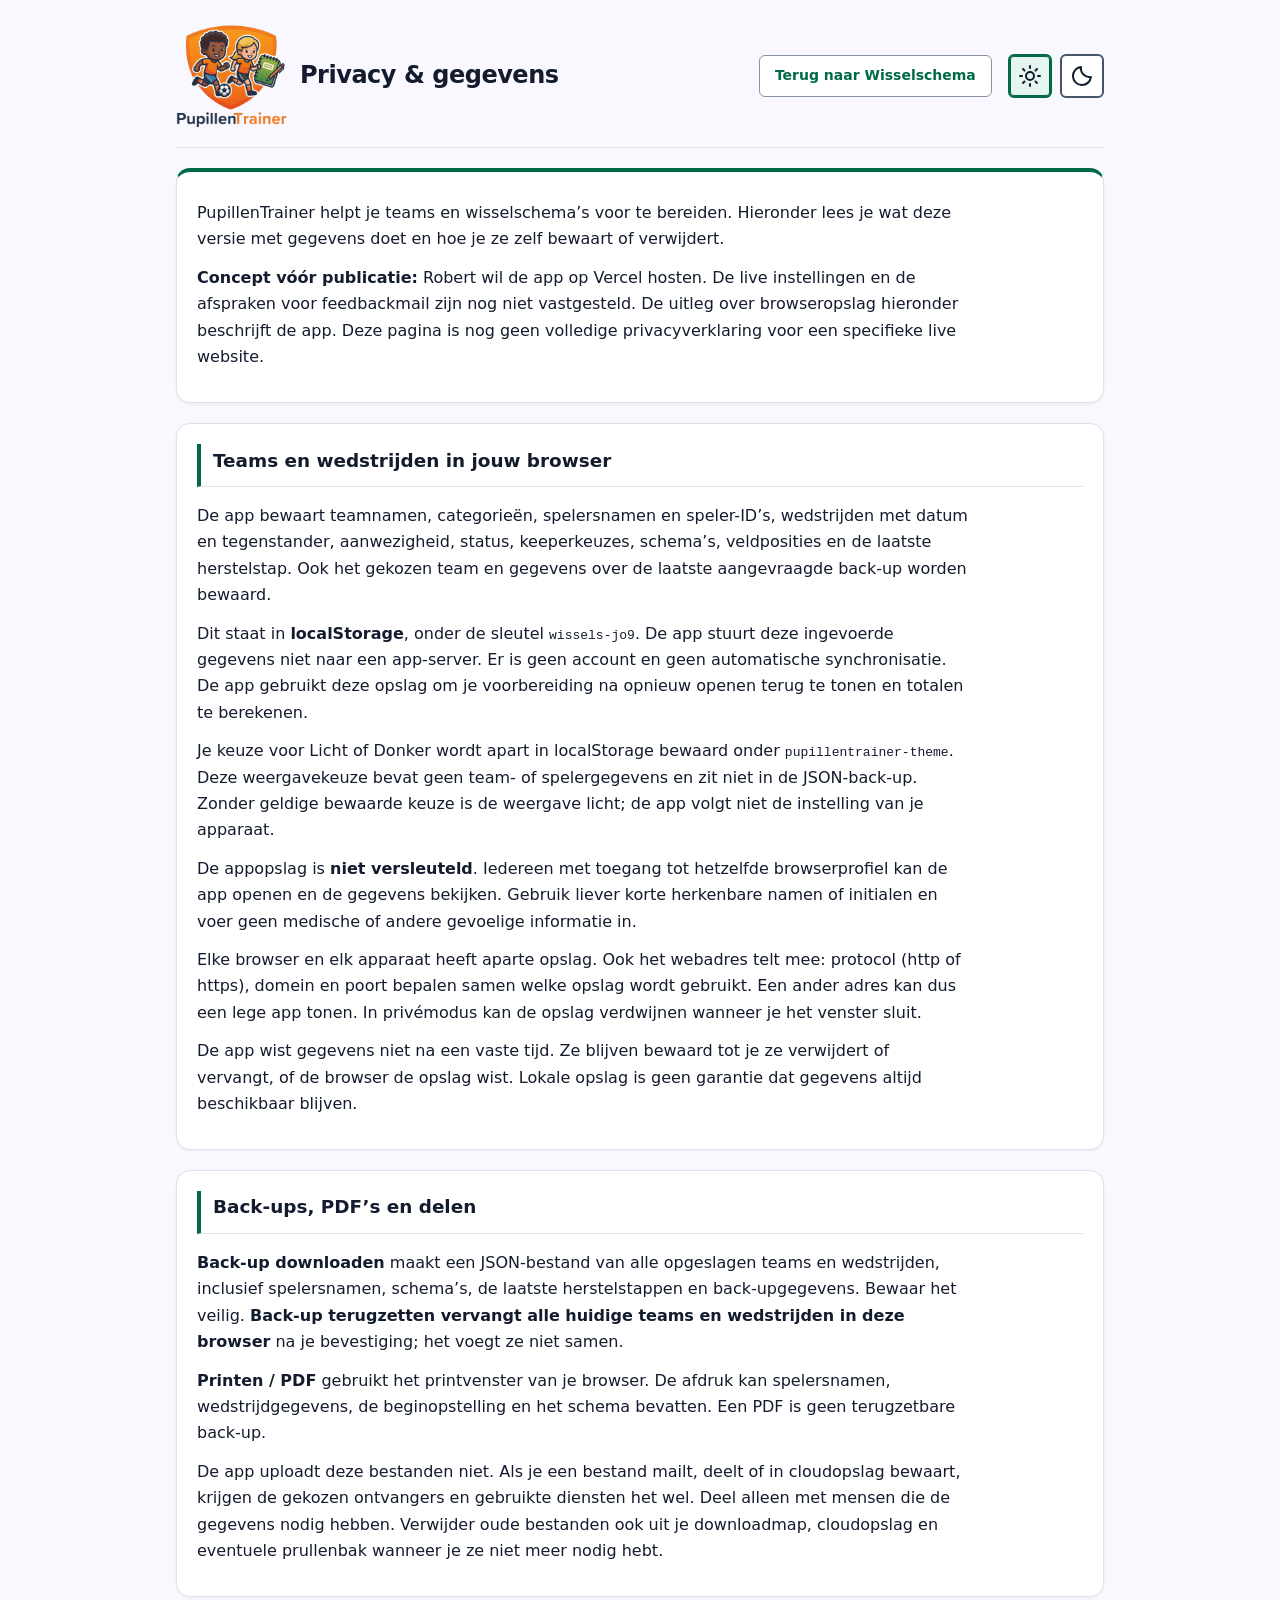
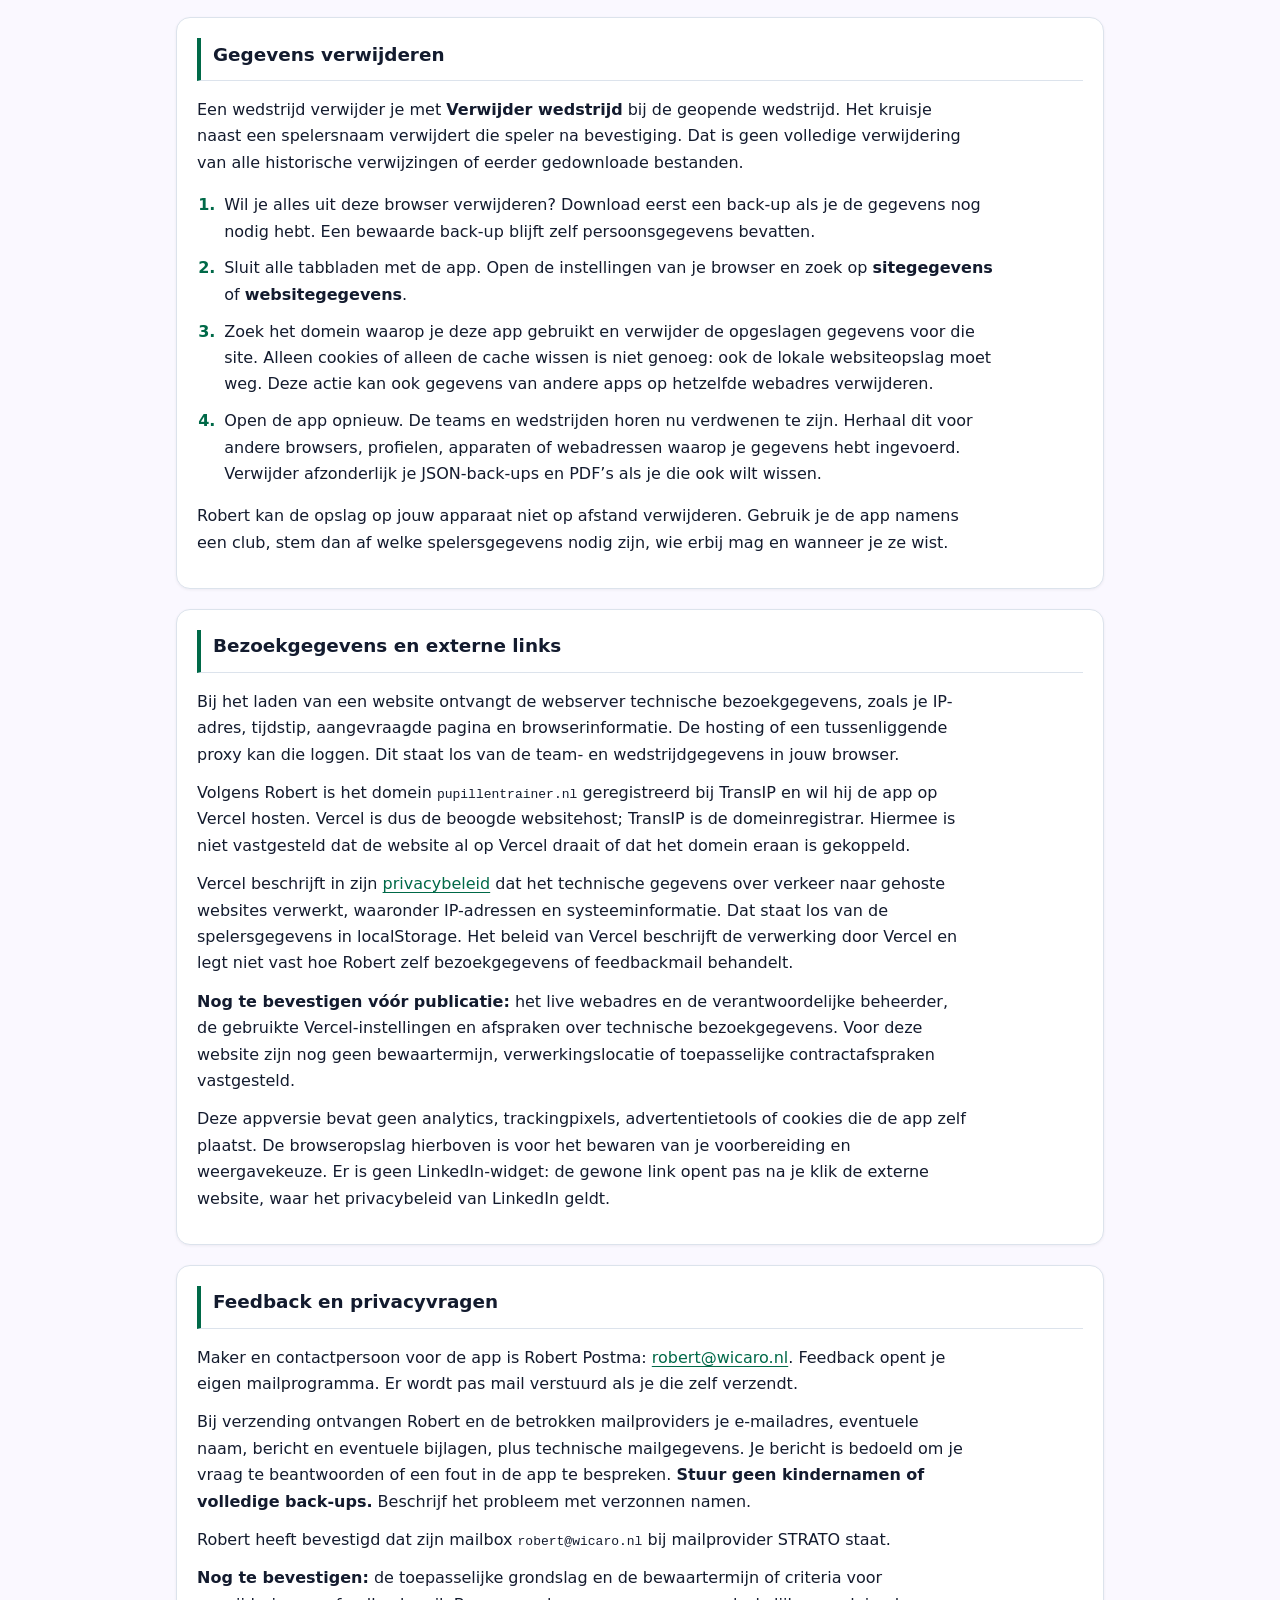
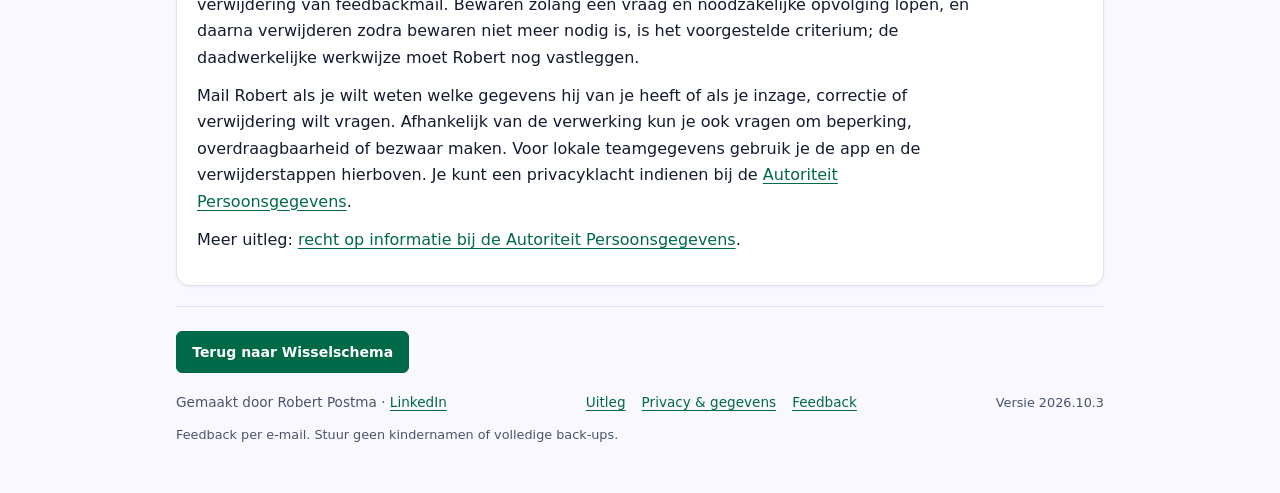
<file: privacy.html>
<!doctype html>
<html lang="nl">
<head>
<meta charset="utf-8">
<meta name="viewport" content="width=device-width, initial-scale=1">
<title>Privacy &amp; gegevens: PupillenTrainer</title>
<script src="theme.js"></script>
<style>
  :root {
    --primary: #006948;
    --primary-hover: #005137;
    --primary-light: #e6f5ef;
    --secondary: #006398;
    --surface: #faf8ff;
    --card: #ffffff;
    --subtle: #f2f3f8;
    --text: #131b2e;
    --muted: #475569;
    --border: #dce3ec;
    --control-border: #8593a5;
    --error: #ba1a1a;
    --radius: 14px;
    --shadow: 0 1px 3px rgb(15 23 42 / 6%);
  }
  * { box-sizing: border-box }
  [hidden] { display: none !important }
  body { font-family: system-ui, -apple-system, BlinkMacSystemFont, "Segoe UI", sans-serif; max-width: 960px; margin: 0 auto; padding: 1.5rem 1rem 3rem; background: var(--surface); color: var(--text); line-height: 1.5; -webkit-font-smoothing: antialiased }
  h1 { font-size: 1.5rem; letter-spacing: -.02em; line-height: 1.3; margin: 0; min-width: 0; overflow-wrap: anywhere }
  h2 { font-size: 1.1rem; line-height: 1.4; margin: 0 0 1rem; font-weight: 650 }
  section, .intro { background: var(--card); border: 1px solid var(--border); border-radius: var(--radius); padding: 1.25rem; margin-bottom: 1.25rem; box-shadow: var(--shadow); min-width: 0 }
  a { color: var(--primary); text-underline-offset: .2em }
  button, .button, .app-header nav a { font-family: inherit; font-size: .875rem; font-weight: 600; line-height: 1.4; display: inline-flex; align-items: center; justify-content: center; padding: .55rem .95rem; min-height: 42px; max-width: 100%; border: 1px solid var(--primary); background: var(--primary); color: #fff; border-radius: 6px; cursor: pointer; text-decoration: none; overflow-wrap: anywhere }
  button:hover, .button:hover, .app-header nav a:hover { background: var(--primary-hover); border-color: var(--primary-hover) }
  button.alt { background: var(--card); color: var(--muted); border-color: var(--control-border) }
  button.alt:hover { background: var(--subtle); color: var(--text) }
  a:focus-visible, button:focus-visible, input:focus-visible, select:focus-visible { outline: 3px solid var(--secondary); outline-offset: 3px }
  button:disabled, input:disabled, select:disabled { opacity: .5; cursor: not-allowed }
  header { display: flex; flex-wrap: wrap; align-items: center; justify-content: space-between; gap: 1rem; border-bottom: 1px solid var(--border); padding-bottom: 1.25rem; margin-bottom: 1.25rem }
  header p { margin: 0 }
  .brand { display: flex; align-items: center; gap: .75rem; min-width: 0; max-width: 100% }
  .brand img { width: 112px; height: 103px; object-fit: contain; flex-shrink: 0; border: 0; border-radius: 0; pointer-events: none }
  small { font-size: .85rem; color: var(--muted) }
  @media (max-width: 600px) {
    body { padding: .75rem .5rem 2rem }
    h1 { font-size: 1.3rem }
    .brand img { width: 96px; height: 89px }
    section, .intro { padding: 1rem .75rem; margin-bottom: 1rem; border-radius: 10px }
    header { gap: .75rem; padding-bottom: 1rem; margin-bottom: 1rem }
  }
  body { line-height: 1.65; overflow-wrap: anywhere }
  header .brand { flex: 1 1 22rem; order: -1 }
  header .button { background: #fff; color: var(--primary); border-color: var(--control-border) }
  header .button:hover { background: var(--primary-light) }
  main > .intro:first-child { border-top: 4px solid var(--primary); padding-top: 1rem }
  p, li { max-width: 76ch }
  p { margin: .75rem 0 }
  section { scroll-margin-top: 1rem }
  section > h2 { padding: .2rem 0 .8rem .75rem; border-left: 4px solid var(--primary); border-bottom: 1px solid var(--border); font-size: 1.15rem }
  h3 { font-size: 1.05rem; margin: 1.5rem 0 .5rem }
  .warning { border-left: 5px solid #d97706; background: #fffbeb }
  .warning h2 { color: #78350f }
  section.warning { background: #fff; border-left-color: var(--primary) }
  section.warning h2 { color: var(--text) }
  ol, ul { padding-left: 1.5rem }
  li { margin-bottom: .65rem; padding-left: .2rem }
  ol li::marker { color: var(--primary); font-weight: 700 }
  .contents { display: flex; flex-wrap: wrap; gap: .55rem; padding-top: 1rem; margin-top: 1rem; border-top: 1px solid var(--border) }
  .contents a { display: inline-flex; align-items: center; padding: .4rem .8rem; min-height: 40px; border: 1px solid var(--border); border-radius: 999px; background: var(--subtle); color: var(--muted); text-decoration: none; font-size: .85rem; font-weight: 600 }
  .contents a:hover { color: var(--primary); background: var(--primary-light); border-color: #96c6b5 }
  .timing-table { overflow-x: auto }
  .timing-table table { width: 100%; min-width: 680px; border-collapse: collapse; font-size: .9rem }
  .timing-table th, .timing-table td { border: 1px solid var(--border); padding: .5rem; text-align: left; vertical-align: top; overflow-wrap: normal }
  .timing-table th { background: var(--subtle) }
  figure { margin: 1.25rem 0 0; padding: .75rem; background: var(--subtle); border: 1px solid var(--border); border-radius: 10px }
  figure a { display: block; border-radius: 6px }
  img { display: block; max-width: 100%; height: auto; border: 1px solid var(--border); border-radius: 6px }
  figcaption { font-size: .85rem; color: var(--muted); margin-top: .65rem }
  footer { border-top: 1px solid var(--border); padding-top: .5rem }
  .creator-credit { margin: .75rem auto; color: var(--muted); font-size: .85rem; text-align: center }
  @media (max-width: 600px) { figure { padding: .4rem } section > h2 { font-size: 1.05rem } }
  @media print { body { background: #fff; max-width: none } header, footer, .contents { display: none } section, .intro { box-shadow: none } img { max-height: 16cm; width: auto } figure { break-inside: avoid } }
</style>
<link rel="stylesheet" href="footer.css">
<link rel="stylesheet" href="theme.css">
</head>
<body>
<header><p><a class="button" href="index.html">Terug naar Wisselschema</a></p><div class="brand"><img src="assets/branding/logo.webp" alt=""><h1>Privacy &amp; gegevens</h1></div><div class="theme-control" role="group" aria-label="Weergave">
<button type="button" data-theme-choice="light" aria-label="Licht" title="Licht" aria-pressed="true" disabled><svg width="24" height="24" viewBox="0 0 24 24" fill="none" stroke="currentColor" stroke-width="2" stroke-linecap="round" stroke-linejoin="round" aria-hidden="true" focusable="false"><circle cx="12" cy="12" r="4"/><path d="M12 2v2m0 16v2M2 12h2m16 0h2M5 5l1.5 1.5m11 11L19 19M5 19l1.5-1.5m11-11L19 5"/></svg></button>
<button type="button" data-theme-choice="dark" aria-label="Donker" title="Donker" aria-pressed="false" disabled><svg width="24" height="24" viewBox="0 0 24 24" fill="none" stroke="currentColor" stroke-width="2" stroke-linecap="round" stroke-linejoin="round" aria-hidden="true" focusable="false"><path d="M20.9 13.1A9 9 0 0 1 10.9 3.1a9 9 0 1 0 10 10Z"/></svg></button>
</div>
</header>
<main>
<div class="intro"><p>PupillenTrainer helpt je teams en wisselschema’s voor te bereiden. Hieronder lees je wat deze versie met gegevens doet en hoe je ze zelf bewaart of verwijdert.</p><p><strong>Concept vóór publicatie:</strong> Robert wil de app op Vercel hosten. De live instellingen en de afspraken voor feedbackmail zijn nog niet vastgesteld. De uitleg over browseropslag hieronder beschrijft de app. Deze pagina is nog geen volledige privacyverklaring voor een specifieke live website.</p></div>
<section><h2>Teams en wedstrijden in jouw browser</h2>
<p>De app bewaart teamnamen, categorieën, spelersnamen en speler-ID’s, wedstrijden met datum en tegenstander, aanwezigheid, status, keeperkeuzes, schema’s, veldposities en de laatste herstelstap. Ook het gekozen team en gegevens over de laatste aangevraagde back-up worden bewaard.</p>
<p>Dit staat in <strong>localStorage</strong>, onder de sleutel <code>wissels-jo9</code>. De app stuurt deze ingevoerde gegevens niet naar een app-server. Er is geen account en geen automatische synchronisatie. De app gebruikt deze opslag om je voorbereiding na opnieuw openen terug te tonen en totalen te berekenen.</p>
<p>Je keuze voor Licht of Donker wordt apart in localStorage bewaard onder <code>pupillentrainer-theme</code>. Deze weergavekeuze bevat geen team- of spelergegevens en zit niet in de JSON-back-up. Zonder geldige bewaarde keuze is de weergave licht; de app volgt niet de instelling van je apparaat.</p>
<p>De appopslag is <strong>niet versleuteld</strong>. Iedereen met toegang tot hetzelfde browserprofiel kan de app openen en de gegevens bekijken. Gebruik liever korte herkenbare namen of initialen en voer geen medische of andere gevoelige informatie in.</p>
<p>Elke browser en elk apparaat heeft aparte opslag. Ook het webadres telt mee: protocol (http of https), domein en poort bepalen samen welke opslag wordt gebruikt. Een ander adres kan dus een lege app tonen. In privémodus kan de opslag verdwijnen wanneer je het venster sluit.</p>
<p>De app wist gegevens niet na een vaste tijd. Ze blijven bewaard tot je ze verwijdert of vervangt, of de browser de opslag wist. Lokale opslag is geen garantie dat gegevens altijd beschikbaar blijven.</p></section>
<section><h2>Back-ups, PDF’s en delen</h2>
<p><strong>Back-up downloaden</strong> maakt een JSON-bestand van alle opgeslagen teams en wedstrijden, inclusief spelersnamen, schema’s, de laatste herstelstappen en back-upgegevens. Bewaar het veilig. <strong>Back-up terugzetten vervangt alle huidige teams en wedstrijden in deze browser</strong> na je bevestiging; het voegt ze niet samen.</p>
<p><strong>Printen / PDF</strong> gebruikt het printvenster van je browser. De afdruk kan spelersnamen, wedstrijdgegevens, de beginopstelling en het schema bevatten. Een PDF is geen terugzetbare back-up.</p>
<p>De app uploadt deze bestanden niet. Als je een bestand mailt, deelt of in cloudopslag bewaart, krijgen de gekozen ontvangers en gebruikte diensten het wel. Deel alleen met mensen die de gegevens nodig hebben. Verwijder oude bestanden ook uit je downloadmap, cloudopslag en eventuele prullenbak wanneer je ze niet meer nodig hebt.</p></section>
<section><h2>Gegevens verwijderen</h2>
<p>Een wedstrijd verwijder je met <strong>Verwijder wedstrijd</strong> bij de geopende wedstrijd. Het kruisje naast een spelersnaam verwijdert die speler na bevestiging. Dat is geen volledige verwijdering van alle historische verwijzingen of eerder gedownloade bestanden.</p>
<ol><li>Wil je alles uit deze browser verwijderen? Download eerst een back-up als je de gegevens nog nodig hebt. Een bewaarde back-up blijft zelf persoonsgegevens bevatten.</li>
<li>Sluit alle tabbladen met de app. Open de instellingen van je browser en zoek op <strong>sitegegevens</strong> of <strong>websitegegevens</strong>.</li>
<li>Zoek het domein waarop je deze app gebruikt en verwijder de opgeslagen gegevens voor die site. Alleen cookies of alleen de cache wissen is niet genoeg: ook de lokale websiteopslag moet weg. Deze actie kan ook gegevens van andere apps op hetzelfde webadres verwijderen.</li>
<li>Open de app opnieuw. De teams en wedstrijden horen nu verdwenen te zijn. Herhaal dit voor andere browsers, profielen, apparaten of webadressen waarop je gegevens hebt ingevoerd. Verwijder afzonderlijk je JSON-back-ups en PDF’s als je die ook wilt wissen.</li></ol>
<p>Robert kan de opslag op jouw apparaat niet op afstand verwijderen. Gebruik je de app namens een club, stem dan af welke spelersgegevens nodig zijn, wie erbij mag en wanneer je ze wist.</p></section>
<section><h2>Bezoekgegevens en externe links</h2>
<p>Bij het laden van een website ontvangt de webserver technische bezoekgegevens, zoals je IP-adres, tijdstip, aangevraagde pagina en browserinformatie. De hosting of een tussenliggende proxy kan die loggen. Dit staat los van de team- en wedstrijdgegevens in jouw browser.</p>
<p>Volgens Robert is het domein <code>pupillentrainer.nl</code> geregistreerd bij TransIP en wil hij de app op Vercel hosten. Vercel is dus de beoogde websitehost; TransIP is de domeinregistrar. Hiermee is niet vastgesteld dat de website al op Vercel draait of dat het domein eraan is gekoppeld.</p>
<p>Vercel beschrijft in zijn <a href="https://vercel.com/legal/privacy-notice" rel="noreferrer">privacybeleid</a> dat het technische gegevens over verkeer naar gehoste websites verwerkt, waaronder IP-adressen en systeeminformatie. Dat staat los van de spelersgegevens in localStorage. Het beleid van Vercel beschrijft de verwerking door Vercel en legt niet vast hoe Robert zelf bezoekgegevens of feedbackmail behandelt.</p>
<p><strong>Nog te bevestigen vóór publicatie:</strong> het live webadres en de verantwoordelijke beheerder, de gebruikte Vercel-instellingen en afspraken over technische bezoekgegevens. Voor deze website zijn nog geen bewaartermijn, verwerkingslocatie of toepasselijke contractafspraken vastgesteld.</p>
<p>Deze appversie bevat geen analytics, trackingpixels, advertentietools of cookies die de app zelf plaatst. De browseropslag hierboven is voor het bewaren van je voorbereiding en weergavekeuze. Er is geen LinkedIn-widget: de gewone link opent pas na je klik de externe website, waar het privacybeleid van LinkedIn geldt.</p></section>
<section><h2>Feedback en privacyvragen</h2>
<p>Maker en contactpersoon voor de app is Robert Postma: <a href="mailto:robert@wicaro.nl">robert@wicaro.nl</a>. Feedback opent je eigen mailprogramma. Er wordt pas mail verstuurd als je die zelf verzendt.</p>
<p>Bij verzending ontvangen Robert en de betrokken mailproviders je e-mailadres, eventuele naam, bericht en eventuele bijlagen, plus technische mailgegevens. Je bericht is bedoeld om je vraag te beantwoorden of een fout in de app te bespreken. <strong>Stuur geen kindernamen of volledige back-ups.</strong> Beschrijf het probleem met verzonnen namen.</p>
<p>Robert heeft bevestigd dat zijn mailbox <code>robert@wicaro.nl</code> bij mailprovider STRATO staat.</p>
<p><strong>Nog te bevestigen:</strong> de toepasselijke grondslag en de bewaartermijn of criteria voor verwijdering van feedbackmail. Bewaren zolang een vraag en noodzakelijke opvolging lopen, en daarna verwijderen zodra bewaren niet meer nodig is, is het voorgestelde criterium; de daadwerkelijke werkwijze moet Robert nog vastleggen.</p>
<p>Mail Robert als je wilt weten welke gegevens hij van je heeft of als je inzage, correctie of verwijdering wilt vragen. Afhankelijk van de verwerking kun je ook vragen om beperking, overdraagbaarheid of bezwaar maken. Voor lokale teamgegevens gebruik je de app en de verwijderstappen hierboven. Je kunt een privacyklacht indienen bij de <a href="https://autoriteitpersoonsgegevens.nl/een-tip-of-klacht-indienen-bij-de-ap" rel="noreferrer">Autoriteit Persoonsgegevens</a>.</p>
<p>Meer uitleg: <a href="https://www.autoriteitpersoonsgegevens.nl/themas/basis-avg/privacyrechten-avg/recht-op-informatie" rel="noreferrer">recht op informatie bij de Autoriteit Persoonsgegevens</a>.</p></section>
</main>
<footer class="site-footer">
<p><a class="button" href="index.html">Terug naar Wisselschema</a></p>
  <div class="footer-row">
    <p class="creator-credit">Gemaakt door Robert Postma · <a href="https://www.linkedin.com/in/robert-postma-6abb1a79" rel="noreferrer">LinkedIn</a></p>
    <nav aria-label="Footer"><a href="uitleg.html">Uitleg</a><a href="privacy.html">Privacy &amp; gegevens</a><a href="mailto:robert@wicaro.nl">Feedback</a></nav>
    <small title="Release met lichte en donkere weergave">Versie 2026.10.3</small>
  </div>
  <p class="feedback-note">Feedback per e-mail. Stuur geen kindernamen of volledige back-ups.</p>
</footer>
</body>
</html>
</file>
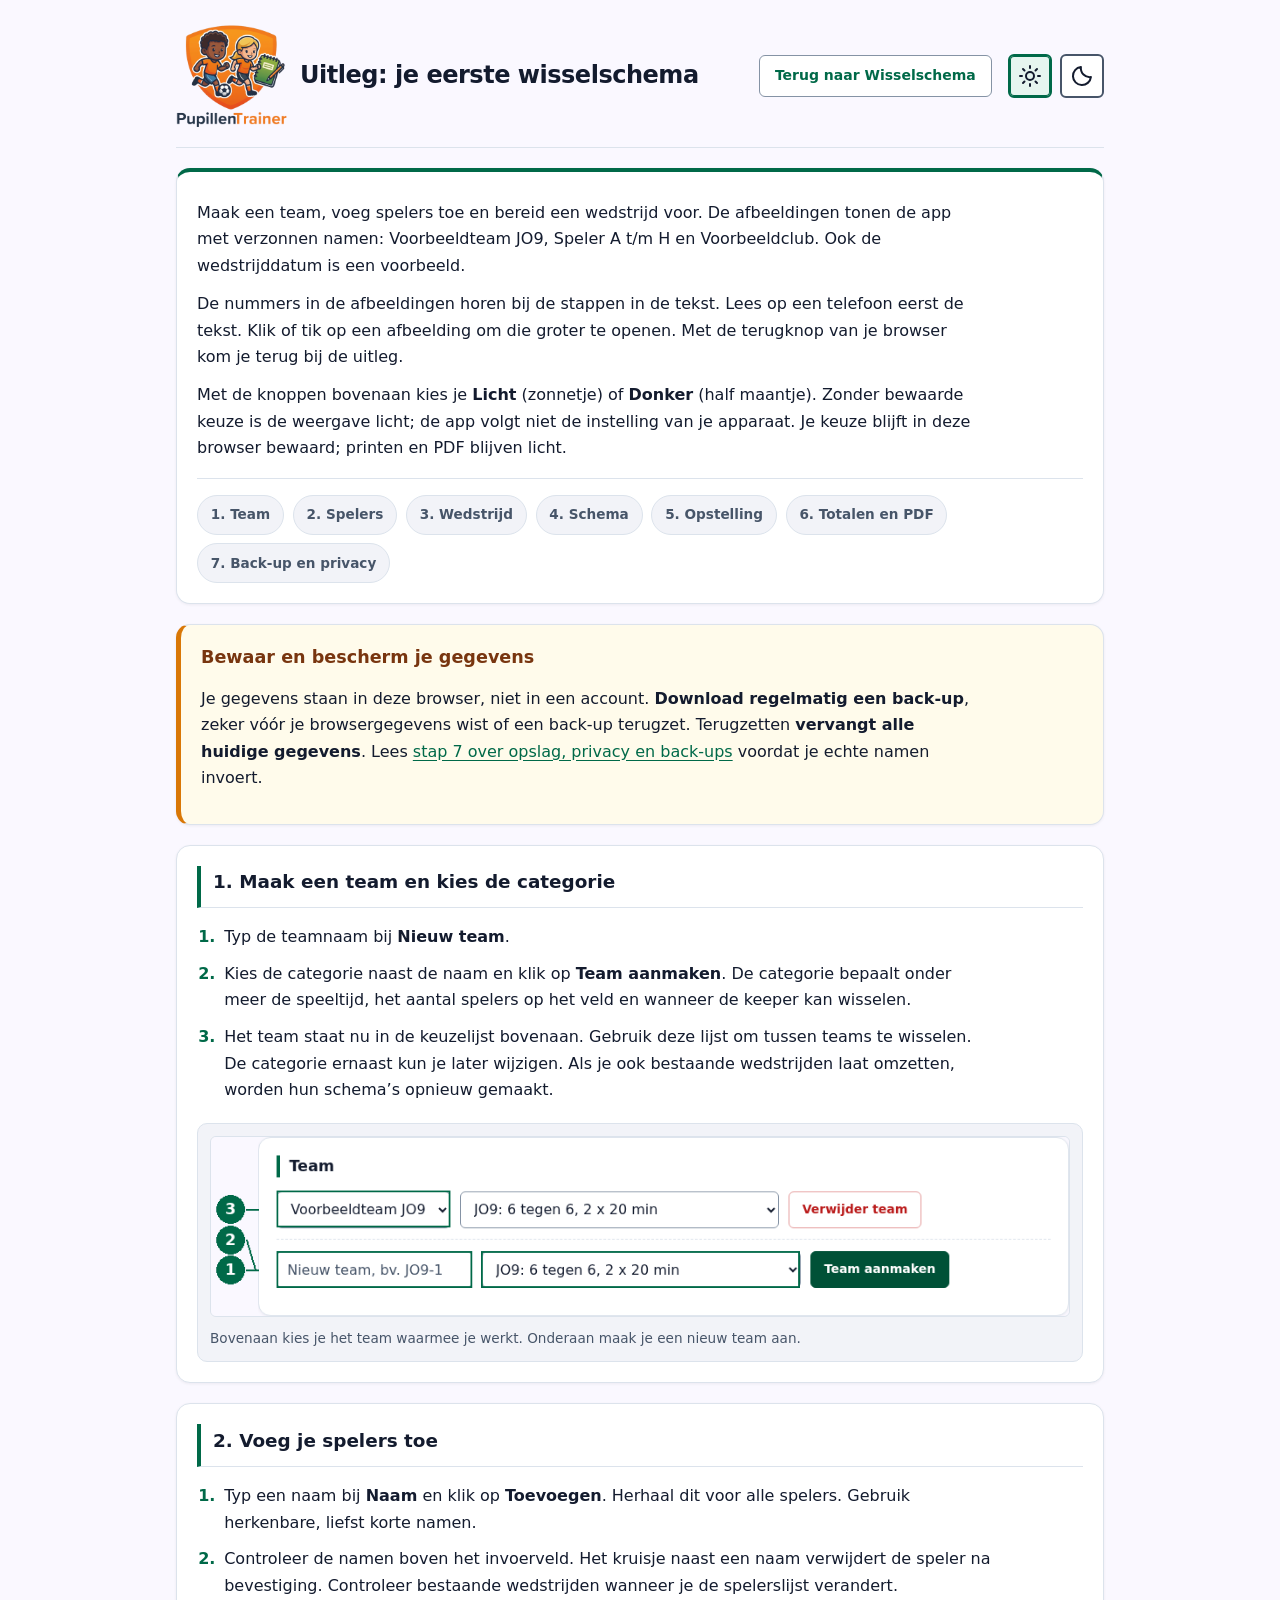
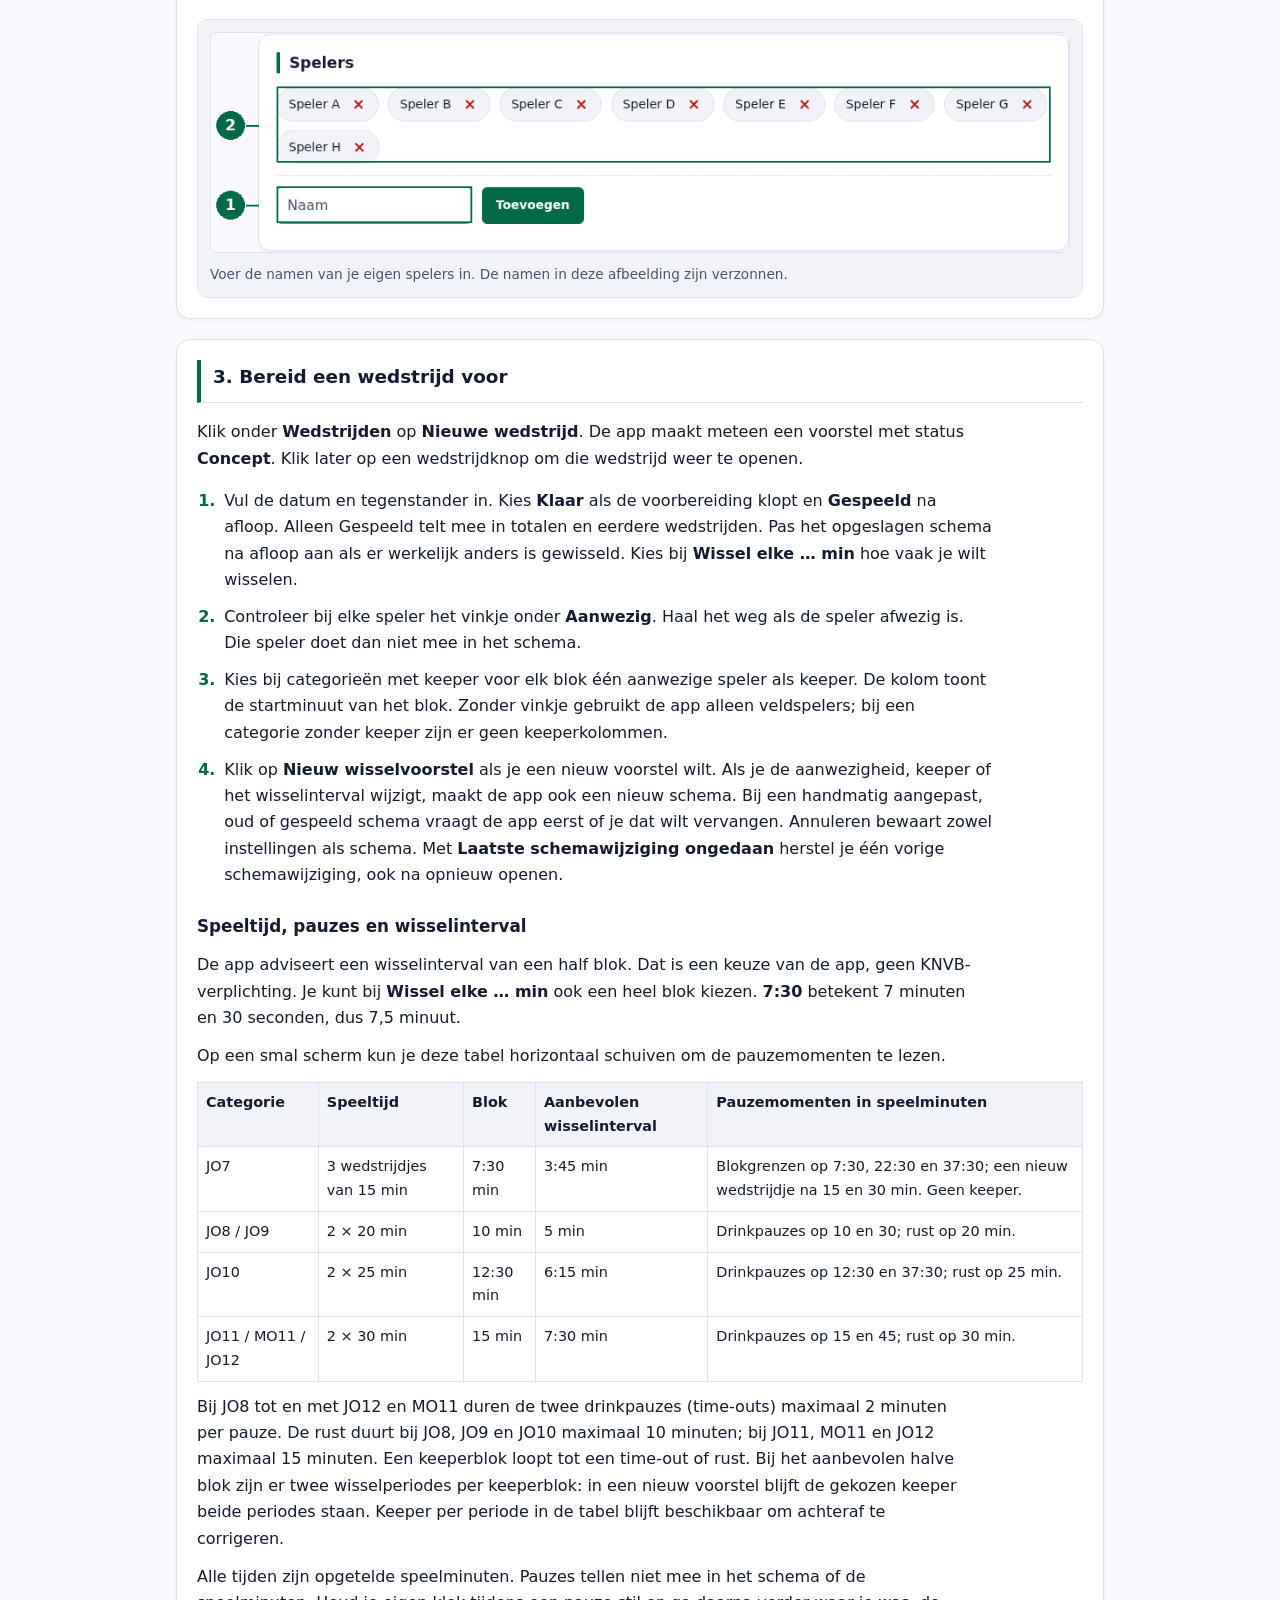
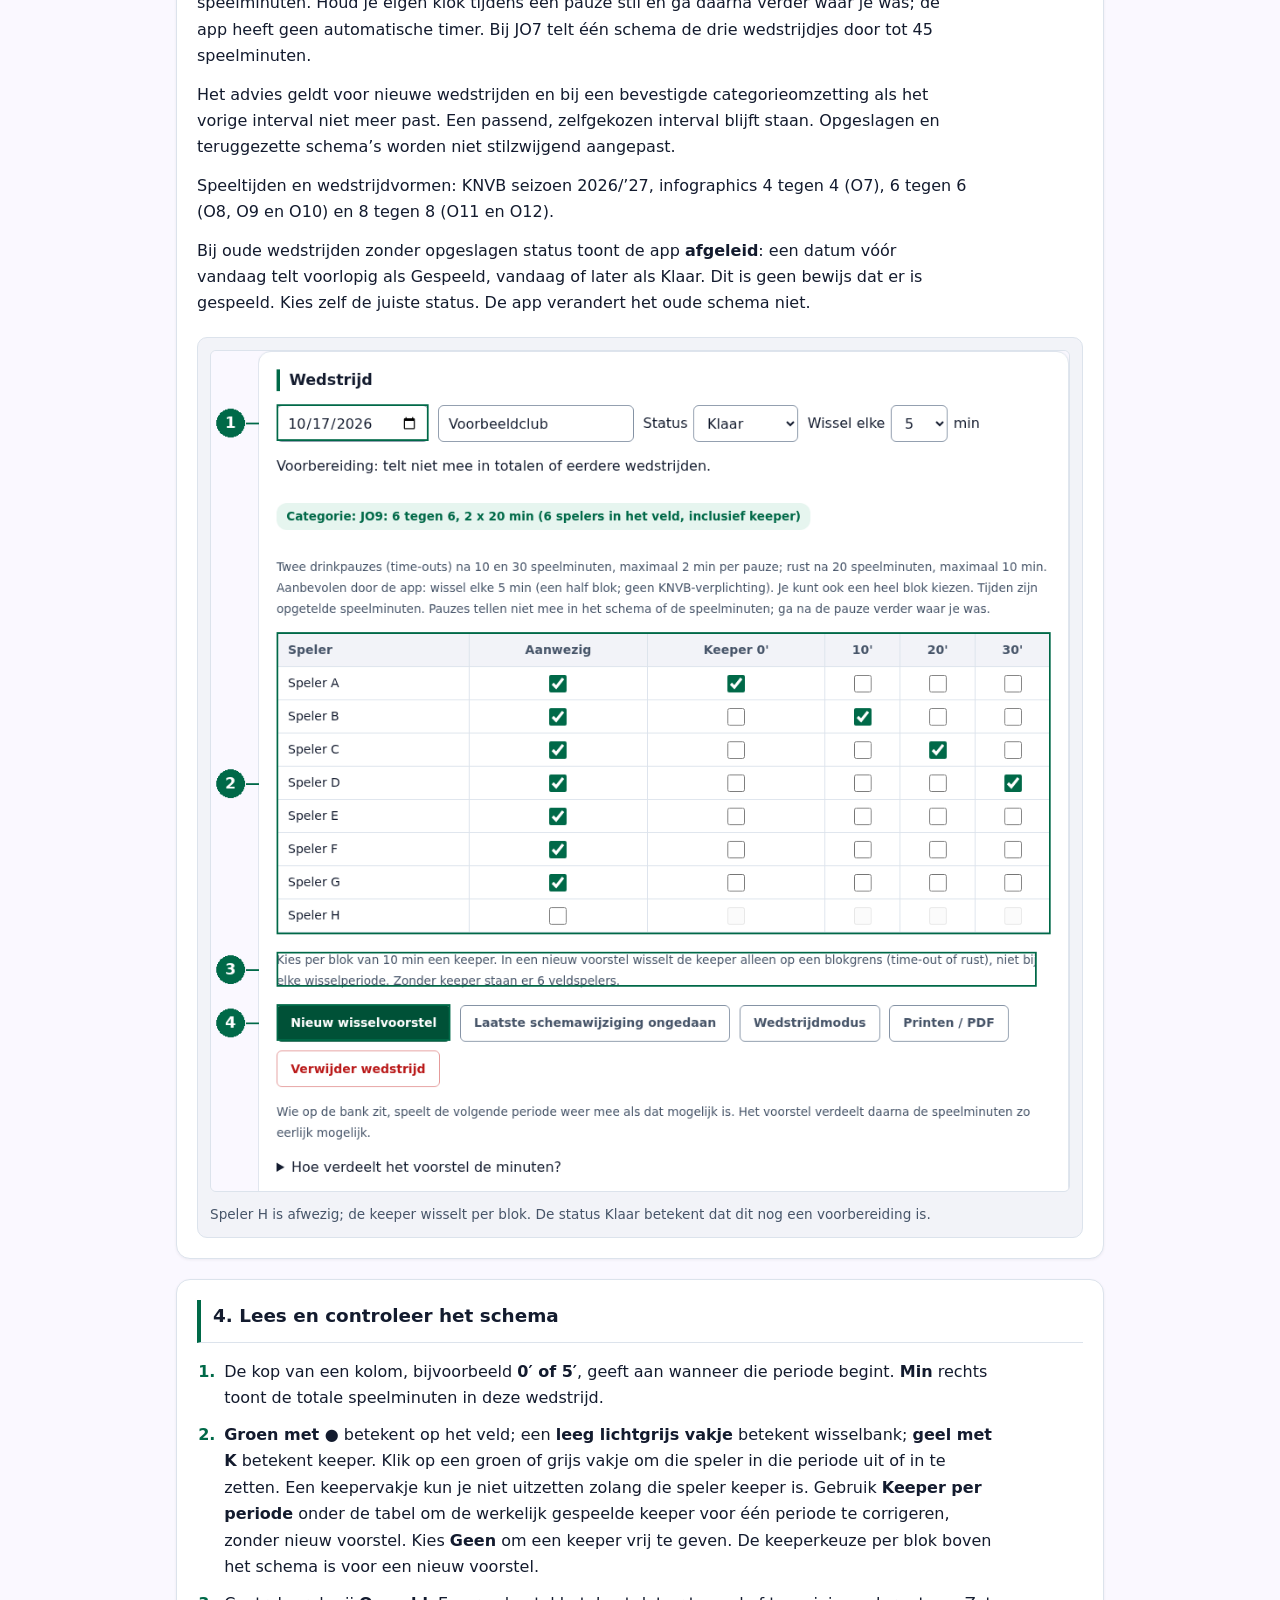
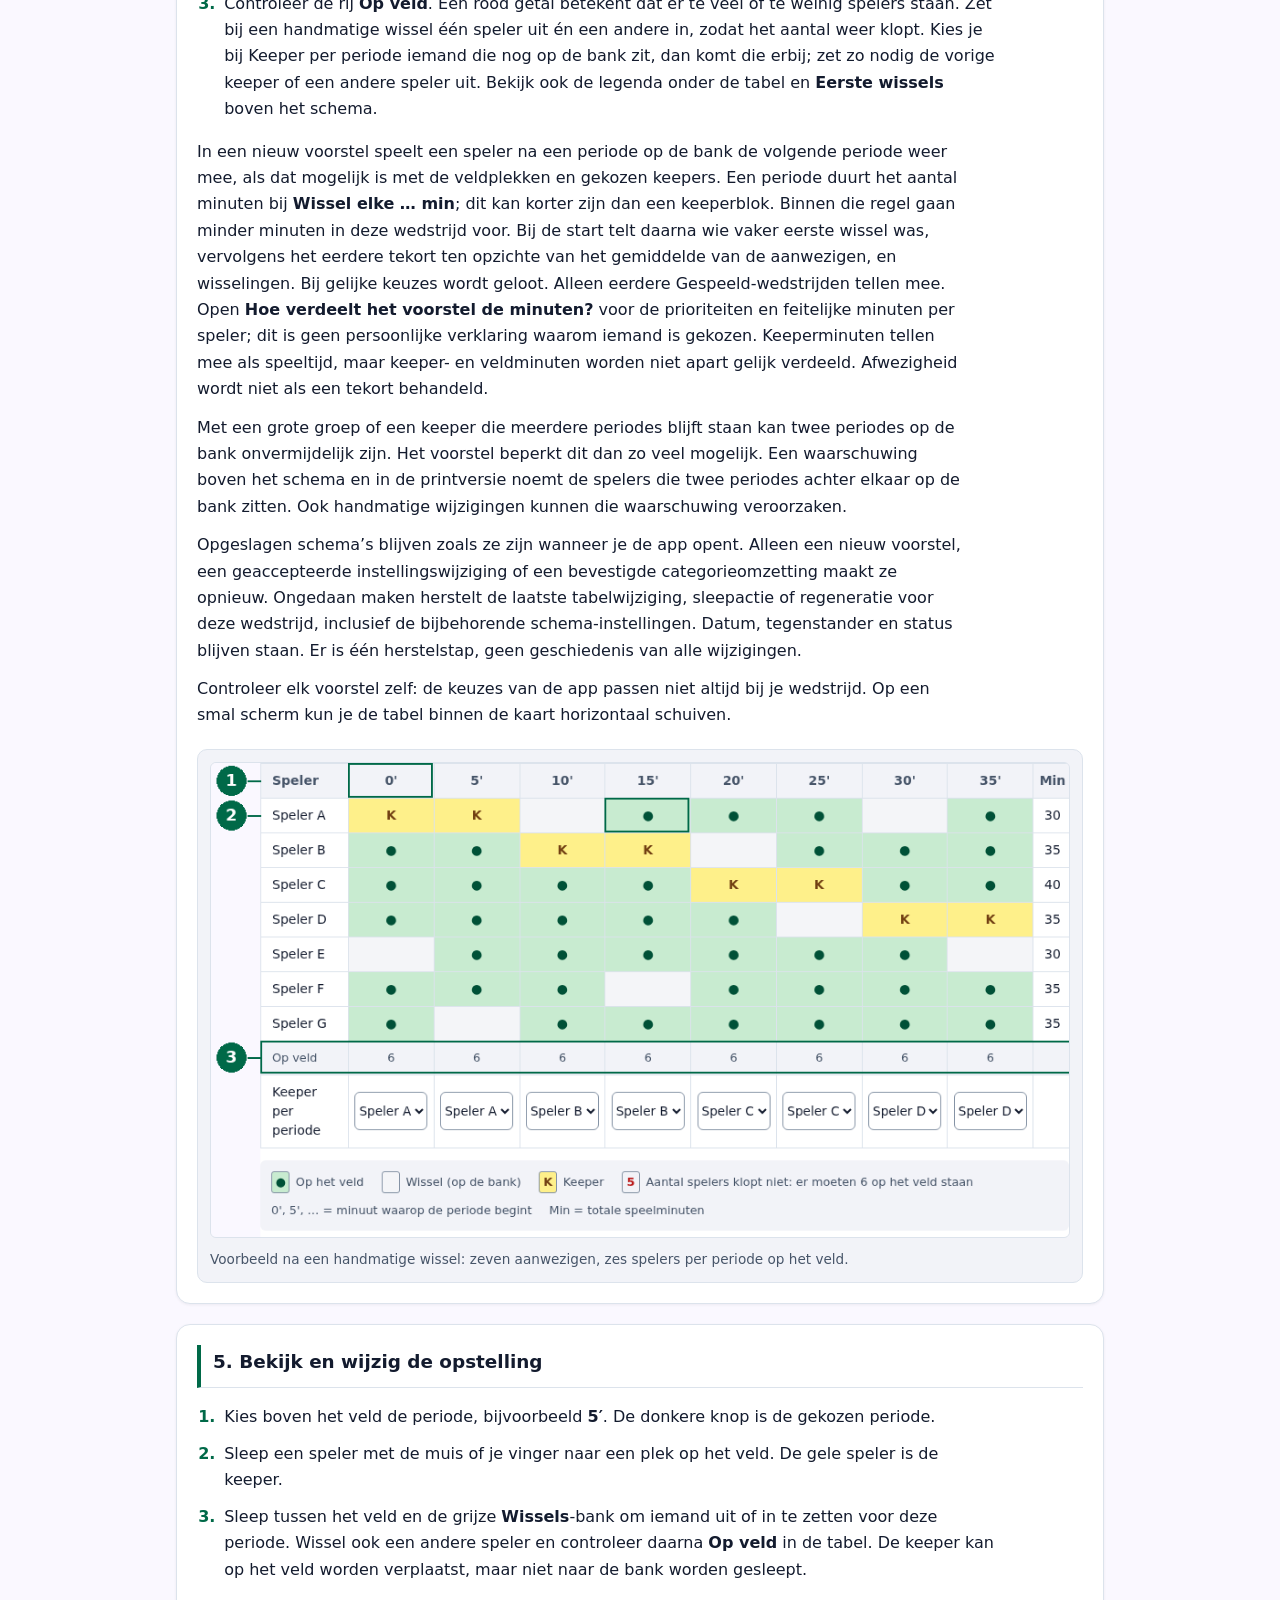
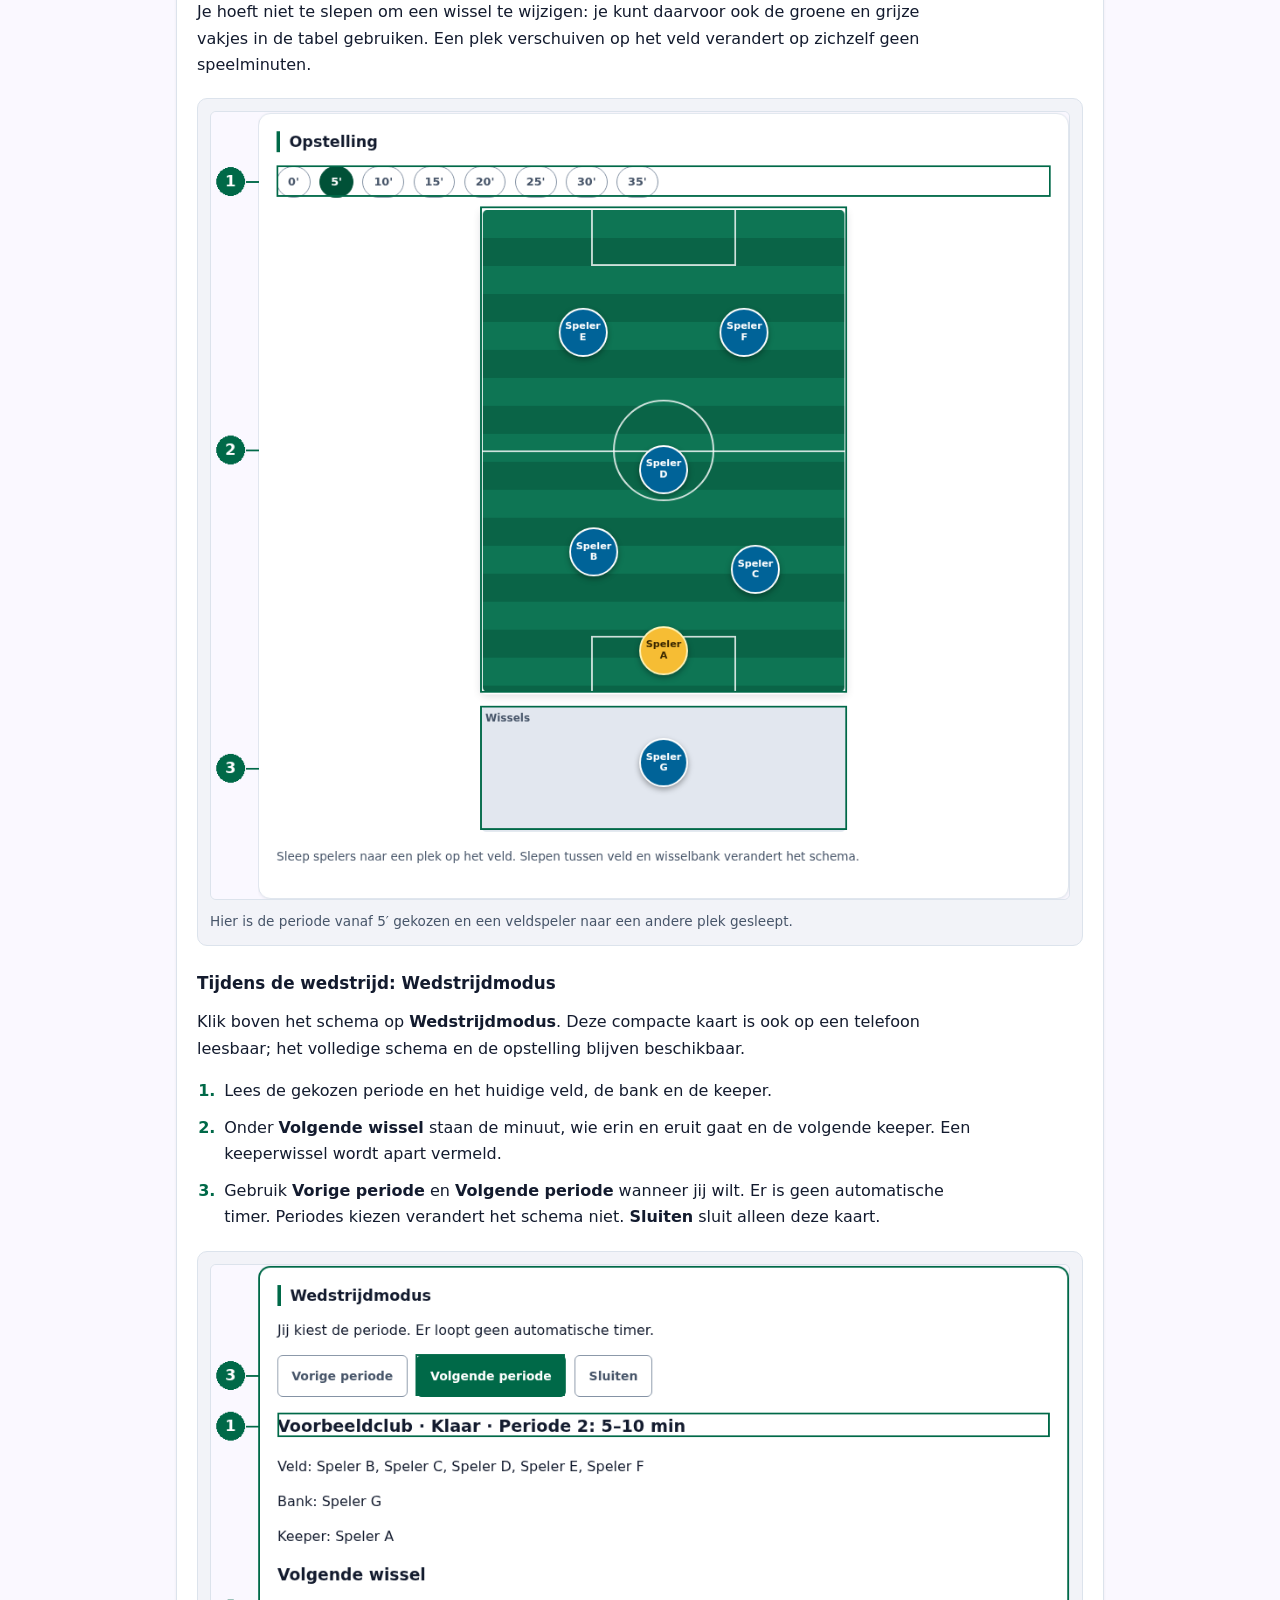
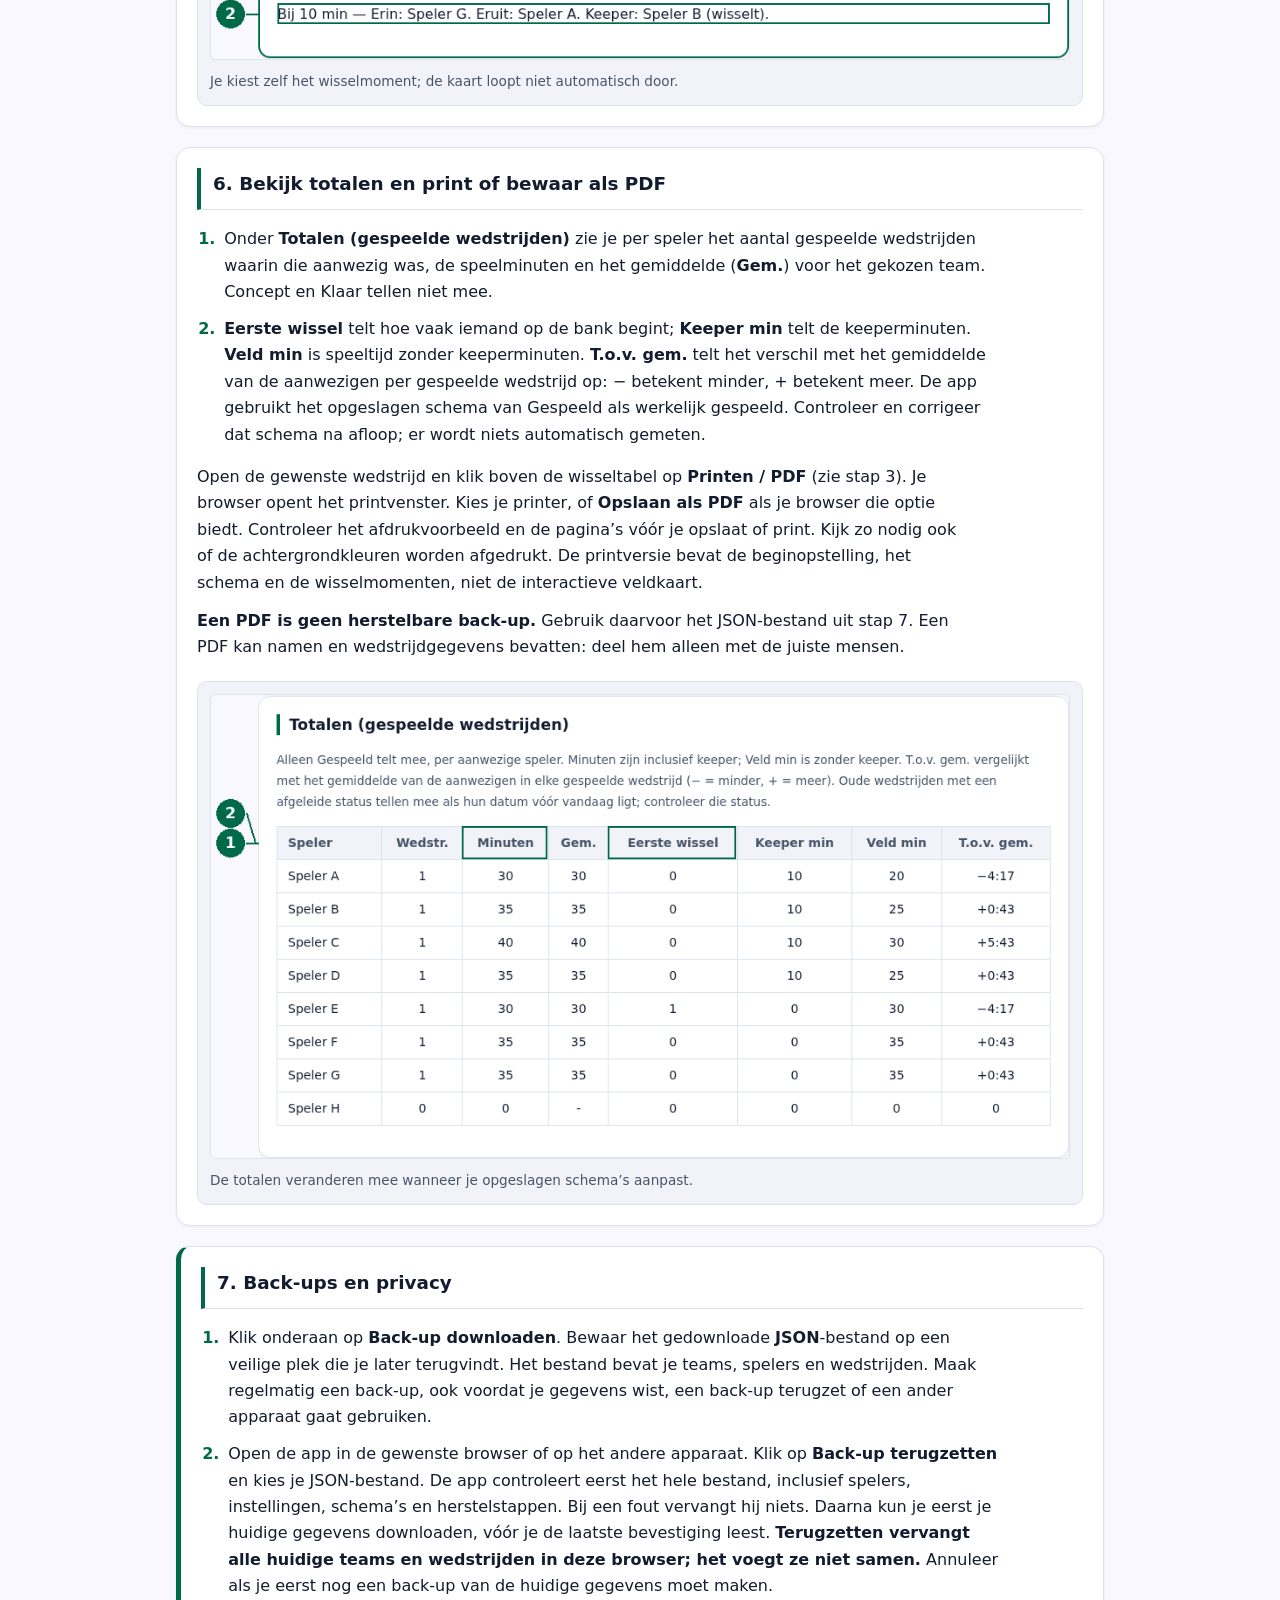
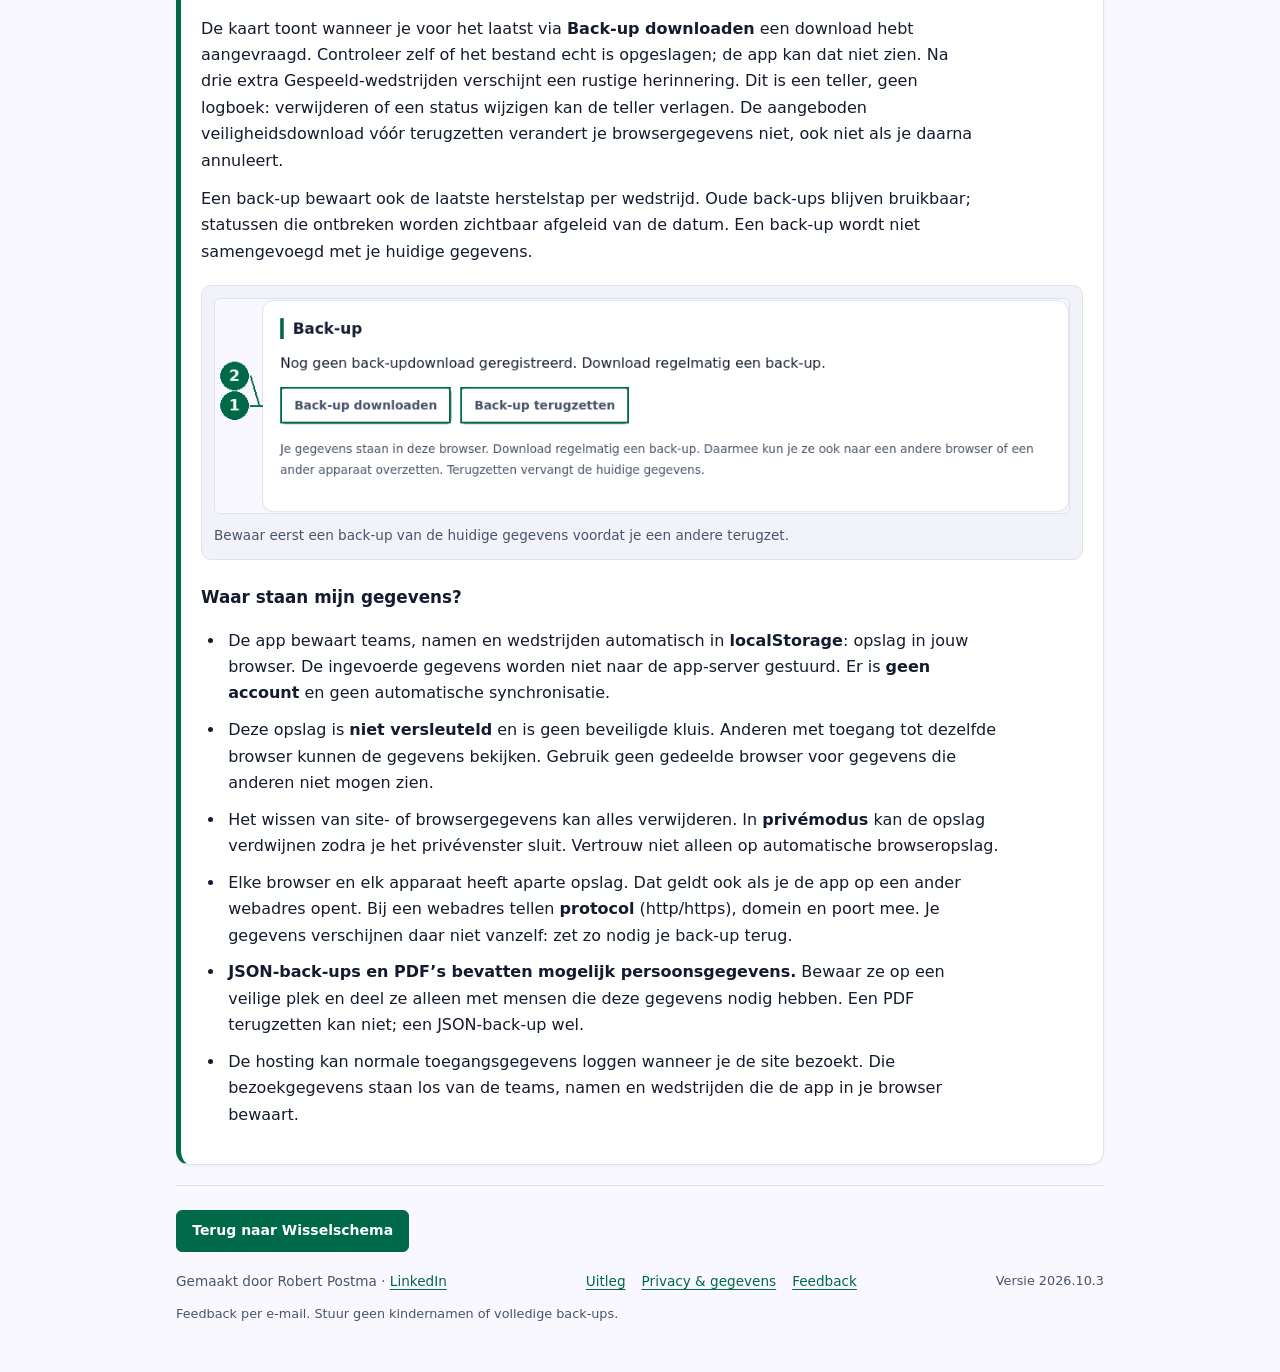
<file: uitleg.html>
<!doctype html>
<html lang="nl">
<head>
<meta charset="utf-8">
<meta name="viewport" content="width=device-width, initial-scale=1">
<title>Uitleg: Wisselschema</title>
<script src="theme.js"></script>
<style>
  :root {
    --primary: #006948;
    --primary-hover: #005137;
    --primary-light: #e6f5ef;
    --secondary: #006398;
    --surface: #faf8ff;
    --card: #ffffff;
    --subtle: #f2f3f8;
    --text: #131b2e;
    --muted: #475569;
    --border: #dce3ec;
    --control-border: #8593a5;
    --error: #ba1a1a;
    --radius: 14px;
    --shadow: 0 1px 3px rgb(15 23 42 / 6%);
  }
  * { box-sizing: border-box }
  [hidden] { display: none !important }
  body { font-family: system-ui, -apple-system, BlinkMacSystemFont, "Segoe UI", sans-serif; max-width: 960px; margin: 0 auto; padding: 1.5rem 1rem 3rem; background: var(--surface); color: var(--text); line-height: 1.5; -webkit-font-smoothing: antialiased }
  h1 { font-size: 1.5rem; letter-spacing: -.02em; line-height: 1.3; margin: 0; min-width: 0; overflow-wrap: anywhere }
  h2 { font-size: 1.1rem; line-height: 1.4; margin: 0 0 1rem; font-weight: 650 }
  section, .intro { background: var(--card); border: 1px solid var(--border); border-radius: var(--radius); padding: 1.25rem; margin-bottom: 1.25rem; box-shadow: var(--shadow); min-width: 0 }
  a { color: var(--primary); text-underline-offset: .2em }
  button, .button, .app-header nav a { font-family: inherit; font-size: .875rem; font-weight: 600; line-height: 1.4; display: inline-flex; align-items: center; justify-content: center; padding: .55rem .95rem; min-height: 42px; max-width: 100%; border: 1px solid var(--primary); background: var(--primary); color: #fff; border-radius: 6px; cursor: pointer; text-decoration: none; overflow-wrap: anywhere }
  button:hover, .button:hover, .app-header nav a:hover { background: var(--primary-hover); border-color: var(--primary-hover) }
  button.alt { background: var(--card); color: var(--muted); border-color: var(--control-border) }
  button.alt:hover { background: var(--subtle); color: var(--text) }
  a:focus-visible, button:focus-visible, input:focus-visible, select:focus-visible { outline: 3px solid var(--secondary); outline-offset: 3px }
  button:disabled, input:disabled, select:disabled { opacity: .5; cursor: not-allowed }
  header { display: flex; flex-wrap: wrap; align-items: center; justify-content: space-between; gap: 1rem; border-bottom: 1px solid var(--border); padding-bottom: 1.25rem; margin-bottom: 1.25rem }
  header p { margin: 0 }
  .brand { display: flex; align-items: center; gap: .75rem; min-width: 0; max-width: 100% }
  .brand img { width: 112px; height: 103px; object-fit: contain; flex-shrink: 0; border: 0; border-radius: 0; pointer-events: none }
  small { font-size: .85rem; color: var(--muted) }
  @media (max-width: 600px) {
    body { padding: .75rem .5rem 2rem }
    h1 { font-size: 1.3rem }
    .brand img { width: 96px; height: 89px }
    section, .intro { padding: 1rem .75rem; margin-bottom: 1rem; border-radius: 10px }
    header { gap: .75rem; padding-bottom: 1rem; margin-bottom: 1rem }
  }
  body { line-height: 1.65; overflow-wrap: anywhere }
  header .brand { flex: 1 1 22rem; order: -1 }
  header .button { background: #fff; color: var(--primary); border-color: var(--control-border) }
  header .button:hover { background: var(--primary-light) }
  main > .intro:first-child { border-top: 4px solid var(--primary); padding-top: 1rem }
  p, li { max-width: 76ch }
  p { margin: .75rem 0 }
  section { scroll-margin-top: 1rem }
  section > h2 { padding: .2rem 0 .8rem .75rem; border-left: 4px solid var(--primary); border-bottom: 1px solid var(--border); font-size: 1.15rem }
  h3 { font-size: 1.05rem; margin: 1.5rem 0 .5rem }
  .warning { border-left: 5px solid #d97706; background: #fffbeb }
  .warning h2 { color: #78350f }
  section.warning { background: #fff; border-left-color: var(--primary) }
  section.warning h2 { color: var(--text) }
  ol, ul { padding-left: 1.5rem }
  li { margin-bottom: .65rem; padding-left: .2rem }
  ol li::marker { color: var(--primary); font-weight: 700 }
  .contents { display: flex; flex-wrap: wrap; gap: .55rem; padding-top: 1rem; margin-top: 1rem; border-top: 1px solid var(--border) }
  .contents a { display: inline-flex; align-items: center; padding: .4rem .8rem; min-height: 40px; border: 1px solid var(--border); border-radius: 999px; background: var(--subtle); color: var(--muted); text-decoration: none; font-size: .85rem; font-weight: 600 }
  .contents a:hover { color: var(--primary); background: var(--primary-light); border-color: #96c6b5 }
  .timing-table { overflow-x: auto }
  .timing-table table { width: 100%; min-width: 680px; border-collapse: collapse; font-size: .9rem }
  .timing-table th, .timing-table td { border: 1px solid var(--border); padding: .5rem; text-align: left; vertical-align: top; overflow-wrap: normal }
  .timing-table th { background: var(--subtle) }
  figure { margin: 1.25rem 0 0; padding: .75rem; background: var(--subtle); border: 1px solid var(--border); border-radius: 10px }
  figure a { display: block; border-radius: 6px }
  img { display: block; max-width: 100%; height: auto; border: 1px solid var(--border); border-radius: 6px }
  figcaption { font-size: .85rem; color: var(--muted); margin-top: .65rem }
  footer { border-top: 1px solid var(--border); padding-top: .5rem }
  .creator-credit { margin: .75rem auto; color: var(--muted); font-size: .85rem; text-align: center }
  @media (max-width: 600px) { figure { padding: .4rem } section > h2 { font-size: 1.05rem } }
  @media print { body { background: #fff; max-width: none } header, footer, .contents { display: none } section, .intro { box-shadow: none } img { max-height: 16cm; width: auto } figure { break-inside: avoid } }
</style>
<link rel="stylesheet" href="footer.css">
<link rel="stylesheet" href="theme.css">
</head>
<body>
<header>
<p><a class="button" href="index.html">Terug naar Wisselschema</a></p>
<div class="brand"><img src="assets/branding/logo.webp" alt=""><h1>Uitleg: je eerste wisselschema</h1></div>
<div class="theme-control" role="group" aria-label="Weergave">
<button type="button" data-theme-choice="light" aria-label="Licht" title="Licht" aria-pressed="true" disabled><svg width="24" height="24" viewBox="0 0 24 24" fill="none" stroke="currentColor" stroke-width="2" stroke-linecap="round" stroke-linejoin="round" aria-hidden="true" focusable="false"><circle cx="12" cy="12" r="4"/><path d="M12 2v2m0 16v2M2 12h2m16 0h2M5 5l1.5 1.5m11 11L19 19M5 19l1.5-1.5m11-11L19 5"/></svg></button>
<button type="button" data-theme-choice="dark" aria-label="Donker" title="Donker" aria-pressed="false" disabled><svg width="24" height="24" viewBox="0 0 24 24" fill="none" stroke="currentColor" stroke-width="2" stroke-linecap="round" stroke-linejoin="round" aria-hidden="true" focusable="false"><path d="M20.9 13.1A9 9 0 0 1 10.9 3.1a9 9 0 1 0 10 10Z"/></svg></button>
</div>
</header>
<main>
<div class="intro">
<p>Maak een team, voeg spelers toe en bereid een wedstrijd voor. De afbeeldingen tonen de app met verzonnen namen: Voorbeeldteam JO9, Speler A t/m H en Voorbeeldclub. Ook de wedstrijddatum is een voorbeeld.</p>
<p>De nummers in de afbeeldingen horen bij de stappen in de tekst. Lees op een telefoon eerst de tekst. Klik of tik op een afbeelding om die groter te openen. Met de terugknop van je browser kom je terug bij de uitleg.</p>
<p>Met de knoppen bovenaan kies je <strong>Licht</strong> (zonnetje) of <strong>Donker</strong> (half maantje). Zonder bewaarde keuze is de weergave licht; de app volgt niet de instelling van je apparaat. Je keuze blijft in deze browser bewaard; printen en PDF blijven licht.</p>
<nav class="contents" aria-label="Stappen in deze uitleg">
<a href="#stap-1">1. Team</a><a href="#stap-2">2. Spelers</a><a href="#stap-3">3. Wedstrijd</a><a href="#stap-4">4. Schema</a><a href="#stap-5">5. Opstelling</a><a href="#stap-6">6. Totalen en PDF</a><a href="#stap-7">7. Back-up en privacy</a>
</nav>
</div>
<aside class="intro warning" aria-labelledby="bewaren">
<h2 id="bewaren">Bewaar en bescherm je gegevens</h2>
<p>Je gegevens staan in deze browser, niet in een account. <strong>Download regelmatig een back-up</strong>, zeker vóór je browsergegevens wist of een back-up terugzet. Terugzetten <strong>vervangt alle huidige gegevens</strong>. Lees <a href="#stap-7">stap 7 over opslag, privacy en back-ups</a> voordat je echte namen invoert.</p>
</aside>
<section id="stap-1">
<h2>1. Maak een team en kies de categorie</h2>
<ol>
<li>Typ de teamnaam bij <strong>Nieuw team</strong>.</li>
<li>Kies de categorie naast de naam en klik op <strong>Team aanmaken</strong>. De categorie bepaalt onder meer de speeltijd, het aantal spelers op het veld en wanneer de keeper kan wisselen.</li>
<li>Het team staat nu in de keuzelijst bovenaan. Gebruik deze lijst om tussen teams te wisselen. De categorie ernaast kun je later wijzigen. Als je ook bestaande wedstrijden laat omzetten, worden hun schema’s opnieuw gemaakt.</li>
</ol>
<figure><a href="assets/manual/01-team.png"><img src="assets/manual/01-team.png" alt="Teamkaart: 1 nieuw team invullen, 2 categorie kiezen, 3 het aangemaakte voorbeeldteam selecteren."></a><figcaption>Bovenaan kies je het team waarmee je werkt. Onderaan maak je een nieuw team aan.</figcaption></figure>
</section>
<section id="stap-2">
<h2>2. Voeg je spelers toe</h2>
<ol>
<li>Typ een naam bij <strong>Naam</strong> en klik op <strong>Toevoegen</strong>. Herhaal dit voor alle spelers. Gebruik herkenbare, liefst korte namen.</li>
<li>Controleer de namen boven het invoerveld. Het kruisje naast een naam verwijdert de speler na bevestiging. Controleer bestaande wedstrijden wanneer je de spelerslijst verandert.</li>
</ol>
<figure><a href="assets/manual/02-spelers.png"><img src="assets/manual/02-spelers.png" alt="Spelerskaart met acht verzonnen spelers: 1 een naam toevoegen, 2 de toegevoegde namen controleren."></a><figcaption>Voer de namen van je eigen spelers in. De namen in deze afbeelding zijn verzonnen.</figcaption></figure>
</section>
<section id="stap-3">
<h2>3. Bereid een wedstrijd voor</h2>
<p>Klik onder <strong>Wedstrijden</strong> op <strong>Nieuwe wedstrijd</strong>. De app maakt meteen een voorstel met status <strong>Concept</strong>. Klik later op een wedstrijdknop om die wedstrijd weer te openen.</p>
<ol>
<li>Vul de datum en tegenstander in. Kies <strong>Klaar</strong> als de voorbereiding klopt en <strong>Gespeeld</strong> na afloop. Alleen Gespeeld telt mee in totalen en eerdere wedstrijden. Pas het opgeslagen schema na afloop aan als er werkelijk anders is gewisseld. Kies bij <strong>Wissel elke … min</strong> hoe vaak je wilt wisselen.</li>
<li>Controleer bij elke speler het vinkje onder <strong>Aanwezig</strong>. Haal het weg als de speler afwezig is. Die speler doet dan niet mee in het schema.</li>
<li>Kies bij categorieën met keeper voor elk blok één aanwezige speler als keeper. De kolom toont de startminuut van het blok. Zonder vinkje gebruikt de app alleen veldspelers; bij een categorie zonder keeper zijn er geen keeperkolommen.</li>
<li>Klik op <strong>Nieuw wisselvoorstel</strong> als je een nieuw voorstel wilt. Als je de aanwezigheid, keeper of het wisselinterval wijzigt, maakt de app ook een nieuw schema. Bij een handmatig aangepast, oud of gespeeld schema vraagt de app eerst of je dat wilt vervangen. Annuleren bewaart zowel instellingen als schema. Met <strong>Laatste schemawijziging ongedaan</strong> herstel je één vorige schemawijziging, ook na opnieuw openen.</li>
</ol>
<h3>Speeltijd, pauzes en wisselinterval</h3>
<p>De app adviseert een wisselinterval van een half blok. Dat is een keuze van de app, geen KNVB-verplichting. Je kunt bij <strong>Wissel elke … min</strong> ook een heel blok kiezen. <strong>7:30</strong> betekent 7 minuten en 30 seconden, dus 7,5 minuut.</p>
<p>Op een smal scherm kun je deze tabel horizontaal schuiven om de pauzemomenten te lezen.</p>
<div class="timing-table" role="region" aria-label="Speeltijden per categorie" tabindex="0"><table>
<thead><tr><th>Categorie</th><th>Speeltijd</th><th>Blok</th><th>Aanbevolen wisselinterval</th><th>Pauzemomenten in speelminuten</th></tr></thead>
<tbody>
<tr><td>JO7</td><td>3 wedstrijdjes van 15 min</td><td>7:30 min</td><td>3:45 min</td><td>Blokgrenzen op 7:30, 22:30 en 37:30; een nieuw wedstrijdje na 15 en 30 min. Geen keeper.</td></tr>
<tr><td>JO8 / JO9</td><td>2 × 20 min</td><td>10 min</td><td>5 min</td><td>Drinkpauzes op 10 en 30; rust op 20 min.</td></tr>
<tr><td>JO10</td><td>2 × 25 min</td><td>12:30 min</td><td>6:15 min</td><td>Drinkpauzes op 12:30 en 37:30; rust op 25 min.</td></tr>
<tr><td>JO11 / MO11 / JO12</td><td>2 × 30 min</td><td>15 min</td><td>7:30 min</td><td>Drinkpauzes op 15 en 45; rust op 30 min.</td></tr>
</tbody>
</table></div>
<p>Bij JO8 tot en met JO12 en MO11 duren de twee drinkpauzes (time-outs) maximaal 2 minuten per pauze. De rust duurt bij JO8, JO9 en JO10 maximaal 10 minuten; bij JO11, MO11 en JO12 maximaal 15 minuten. Een keeperblok loopt tot een time-out of rust. Bij het aanbevolen halve blok zijn er twee wisselperiodes per keeperblok: in een nieuw voorstel blijft de gekozen keeper beide periodes staan. Keeper per periode in de tabel blijft beschikbaar om achteraf te corrigeren.</p>
<p>Alle tijden zijn opgetelde speelminuten. Pauzes tellen niet mee in het schema of de speelminuten. Houd je eigen klok tijdens een pauze stil en ga daarna verder waar je was; de app heeft geen automatische timer. Bij JO7 telt één schema de drie wedstrijdjes door tot 45 speelminuten.</p>
<p>Het advies geldt voor nieuwe wedstrijden en bij een bevestigde categorieomzetting als het vorige interval niet meer past. Een passend, zelfgekozen interval blijft staan. Opgeslagen en teruggezette schema’s worden niet stilzwijgend aangepast.</p>
<p>Speeltijden en wedstrijdvormen: KNVB seizoen 2026/’27, infographics 4 tegen 4 (O7), 6 tegen 6 (O8, O9 en O10) en 8 tegen 8 (O11 en O12).</p>
<p>Bij oude wedstrijden zonder opgeslagen status toont de app <strong>afgeleid</strong>: een datum vóór vandaag telt voorlopig als Gespeeld, vandaag of later als Klaar. Dit is geen bewijs dat er is gespeeld. Kies zelf de juiste status. De app verandert het oude schema niet.</p>
<figure><a href="assets/manual/03-wedstrijd.png"><img src="assets/manual/03-wedstrijd.png" alt="Voorbeeldwedstrijd: 1 datum en tegenstander, 2 aanwezigheid, 3 uitleg keeperblokken, 4 nieuw wisselvoorstel."></a><figcaption>Speler H is afwezig; de keeper wisselt per blok. De status Klaar betekent dat dit nog een voorbereiding is.</figcaption></figure>
</section>
<section id="stap-4">
<h2>4. Lees en controleer het schema</h2>
<ol>
<li>De kop van een kolom, bijvoorbeeld <strong>0′ of 5′</strong>, geeft aan wanneer die periode begint. <strong>Min</strong> rechts toont de totale speelminuten in deze wedstrijd.</li>
<li><strong>Groen met ●</strong> betekent op het veld; een <strong>leeg lichtgrijs vakje</strong> betekent wisselbank; <strong>geel met K</strong> betekent keeper. Klik op een groen of grijs vakje om die speler in die periode uit of in te zetten. Een keepervakje kun je niet uitzetten zolang die speler keeper is. Gebruik <strong>Keeper per periode</strong> onder de tabel om de werkelijk gespeelde keeper voor één periode te corrigeren, zonder nieuw voorstel. Kies <strong>Geen</strong> om een keeper vrij te geven. De keeperkeuze per blok boven het schema is voor een nieuw voorstel.</li>
<li>Controleer de rij <strong>Op veld</strong>. Een rood getal betekent dat er te veel of te weinig spelers staan. Zet bij een handmatige wissel één speler uit én een andere in, zodat het aantal weer klopt. Kies je bij Keeper per periode iemand die nog op de bank zit, dan komt die erbij; zet zo nodig de vorige keeper of een andere speler uit. Bekijk ook de legenda onder de tabel en <strong>Eerste wissels</strong> boven het schema.</li>
</ol>
<p>In een nieuw voorstel speelt een speler na een periode op de bank de volgende periode weer mee, als dat mogelijk is met de veldplekken en gekozen keepers. Een periode duurt het aantal minuten bij <strong>Wissel elke … min</strong>; dit kan korter zijn dan een keeperblok. Binnen die regel gaan minder minuten in deze wedstrijd voor. Bij de start telt daarna wie vaker eerste wissel was, vervolgens het eerdere tekort ten opzichte van het gemiddelde van de aanwezigen, en wisselingen. Bij gelijke keuzes wordt geloot. Alleen eerdere Gespeeld-wedstrijden tellen mee. Open <strong>Hoe verdeelt het voorstel de minuten?</strong> voor de prioriteiten en feitelijke minuten per speler; dit is geen persoonlijke verklaring waarom iemand is gekozen. Keeperminuten tellen mee als speeltijd, maar keeper- en veldminuten worden niet apart gelijk verdeeld. Afwezigheid wordt niet als een tekort behandeld.</p>
<p>Met een grote groep of een keeper die meerdere periodes blijft staan kan twee periodes op de bank onvermijdelijk zijn. Het voorstel beperkt dit dan zo veel mogelijk. Een waarschuwing boven het schema en in de printversie noemt de spelers die twee periodes achter elkaar op de bank zitten. Ook handmatige wijzigingen kunnen die waarschuwing veroorzaken.</p>
<p>Opgeslagen schema’s blijven zoals ze zijn wanneer je de app opent. Alleen een nieuw voorstel, een geaccepteerde instellingswijziging of een bevestigde categorieomzetting maakt ze opnieuw. Ongedaan maken herstelt de laatste tabelwijziging, sleepactie of regeneratie voor deze wedstrijd, inclusief de bijbehorende schema-instellingen. Datum, tegenstander en status blijven staan. Er is één herstelstap, geen geschiedenis van alle wijzigingen.</p>
<p>Controleer elk voorstel zelf: de keuzes van de app passen niet altijd bij je wedstrijd. Op een smal scherm kun je de tabel binnen de kaart horizontaal schuiven.</p>
<figure><a href="assets/manual/04-schema.png"><img src="assets/manual/04-schema.png" alt="Wisseltabel: 1 startminuten van periodes, 2 groene veldvakjes naast lege bankvakjes en gele K, 3 aantal op veld."></a><figcaption>Voorbeeld na een handmatige wissel: zeven aanwezigen, zes spelers per periode op het veld.</figcaption></figure>
</section>
<section id="stap-5">
<h2>5. Bekijk en wijzig de opstelling</h2>
<ol>
<li>Kies boven het veld de periode, bijvoorbeeld <strong>5′</strong>. De donkere knop is de gekozen periode.</li>
<li>Sleep een speler met de muis of je vinger naar een plek op het veld. De gele speler is de keeper.</li>
<li>Sleep tussen het veld en de grijze <strong>Wissels</strong>-bank om iemand uit of in te zetten voor deze periode. Wissel ook een andere speler en controleer daarna <strong>Op veld</strong> in de tabel. De keeper kan op het veld worden verplaatst, maar niet naar de bank worden gesleept.</li>
</ol>
<p>Je hoeft niet te slepen om een wissel te wijzigen: je kunt daarvoor ook de groene en grijze vakjes in de tabel gebruiken. Een plek verschuiven op het veld verandert op zichzelf geen speelminuten.</p>
<figure><a href="assets/manual/05-opstelling.png"><img src="assets/manual/05-opstelling.png" alt="Opstelling bij minuut 5: 1 periodeknoppen, 2 veld met verzonnen spelers en gele keeper, 3 grijze wisselbank."></a><figcaption>Hier is de periode vanaf 5′ gekozen en een veldspeler naar een andere plek gesleept.</figcaption></figure>
<h3>Tijdens de wedstrijd: Wedstrijdmodus</h3>
<p>Klik boven het schema op <strong>Wedstrijdmodus</strong>. Deze compacte kaart is ook op een telefoon leesbaar; het volledige schema en de opstelling blijven beschikbaar.</p>
<ol>
<li>Lees de gekozen periode en het huidige veld, de bank en de keeper.</li>
<li>Onder <strong>Volgende wissel</strong> staan de minuut, wie erin en eruit gaat en de volgende keeper. Een keeperwissel wordt apart vermeld.</li>
<li>Gebruik <strong>Vorige periode</strong> en <strong>Volgende periode</strong> wanneer jij wilt. Er is geen automatische timer. Periodes kiezen verandert het schema niet. <strong>Sluiten</strong> sluit alleen deze kaart.</li>
</ol>
<figure><a href="assets/manual/08-wedstrijdmodus.png"><img src="assets/manual/08-wedstrijdmodus.png" alt="Compacte wedstrijdmodus met verzonnen spelers: 1 huidige periode, 2 volgende wissel met erin, eruit en keeper, 3 handmatig een volgende periode kiezen."></a><figcaption>Je kiest zelf het wisselmoment; de kaart loopt niet automatisch door.</figcaption></figure>
</section>
<section id="stap-6">
<h2>6. Bekijk totalen en print of bewaar als PDF</h2>
<ol>
<li>Onder <strong>Totalen (gespeelde wedstrijden)</strong> zie je per speler het aantal gespeelde wedstrijden waarin die aanwezig was, de speelminuten en het gemiddelde (<strong>Gem.</strong>) voor het gekozen team. Concept en Klaar tellen niet mee.</li>
<li><strong>Eerste wissel</strong> telt hoe vaak iemand op de bank begint; <strong>Keeper min</strong> telt de keeperminuten. <strong>Veld min</strong> is speeltijd zonder keeperminuten. <strong>T.o.v. gem.</strong> telt het verschil met het gemiddelde van de aanwezigen per gespeelde wedstrijd op: − betekent minder, + betekent meer. De app gebruikt het opgeslagen schema van Gespeeld als werkelijk gespeeld. Controleer en corrigeer dat schema na afloop; er wordt niets automatisch gemeten.</li>
</ol>
<p>Open de gewenste wedstrijd en klik boven de wisseltabel op <strong>Printen / PDF</strong> (zie stap 3). Je browser opent het printvenster. Kies je printer, of <strong>Opslaan als PDF</strong> als je browser die optie biedt. Controleer het afdrukvoorbeeld en de pagina’s vóór je opslaat of print. Kijk zo nodig ook of de achtergrondkleuren worden afgedrukt. De printversie bevat de beginopstelling, het schema en de wisselmomenten, niet de interactieve veldkaart.</p>
<p><strong>Een PDF is geen herstelbare back-up.</strong> Gebruik daarvoor het JSON-bestand uit stap 7. Een PDF kan namen en wedstrijdgegevens bevatten: deel hem alleen met de juiste mensen.</p>
<figure><a href="assets/manual/06-totalen.png"><img src="assets/manual/06-totalen.png" alt="Totalen van de verzonnen spelers: 1 speelminuten over wedstrijden, 2 eerste wissels en keeperminuten."></a><figcaption>De totalen veranderen mee wanneer je opgeslagen schema’s aanpast.</figcaption></figure>
</section>
<section id="stap-7" class="warning">
<h2>7. Back-ups en privacy</h2>
<ol>
<li>Klik onderaan op <strong>Back-up downloaden</strong>. Bewaar het gedownloade <strong>JSON</strong>-bestand op een veilige plek die je later terugvindt. Het bestand bevat je teams, spelers en wedstrijden. Maak regelmatig een back-up, ook voordat je gegevens wist, een back-up terugzet of een ander apparaat gaat gebruiken.</li>
<li>Open de app in de gewenste browser of op het andere apparaat. Klik op <strong>Back-up terugzetten</strong> en kies je JSON-bestand. De app controleert eerst het hele bestand, inclusief spelers, instellingen, schema’s en herstelstappen. Bij een fout vervangt hij niets. Daarna kun je eerst je huidige gegevens downloaden, vóór je de laatste bevestiging leest. <strong>Terugzetten vervangt alle huidige teams en wedstrijden in deze browser; het voegt ze niet samen.</strong> Annuleer als je eerst nog een back-up van de huidige gegevens moet maken.</li>
</ol>
<p>De kaart toont wanneer je voor het laatst via <strong>Back-up downloaden</strong> een download hebt aangevraagd. Controleer zelf of het bestand echt is opgeslagen; de app kan dat niet zien. Na drie extra Gespeeld-wedstrijden verschijnt een rustige herinnering. Dit is een teller, geen logboek: verwijderen of een status wijzigen kan de teller verlagen. De aangeboden veiligheidsdownload vóór terugzetten verandert je browsergegevens niet, ook niet als je daarna annuleert.</p>
<p>Een back-up bewaart ook de laatste herstelstap per wedstrijd. Oude back-ups blijven bruikbaar; statussen die ontbreken worden zichtbaar afgeleid van de datum. Een back-up wordt niet samengevoegd met je huidige gegevens.</p>
<figure><a href="assets/manual/07-backup.png"><img src="assets/manual/07-backup.png" alt="Back-upkaart: 1 alle gegevens downloaden als JSON, 2 een bestand kiezen om de huidige gegevens te vervangen."></a><figcaption>Bewaar eerst een back-up van de huidige gegevens voordat je een andere terugzet.</figcaption></figure>
<h3>Waar staan mijn gegevens?</h3>
<ul>
<li>De app bewaart teams, namen en wedstrijden automatisch in <strong>localStorage</strong>: opslag in jouw browser. De ingevoerde gegevens worden niet naar de app-server gestuurd. Er is <strong>geen account</strong> en geen automatische synchronisatie.</li>
<li>Deze opslag is <strong>niet versleuteld</strong> en is geen beveiligde kluis. Anderen met toegang tot dezelfde browser kunnen de gegevens bekijken. Gebruik geen gedeelde browser voor gegevens die anderen niet mogen zien.</li>
<li>Het wissen van site- of browsergegevens kan alles verwijderen. In <strong>privémodus</strong> kan de opslag verdwijnen zodra je het privévenster sluit. Vertrouw niet alleen op automatische browseropslag.</li>
<li>Elke browser en elk apparaat heeft aparte opslag. Dat geldt ook als je de app op een ander webadres opent. Bij een webadres tellen <strong>protocol</strong> (http/https), domein en poort mee. Je gegevens verschijnen daar niet vanzelf: zet zo nodig je back-up terug.</li>
<li><strong>JSON-back-ups en PDF’s bevatten mogelijk persoonsgegevens.</strong> Bewaar ze op een veilige plek en deel ze alleen met mensen die deze gegevens nodig hebben. Een PDF terugzetten kan niet; een JSON-back-up wel.</li>
<li>De hosting kan normale toegangsgegevens loggen wanneer je de site bezoekt. Die bezoekgegevens staan los van de teams, namen en wedstrijden die de app in je browser bewaart.</li>
</ul>
</section>
</main>
<footer class="site-footer">
<p><a class="button" href="index.html">Terug naar Wisselschema</a></p>
  <div class="footer-row">
    <p class="creator-credit">Gemaakt door Robert Postma · <a href="https://www.linkedin.com/in/robert-postma-6abb1a79" rel="noreferrer">LinkedIn</a></p>
    <nav aria-label="Footer"><a href="uitleg.html">Uitleg</a><a href="privacy.html">Privacy &amp; gegevens</a><a href="mailto:robert@wicaro.nl">Feedback</a></nav>
    <small title="Release met lichte en donkere weergave">Versie 2026.10.3</small>
  </div>
  <p class="feedback-note">Feedback per e-mail. Stuur geen kindernamen of volledige back-ups.</p>
</footer>
</body>
</html>
</file>
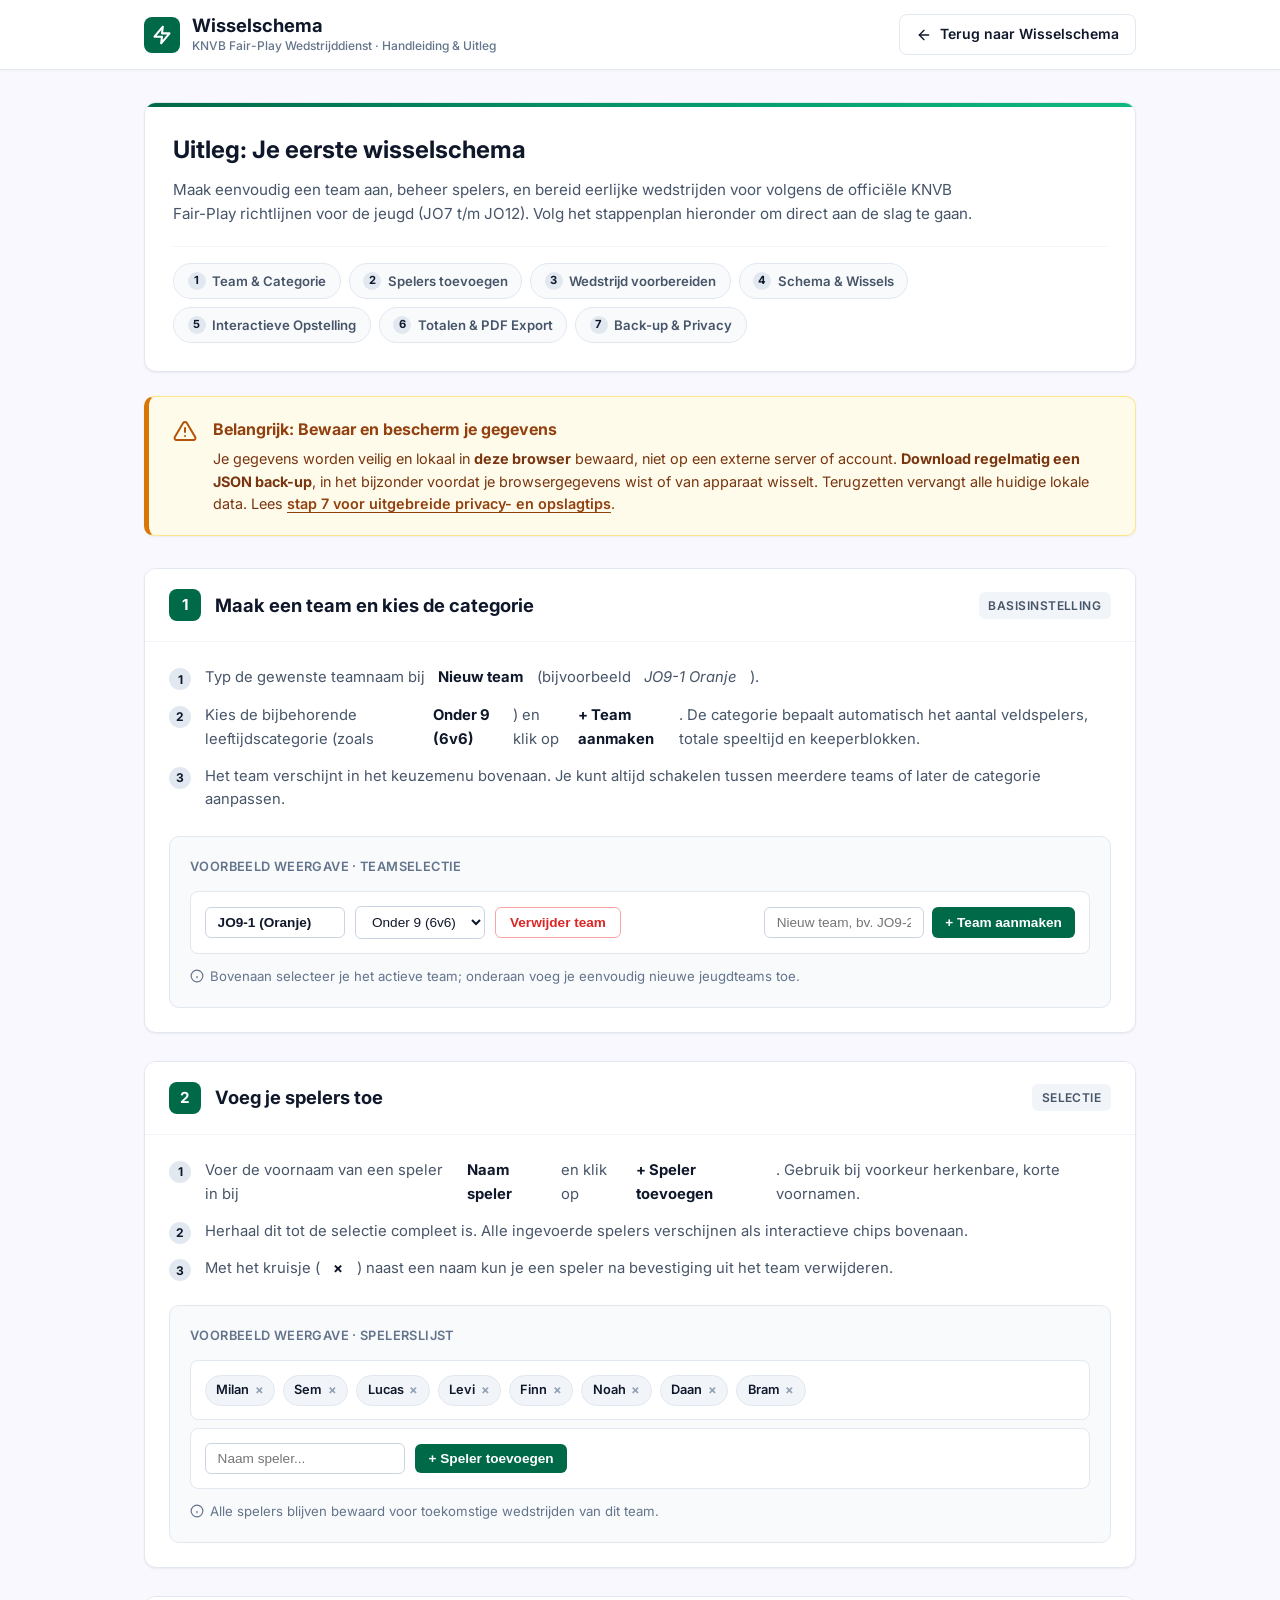
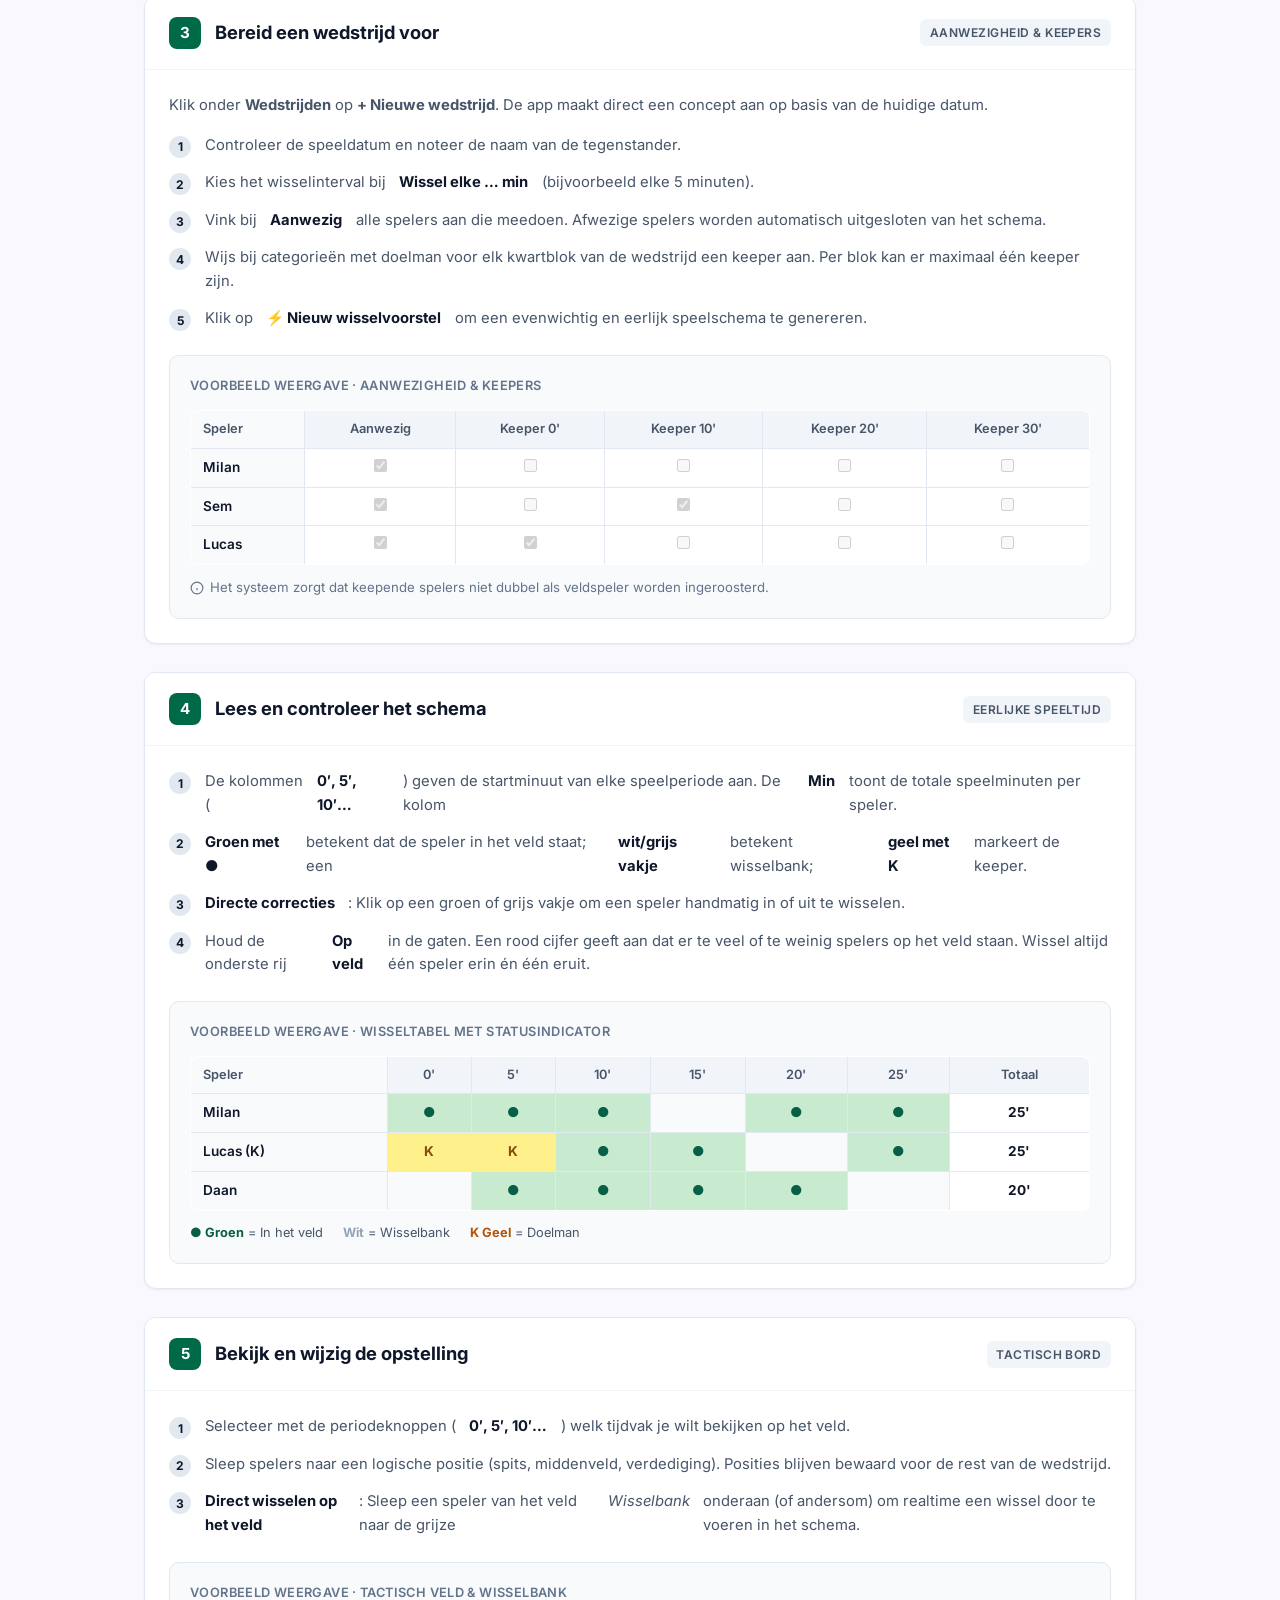
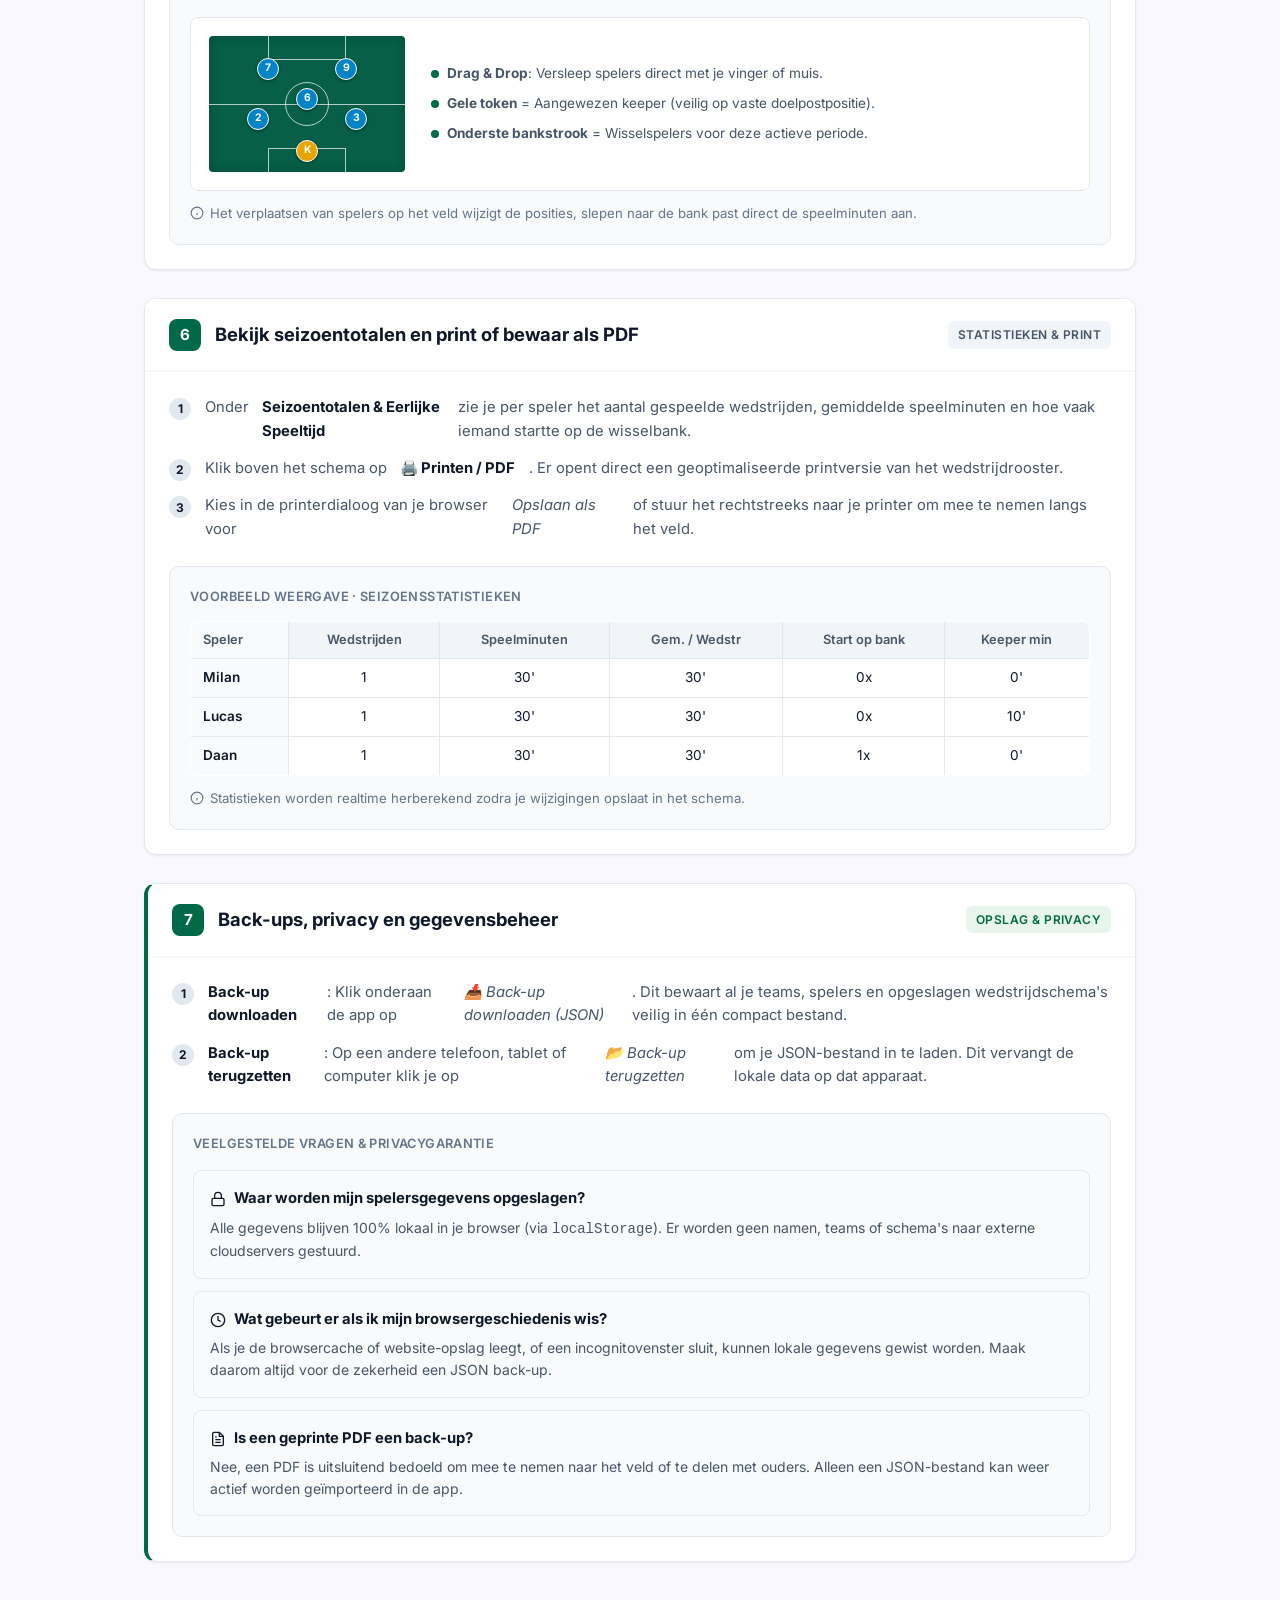
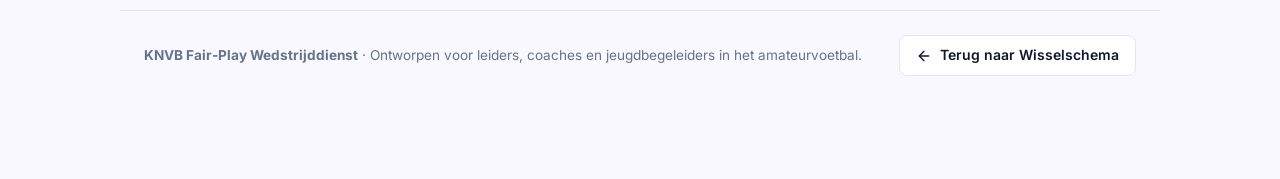
<file: design/uitleg.html>
<!doctype html>
<html lang="nl">
<head>
<meta charset="utf-8">
<meta name="viewport" content="width=device-width, initial-scale=1">
<title>Uitleg & Handleiding · Wisselschema</title>
<link rel="preconnect" href="https://fonts.googleapis.com">
<link rel="preconnect" href="https://fonts.gstatic.com" crossorigin>
<link href="https://fonts.googleapis.com/css2?family=Inter:wght@400;500;600;700&display=swap" rel="stylesheet">
<style>
  :root {
    --primary: #006948;
    --primary-hover: #005439;
    --primary-container: #e8f5ed;
    --primary-light: #f0fdf4;
    --secondary: #006398;
    --accent-amber: #d97706;
    --amber-soft: #fef3c7;
    --surface: #faf8ff;
    --surface-card: #ffffff;
    --text-primary: #0f172a;
    --text-secondary: #475569;
    --text-muted: #64748b;
    --border: #e2e8f0;
    --border-hover: #cbd5e1;
    --shadow-sm: 0 1px 3px rgba(15, 23, 42, 0.05), 0 1px 2px -1px rgba(15, 23, 42, 0.05);
    --shadow-md: 0 4px 6px -1px rgba(15, 23, 42, 0.07), 0 2px 4px -2px rgba(15, 23, 42, 0.05);
  }

  * { box-sizing: border-box; margin: 0; padding: 0; }
  body {
    font-family: 'Inter', -apple-system, BlinkMacSystemFont, "Segoe UI", Roboto, sans-serif;
    background-color: var(--surface);
    color: var(--text-primary);
    line-height: 1.6;
    -webkit-font-smoothing: antialiased;
    padding-bottom: 5rem;
  }

  /* Header Bar */
  header.top-header {
    background: #ffffff;
    border-bottom: 1px solid var(--border);
    position: sticky;
    top: 0;
    z-index: 50;
    box-shadow: 0 1px 2px rgba(0,0,0,0.03);
  }
  .header-inner {
    max-width: 1040px;
    margin: 0 auto;
    padding: 0.875rem 1.5rem;
    display: flex;
    align-items: center;
    justify-content: space-between;
    gap: 1rem;
  }
  .brand-group {
    display: flex;
    align-items: center;
    gap: 0.75rem;
  }
  .brand-icon {
    width: 36px;
    height: 36px;
    background: #006948;
    color: #fff;
    border-radius: 8px;
    display: flex;
    align-items: center;
    justify-content: center;
    font-weight: 700;
  }
  .brand-title {
    font-size: 1.15rem;
    font-weight: 700;
    color: var(--text-primary);
    line-height: 1.2;
    display: flex;
    align-items: center;
    gap: 0.5rem;
  }
  .brand-subtitle {
    font-size: 0.75rem;
    color: var(--text-muted);
    font-weight: 500;
  }
  .btn-back {
    display: inline-flex;
    align-items: center;
    gap: 0.5rem;
    background: #ffffff;
    border: 1px solid var(--border);
    color: var(--text-primary);
    font-size: 0.875rem;
    font-weight: 600;
    padding: 0.5rem 1rem;
    border-radius: 8px;
    text-decoration: none;
    transition: all 0.15s ease;
  }
  .btn-back:hover {
    background: #f8fafc;
    border-color: var(--border-hover);
    color: var(--primary);
  }

  /* Main Container */
  .container {
    max-width: 1040px;
    margin: 2rem auto;
    padding: 0 1.5rem;
  }

  /* Hero Intro Card */
  .hero-card {
    background: #ffffff;
    border: 1px solid var(--border);
    border-radius: 12px;
    padding: 1.75rem;
    box-shadow: var(--shadow-sm);
    margin-bottom: 1.5rem;
    position: relative;
    overflow: hidden;
  }
  .hero-card::before {
    content: '';
    position: absolute;
    top: 0; left: 0; right: 0;
    height: 4px;
    background: linear-gradient(90deg, #006948 0%, #059669 50%, #10b981 100%);
  }
  .hero-title {
    font-size: 1.5rem;
    font-weight: 700;
    color: var(--text-primary);
    margin-bottom: 0.5rem;
    display: flex;
    align-items: center;
    gap: 0.5rem;
  }
  .hero-subtitle {
    color: var(--text-secondary);
    font-size: 0.95rem;
    max-width: 800px;
    line-height: 1.6;
    margin-bottom: 1.25rem;
  }

  /* Quick Navigation Chips */
  .nav-chips {
    display: flex;
    flex-wrap: wrap;
    gap: 0.5rem;
    padding-top: 1rem;
    border-top: 1px solid #f1f5f9;
  }
  .nav-chip {
    display: inline-flex;
    align-items: center;
    gap: 0.4rem;
    padding: 0.4rem 0.85rem;
    border-radius: 9999px;
    background: #f8fafc;
    border: 1px solid var(--border);
    color: var(--text-secondary);
    font-size: 0.825rem;
    font-weight: 600;
    text-decoration: none;
    transition: all 0.15s ease;
  }
  .nav-chip:hover {
    background: var(--primary-container);
    border-color: #a7f3d0;
    color: var(--primary);
  }
  .chip-num {
    display: inline-flex;
    align-items: center;
    justify-content: center;
    width: 18px;
    height: 18px;
    background: #e2e8f0;
    color: var(--text-primary);
    border-radius: 50%;
    font-size: 0.7rem;
    font-weight: 700;
  }
  .nav-chip:hover .chip-num {
    background: var(--primary);
    color: #ffffff;
  }

  /* Notice / Alert Box */
  .alert-card {
    background: #fffbeb;
    border: 1px solid #fde68a;
    border-left: 5px solid #d97706;
    border-radius: 10px;
    padding: 1.25rem 1.5rem;
    margin-bottom: 2rem;
    box-shadow: var(--shadow-sm);
    display: flex;
    gap: 1rem;
    align-items: flex-start;
  }
  .alert-icon {
    flex-shrink: 0;
    width: 24px;
    height: 24px;
    color: #b45309;
    margin-top: 2px;
  }
  .alert-content h2 {
    font-size: 1rem;
    font-weight: 700;
    color: #92400e;
    margin-bottom: 0.35rem;
  }
  .alert-content p {
    font-size: 0.9rem;
    color: #78350f;
    line-height: 1.55;
  }
  .alert-content a {
    color: #92400e;
    font-weight: 600;
    text-decoration: underline;
    text-underline-offset: 3px;
  }

  /* Step Sections */
  .steps-grid {
    display: flex;
    flex-direction: column;
    gap: 1.75rem;
  }
  .step-card {
    background: #ffffff;
    border: 1px solid var(--border);
    border-radius: 12px;
    box-shadow: var(--shadow-sm);
    overflow: hidden;
    scroll-margin-top: 5rem;
    transition: border-color 0.15s ease;
  }
  .step-card:hover {
    border-color: #cbd5e1;
  }
  .step-header {
    padding: 1.25rem 1.5rem;
    background: #ffffff;
    border-bottom: 1px solid #f1f5f9;
    display: flex;
    align-items: center;
    justify-content: space-between;
    gap: 1rem;
  }
  .step-title-group {
    display: flex;
    align-items: center;
    gap: 0.85rem;
  }
  .step-badge {
    width: 32px;
    height: 32px;
    border-radius: 8px;
    background: #006948;
    color: #ffffff;
    display: flex;
    align-items: center;
    justify-content: center;
    font-size: 0.95rem;
    font-weight: 700;
    flex-shrink: 0;
  }
  .step-title {
    font-size: 1.15rem;
    font-weight: 700;
    color: var(--text-primary);
  }
  .step-tag {
    font-size: 0.75rem;
    font-weight: 600;
    padding: 0.25rem 0.6rem;
    background: #f1f5f9;
    color: var(--text-secondary);
    border-radius: 6px;
    text-transform: uppercase;
    letter-spacing: 0.04em;
  }
  .step-body {
    padding: 1.5rem;
  }

  /* Ordered list styling */
  .step-instructions {
    list-style: none;
    counter-reset: step-counter;
    margin-bottom: 1.5rem;
    display: flex;
    flex-direction: column;
    gap: 0.85rem;
  }
  .step-instructions li {
    counter-increment: step-counter;
    display: flex;
    gap: 0.85rem;
    font-size: 0.925rem;
    color: var(--text-secondary);
    line-height: 1.6;
  }
  .step-instructions li::before {
    content: counter(step-counter);
    flex-shrink: 0;
    width: 22px;
    height: 22px;
    border-radius: 50%;
    background: #e2e8f0;
    color: var(--text-primary);
    font-size: 0.75rem;
    font-weight: 700;
    display: flex;
    align-items: center;
    justify-content: center;
    margin-top: 2px;
  }
  .step-instructions li strong {
    color: var(--text-primary);
  }

  /* Interactive / Visual Blueprint Previews */
  .preview-box {
    background: #f8fafc;
    border: 1px solid var(--border);
    border-radius: 10px;
    padding: 1.25rem;
    margin-top: 1.25rem;
  }
  .preview-header {
    display: flex;
    align-items: center;
    justify-content: space-between;
    margin-bottom: 0.85rem;
    font-size: 0.8rem;
    font-weight: 600;
    color: var(--text-muted);
    text-transform: uppercase;
    letter-spacing: 0.03em;
  }
  .preview-caption {
    margin-top: 0.75rem;
    font-size: 0.825rem;
    color: var(--text-muted);
    display: flex;
    align-items: center;
    gap: 0.4rem;
  }

  /* Blueprint Components */
  .mini-form-row {
    display: flex;
    flex-wrap: wrap;
    gap: 0.65rem;
    align-items: center;
    background: #ffffff;
    padding: 0.85rem;
    border-radius: 8px;
    border: 1px solid #e2e8f0;
  }
  .mini-input {
    border: 1px solid #cbd5e1;
    border-radius: 6px;
    padding: 0.45rem 0.75rem;
    font-size: 0.85rem;
    color: var(--text-primary);
    background: #fff;
  }
  .mini-btn {
    border: none;
    border-radius: 6px;
    padding: 0.45rem 0.85rem;
    font-size: 0.85rem;
    font-weight: 600;
    cursor: default;
    display: inline-flex;
    align-items: center;
    gap: 0.35rem;
  }
  .mini-btn-primary {
    background: var(--primary);
    color: #fff;
  }
  .mini-btn-outline {
    background: #fff;
    border: 1px solid var(--border);
    color: var(--text-primary);
  }
  .mini-btn-danger {
    background: #fff;
    border: 1px solid #fca5a5;
    color: #dc2626;
  }

  /* Mini Chip list */
  .mini-chips {
    display: flex;
    flex-wrap: wrap;
    gap: 0.5rem;
    background: #fff;
    padding: 0.85rem;
    border-radius: 8px;
    border: 1px solid #e2e8f0;
  }
  .mini-chip {
    display: inline-flex;
    align-items: center;
    gap: 0.35rem;
    padding: 0.25rem 0.65rem;
    background: #f1f5f9;
    border: 1px solid #e2e8f0;
    border-radius: 9999px;
    font-size: 0.8rem;
    font-weight: 600;
    color: var(--text-primary);
  }
  .mini-chip .remove {
    color: #94a3b8;
    cursor: default;
    font-weight: 700;
  }

  /* Mini Schedule Table */
  .mini-table {
    width: 100%;
    border-collapse: collapse;
    background: #fff;
    border-radius: 8px;
    overflow: hidden;
    border: 1px solid var(--border);
    font-size: 0.85rem;
  }
  .mini-table th, .mini-table td {
    padding: 0.5rem 0.75rem;
    border: 1px solid #e2e8f0;
    text-align: center;
  }
  .mini-table th:first-child, .mini-table td:first-child {
    text-align: left;
    font-weight: 600;
    background: #f8fafc;
  }
  .mini-table th {
    background: #f1f5f9;
    color: var(--text-secondary);
    font-weight: 600;
    font-size: 0.8rem;
  }
  .cell-on {
    background: #c8ebd0;
    color: #065f46;
    font-weight: 700;
  }
  .cell-off {
    background: #f8fafc;
    color: #94a3b8;
  }
  .cell-keeper {
    background: #fef08a;
    color: #854d0e;
    font-weight: 700;
  }

  /* Tactical Pitch Mini Visualization */
  .mini-pitch-container {
    display: flex;
    gap: 1.5rem;
    align-items: center;
    background: #fff;
    padding: 1rem;
    border-radius: 8px;
    border: 1px solid #e2e8f0;
    flex-wrap: wrap;
  }
  .mini-pitch {
    width: 200px;
    height: 140px;
    background: #065f46;
    border-radius: 6px;
    position: relative;
    border: 2px solid #fff;
    overflow: hidden;
    box-shadow: inset 0 0 12px rgba(0,0,0,0.2);
  }
  .mini-pitch .mid-line {
    position: absolute;
    top: 50%; left: 0; right: 0;
    border-top: 1.5px solid rgba(255,255,255,0.7);
  }
  .mini-pitch .mid-circle {
    position: absolute;
    top: 50%; left: 50%;
    transform: translate(-50%, -50%);
    width: 44px; height: 44px;
    border: 1.5px solid rgba(255,255,255,0.7);
    border-radius: 50%;
  }
  .mini-pitch .box-top {
    position: absolute;
    top: 0; left: 30%; right: 30%;
    height: 24px;
    border-bottom: 1.5px solid rgba(255,255,255,0.7);
    border-left: 1.5px solid rgba(255,255,255,0.7);
    border-right: 1.5px solid rgba(255,255,255,0.7);
  }
  .mini-pitch .box-bottom {
    position: absolute;
    bottom: 0; left: 30%; right: 30%;
    height: 24px;
    border-top: 1.5px solid rgba(255,255,255,0.7);
    border-left: 1.5px solid rgba(255,255,255,0.7);
    border-right: 1.5px solid rgba(255,255,255,0.7);
  }
  .mini-token {
    position: absolute;
    width: 22px; height: 22px;
    border-radius: 50%;
    background: #0284c7;
    color: #fff;
    font-size: 0.65rem;
    font-weight: 700;
    display: flex;
    align-items: center;
    justify-content: center;
    border: 1.5px solid #fff;
    box-shadow: 0 1px 3px rgba(0,0,0,0.4);
  }
  .mini-token.keeper {
    background: #e8a400;
  }
  .pitch-features {
    flex: 1;
    font-size: 0.85rem;
    color: var(--text-secondary);
    display: flex;
    flex-direction: column;
    gap: 0.5rem;
  }
  .pitch-feature-item {
    display: flex;
    align-items: center;
    gap: 0.5rem;
  }
  .feature-dot {
    width: 8px; height: 8px;
    border-radius: 50%;
    background: var(--primary);
  }

  /* Privacy FAQ section */
  .faq-list {
    display: flex;
    flex-direction: column;
    gap: 0.75rem;
    margin-top: 1rem;
  }
  .faq-item {
    border: 1px solid #e2e8f0;
    border-radius: 8px;
    padding: 1rem;
    background: #f8fafc;
  }
  .faq-q {
    font-size: 0.925rem;
    font-weight: 700;
    color: var(--text-primary);
    margin-bottom: 0.35rem;
    display: flex;
    align-items: center;
    gap: 0.5rem;
  }
  .faq-a {
    font-size: 0.875rem;
    color: var(--text-secondary);
    line-height: 1.55;
  }

  /* Footer */
  footer.page-footer {
    max-width: 1040px;
    margin: 3rem auto 0;
    padding: 1.5rem;
    border-top: 1px solid var(--border);
    display: flex;
    align-items: center;
    justify-content: space-between;
    flex-wrap: wrap;
    gap: 1rem;
  }
  .footer-text {
    font-size: 0.85rem;
    color: var(--text-muted);
  }

  @media (max-width: 768px) {
    .container { padding: 0 1rem; margin-top: 1rem; }
    .header-inner { padding: 0.75rem 1rem; }
    .hero-card { padding: 1.25rem; }
    .step-header { padding: 1rem 1.25rem; }
    .step-body { padding: 1.25rem; }
    .mini-form-row { flex-direction: column; align-items: stretch; }
    .mini-pitch-container { flex-direction: column; align-items: flex-start; }
    footer.page-footer { flex-direction: column; align-items: flex-start; }
  }
</style>
</head>
<body>

<header class="top-header">
  <div class="header-inner">
    <div class="brand-group">
      <div class="brand-icon">
        <svg width="20" height="20" viewBox="0 0 24 24" fill="none" stroke="currentColor" stroke-width="2.5" stroke-linecap="round" stroke-linejoin="round">
          <polygon points="13 2 3 14 12 14 11 22 21 10 12 10 13 2"></polygon>
        </svg>
      </div>
      <div>
        <div class="brand-title">Wisselschema</div>
        <div class="brand-subtitle">KNVB Fair-Play Wedstrijddienst · Handleiding & Uitleg</div>
      </div>
    </div>
    <a href="index.html" class="btn-back">
      <svg width="16" height="16" viewBox="0 0 24 24" fill="none" stroke="currentColor" stroke-width="2" stroke-linecap="round" stroke-linejoin="round">
        <line x1="19" y1="12" x2="5" y2="12"></line>
        <polyline points="12 19 5 12 12 5"></polyline>
      </svg>
      Terug naar Wisselschema
    </a>
  </div>
</header>

<main class="container">

  <!-- Hero Header -->
  <div class="hero-card">
    <h1 class="hero-title">
      Uitleg: Je eerste wisselschema
    </h1>
    <p class="hero-subtitle">
      Maak eenvoudig een team aan, beheer spelers, en bereid eerlijke wedstrijden voor volgens de officiële KNVB Fair-Play richtlijnen voor de jeugd (JO7 t/m JO12). Volg het stappenplan hieronder om direct aan de slag te gaan.
    </p>

    <!-- Quick Navigation Chips -->
    <nav class="nav-chips" aria-label="Snelnavigatie door stappen">
      <a href="#stap-1" class="nav-chip"><span class="chip-num">1</span> Team & Categorie</a>
      <a href="#stap-2" class="nav-chip"><span class="chip-num">2</span> Spelers toevoegen</a>
      <a href="#stap-3" class="nav-chip"><span class="chip-num">3</span> Wedstrijd voorbereiden</a>
      <a href="#stap-4" class="nav-chip"><span class="chip-num">4</span> Schema & Wissels</a>
      <a href="#stap-5" class="nav-chip"><span class="chip-num">5</span> Interactieve Opstelling</a>
      <a href="#stap-6" class="nav-chip"><span class="chip-num">6</span> Totalen & PDF Export</a>
      <a href="#stap-7" class="nav-chip"><span class="chip-num">7</span> Back-up & Privacy</a>
    </nav>
  </div>

  <!-- Alert Warning Box -->
  <aside class="alert-card" aria-labelledby="bewaren">
    <svg class="alert-icon" viewBox="0 0 24 24" fill="none" stroke="currentColor" stroke-width="2" stroke-linecap="round" stroke-linejoin="round">
      <path d="M10.29 3.86L1.82 18a2 2 0 0 0 1.71 3h16.94a2 2 0 0 0 1.71-3L13.71 3.86a2 2 0 0 0-3.42 0z"></path>
      <line x1="12" y1="9" x2="12" y2="13"></line>
      <line x1="12" y1="17" x2="12.01" y2="17"></line>
    </svg>
    <div class="alert-content">
      <h2 id="bewaren">Belangrijk: Bewaar en bescherm je gegevens</h2>
      <p>
        Je gegevens worden veilig en lokaal in <strong>deze browser</strong> bewaard, niet op een externe server of account. <strong>Download regelmatig een JSON back-up</strong>, in het bijzonder voordat je browsergegevens wist of van apparaat wisselt. Terugzetten vervangt alle huidige lokale data. Lees <a href="#stap-7">stap 7 voor uitgebreide privacy- en opslagtips</a>.
      </p>
    </div>
  </aside>

  <!-- Steps List -->
  <div class="steps-grid">

    <!-- Stap 1 -->
    <section id="stap-1" class="step-card">
      <div class="step-header">
        <div class="step-title-group">
          <div class="step-badge">1</div>
          <h2 class="step-title">Maak een team en kies de categorie</h2>
        </div>
        <span class="step-tag">Basisinstelling</span>
      </div>
      <div class="step-body">
        <ol class="step-instructions">
          <li>Typ de gewenste teamnaam bij <strong>Nieuw team</strong> (bijvoorbeeld <em>JO9-1 Oranje</em>).</li>
          <li>Kies de bijbehorende leeftijdscategorie (zoals <strong>Onder 9 (6v6)</strong>) en klik op <strong>+ Team aanmaken</strong>. De categorie bepaalt automatisch het aantal veldspelers, totale speeltijd en keeperblokken.</li>
          <li>Het team verschijnt in het keuzemenu bovenaan. Je kunt altijd schakelen tussen meerdere teams of later de categorie aanpassen.</li>
        </ol>

        <div class="preview-box">
          <div class="preview-header">Voorbeeld weergave · Teamselectie</div>
          <div class="mini-form-row">
            <input class="mini-input" value="JO9-1 (Oranje)" readonly style="width: 140px; font-weight: 600;">
            <select class="mini-input" style="background:#fff;"><option>Onder 9 (6v6)</option></select>
            <button class="mini-btn mini-btn-danger">Verwijder team</button>
            <div style="flex-grow:1; display:flex; justify-content:flex-end; gap:0.5rem;">
              <input class="mini-input" placeholder="Nieuw team, bv. JO9-2" style="width: 160px;">
              <button class="mini-btn mini-btn-primary">+ Team aanmaken</button>
            </div>
          </div>
          <div class="preview-caption">
            <svg width="14" height="14" viewBox="0 0 24 24" fill="none" stroke="currentColor" stroke-width="2"><circle cx="12" cy="12" r="10"></circle><line x1="12" y1="16" x2="12" y2="12"></line><line x1="12" y1="8" x2="12.01" y2="8"></line></svg>
            Bovenaan selecteer je het actieve team; onderaan voeg je eenvoudig nieuwe jeugdteams toe.
          </div>
        </div>
      </div>
    </section>

    <!-- Stap 2 -->
    <section id="stap-2" class="step-card">
      <div class="step-header">
        <div class="step-title-group">
          <div class="step-badge">2</div>
          <h2 class="step-title">Voeg je spelers toe</h2>
        </div>
        <span class="step-tag">Selectie</span>
      </div>
      <div class="step-body">
        <ol class="step-instructions">
          <li>Voer de voornaam van een speler in bij <strong>Naam speler</strong> en klik op <strong>+ Speler toevoegen</strong>. Gebruik bij voorkeur herkenbare, korte voornamen.</li>
          <li>Herhaal dit tot de selectie compleet is. Alle ingevoerde spelers verschijnen als interactieve chips bovenaan.</li>
          <li>Met het kruisje (<strong>×</strong>) naast een naam kun je een speler na bevestiging uit het team verwijderen.</li>
        </ol>

        <div class="preview-box">
          <div class="preview-header">Voorbeeld weergave · Spelerslijst</div>
          <div class="mini-chips">
            <span class="mini-chip">Milan <span class="remove">×</span></span>
            <span class="mini-chip">Sem <span class="remove">×</span></span>
            <span class="mini-chip">Lucas <span class="remove">×</span></span>
            <span class="mini-chip">Levi <span class="remove">×</span></span>
            <span class="mini-chip">Finn <span class="remove">×</span></span>
            <span class="mini-chip">Noah <span class="remove">×</span></span>
            <span class="mini-chip">Daan <span class="remove">×</span></span>
            <span class="mini-chip">Bram <span class="remove">×</span></span>
          </div>
          <div class="mini-form-row" style="margin-top: 0.5rem;">
            <input class="mini-input" placeholder="Naam speler..." style="width: 200px;">
            <button class="mini-btn mini-btn-primary">+ Speler toevoegen</button>
          </div>
          <div class="preview-caption">
            <svg width="14" height="14" viewBox="0 0 24 24" fill="none" stroke="currentColor" stroke-width="2"><circle cx="12" cy="12" r="10"></circle><line x1="12" y1="16" x2="12" y2="12"></line><line x1="12" y1="8" x2="12.01" y2="8"></line></svg>
            Alle spelers blijven bewaard voor toekomstige wedstrijden van dit team.
          </div>
        </div>
      </div>
    </section>

    <!-- Stap 3 -->
    <section id="stap-3" class="step-card">
      <div class="step-header">
        <div class="step-title-group">
          <div class="step-badge">3</div>
          <h2 class="step-title">Bereid een wedstrijd voor</h2>
        </div>
        <span class="step-tag">Aanwezigheid & Keepers</span>
      </div>
      <div class="step-body">
        <p style="font-size:0.925rem; color:var(--text-secondary); margin-bottom:1rem;">
          Klik onder <strong>Wedstrijden</strong> op <strong>+ Nieuwe wedstrijd</strong>. De app maakt direct een concept aan op basis van de huidige datum.
        </p>
        <ol class="step-instructions">
          <li>Controleer de speeldatum en noteer de naam van de tegenstander.</li>
          <li>Kies het wisselinterval bij <strong>Wissel elke … min</strong> (bijvoorbeeld elke 5 minuten).</li>
          <li>Vink bij <strong>Aanwezig</strong> alle spelers aan die meedoen. Afwezige spelers worden automatisch uitgesloten van het schema.</li>
          <li>Wijs bij categorieën met doelman voor elk kwartblok van de wedstrijd een keeper aan. Per blok kan er maximaal één keeper zijn.</li>
          <li>Klik op <strong>⚡ Nieuw wisselvoorstel</strong> om een evenwichtig en eerlijk speelschema te genereren.</li>
        </ol>

        <div class="preview-box">
          <div class="preview-header">Voorbeeld weergave · Aanwezigheid & Keepers</div>
          <table class="mini-table">
            <thead>
              <tr>
                <th>Speler</th>
                <th>Aanwezig</th>
                <th>Keeper 0'</th>
                <th>Keeper 10'</th>
                <th>Keeper 20'</th>
                <th>Keeper 30'</th>
              </tr>
            </thead>
            <tbody>
              <tr>
                <td>Milan</td>
                <td><input type="checkbox" checked disabled></td>
                <td><input type="checkbox" disabled></td>
                <td><input type="checkbox" disabled></td>
                <td><input type="checkbox" disabled></td>
                <td><input type="checkbox" disabled></td>
              </tr>
              <tr>
                <td>Sem</td>
                <td><input type="checkbox" checked disabled></td>
                <td><input type="checkbox" disabled></td>
                <td><input type="checkbox" checked disabled></td>
                <td><input type="checkbox" disabled></td>
                <td><input type="checkbox" disabled></td>
              </tr>
              <tr>
                <td>Lucas</td>
                <td><input type="checkbox" checked disabled></td>
                <td><input type="checkbox" checked disabled></td>
                <td><input type="checkbox" disabled></td>
                <td><input type="checkbox" disabled></td>
                <td><input type="checkbox" disabled></td>
              </tr>
            </tbody>
          </table>
          <div class="preview-caption">
            <svg width="14" height="14" viewBox="0 0 24 24" fill="none" stroke="currentColor" stroke-width="2"><circle cx="12" cy="12" r="10"></circle><line x1="12" y1="16" x2="12" y2="12"></line><line x1="12" y1="8" x2="12.01" y2="8"></line></svg>
            Het systeem zorgt dat keepende spelers niet dubbel als veldspeler worden ingeroosterd.
          </div>
        </div>
      </div>
    </section>

    <!-- Stap 4 -->
    <section id="stap-4" class="step-card">
      <div class="step-header">
        <div class="step-title-group">
          <div class="step-badge">4</div>
          <h2 class="step-title">Lees en controleer het schema</h2>
        </div>
        <span class="step-tag">Eerlijke Speeltijd</span>
      </div>
      <div class="step-body">
        <ol class="step-instructions">
          <li>De kolommen (<strong>0′, 5′, 10′…</strong>) geven de startminuut van elke speelperiode aan. De kolom <strong>Min</strong> toont de totale speelminuten per speler.</li>
          <li><strong>Groen met ●</strong> betekent dat de speler in het veld staat; een <strong>wit/grijs vakje</strong> betekent wisselbank; <strong>geel met K</strong> markeert de keeper.</li>
          <li><strong>Directe correcties</strong>: Klik op een groen of grijs vakje om een speler handmatig in of uit te wisselen.</li>
          <li>Houd de onderste rij <strong>Op veld</strong> in de gaten. Een rood cijfer geeft aan dat er te veel of te weinig spelers op het veld staan. Wissel altijd één speler erin én één eruit.</li>
        </ol>

        <div class="preview-box">
          <div class="preview-header">Voorbeeld weergave · Wisseltabel met statusindicator</div>
          <table class="mini-table">
            <thead>
              <tr>
                <th>Speler</th>
                <th>0'</th>
                <th>5'</th>
                <th>10'</th>
                <th>15'</th>
                <th>20'</th>
                <th>25'</th>
                <th>Totaal</th>
              </tr>
            </thead>
            <tbody>
              <tr>
                <td>Milan</td>
                <td class="cell-on">●</td>
                <td class="cell-on">●</td>
                <td class="cell-on">●</td>
                <td class="cell-off"></td>
                <td class="cell-on">●</td>
                <td class="cell-on">●</td>
                <td><strong>25'</strong></td>
              </tr>
              <tr>
                <td>Lucas (K)</td>
                <td class="cell-keeper">K</td>
                <td class="cell-keeper">K</td>
                <td class="cell-on">●</td>
                <td class="cell-on">●</td>
                <td class="cell-off"></td>
                <td class="cell-on">●</td>
                <td><strong>25'</strong></td>
              </tr>
              <tr>
                <td>Daan</td>
                <td class="cell-off"></td>
                <td class="cell-on">●</td>
                <td class="cell-on">●</td>
                <td class="cell-on">●</td>
                <td class="cell-on">●</td>
                <td class="cell-off"></td>
                <td><strong>20'</strong></td>
              </tr>
            </tbody>
          </table>
          <div style="display:flex; gap:1.25rem; font-size:0.8rem; margin-top:0.75rem; color:var(--text-secondary); flex-wrap:wrap;">
            <span><strong style="color:#065f46">● Groen</strong> = In het veld</span>
            <span><strong style="color:#94a3b8">Wit</strong> = Wisselbank</span>
            <span><strong style="color:#b45309">K Geel</strong> = Doelman</span>
          </div>
        </div>
      </div>
    </section>

    <!-- Stap 5 -->
    <section id="stap-5" class="step-card">
      <div class="step-header">
        <div class="step-title-group">
          <div class="step-badge">5</div>
          <h2 class="step-title">Bekijk en wijzig de opstelling</h2>
        </div>
        <span class="step-tag">Tactisch Bord</span>
      </div>
      <div class="step-body">
        <ol class="step-instructions">
          <li>Selecteer met de periodeknoppen (<strong>0′, 5′, 10′…</strong>) welk tijdvak je wilt bekijken op het veld.</li>
          <li>Sleep spelers naar een logische positie (spits, middenveld, verdediging). Posities blijven bewaard voor de rest van de wedstrijd.</li>
          <li><strong>Direct wisselen op het veld</strong>: Sleep een speler van het veld naar de grijze <em>Wisselbank</em> onderaan (of andersom) om realtime een wissel door te voeren in het schema.</li>
        </ol>

        <div class="preview-box">
          <div class="preview-header">Voorbeeld weergave · Tactisch veld & Wisselbank</div>
          <div class="mini-pitch-container">
            <div class="mini-pitch">
              <div class="mid-line"></div>
              <div class="mid-circle"></div>
              <div class="box-top"></div>
              <div class="box-bottom"></div>
              <!-- Tokens -->
              <div class="mini-token keeper" style="left: calc(50% - 11px); bottom: 10px;">K</div>
              <div class="mini-token" style="left: calc(25% - 11px); bottom: 42px;">2</div>
              <div class="mini-token" style="left: calc(75% - 11px); bottom: 42px;">3</div>
              <div class="mini-token" style="left: calc(50% - 11px); top: 52px;">6</div>
              <div class="mini-token" style="left: calc(30% - 11px); top: 22px;">7</div>
              <div class="mini-token" style="left: calc(70% - 11px); top: 22px;">9</div>
            </div>
            <div class="pitch-features">
              <div class="pitch-feature-item">
                <span class="feature-dot"></span>
                <span><strong>Drag & Drop</strong>: Versleep spelers direct met je vinger of muis.</span>
              </div>
              <div class="pitch-feature-item">
                <span class="feature-dot"></span>
                <span><strong>Gele token</strong> = Aangewezen keeper (veilig op vaste doelpostpositie).</span>
              </div>
              <div class="pitch-feature-item">
                <span class="feature-dot"></span>
                <span><strong>Onderste bankstrook</strong> = Wisselspelers voor deze actieve periode.</span>
              </div>
            </div>
          </div>
          <div class="preview-caption">
            <svg width="14" height="14" viewBox="0 0 24 24" fill="none" stroke="currentColor" stroke-width="2"><circle cx="12" cy="12" r="10"></circle><line x1="12" y1="16" x2="12" y2="12"></line><line x1="12" y1="8" x2="12.01" y2="8"></line></svg>
            Het verplaatsen van spelers op het veld wijzigt de posities, slepen naar de bank past direct de speelminuten aan.
          </div>
        </div>
      </div>
    </section>

    <!-- Stap 6 -->
    <section id="stap-6" class="step-card">
      <div class="step-header">
        <div class="step-title-group">
          <div class="step-badge">6</div>
          <h2 class="step-title">Bekijk seizoentotalen en print of bewaar als PDF</h2>
        </div>
        <span class="step-tag">Statistieken & Print</span>
      </div>
      <div class="step-body">
        <ol class="step-instructions">
          <li>Onder <strong>Seizoentotalen & Eerlijke Speeltijd</strong> zie je per speler het aantal gespeelde wedstrijden, gemiddelde speelminuten en hoe vaak iemand startte op de wisselbank.</li>
          <li>Klik boven het schema op <strong>🖨️ Printen / PDF</strong>. Er opent direct een geoptimaliseerde printversie van het wedstrijdrooster.</li>
          <li>Kies in de printerdialoog van je browser voor <em>Opslaan als PDF</em> of stuur het rechtstreeks naar je printer om mee te nemen langs het veld.</li>
        </ol>

        <div class="preview-box">
          <div class="preview-header">Voorbeeld weergave · Seizoensstatistieken</div>
          <table class="mini-table">
            <thead>
              <tr>
                <th>Speler</th>
                <th>Wedstrijden</th>
                <th>Speelminuten</th>
                <th>Gem. / Wedstr</th>
                <th>Start op bank</th>
                <th>Keeper min</th>
              </tr>
            </thead>
            <tbody>
              <tr>
                <td>Milan</td>
                <td>1</td>
                <td>30'</td>
                <td>30'</td>
                <td>0x</td>
                <td>0'</td>
              </tr>
              <tr>
                <td>Lucas</td>
                <td>1</td>
                <td>30'</td>
                <td>30'</td>
                <td>0x</td>
                <td>10'</td>
              </tr>
              <tr>
                <td>Daan</td>
                <td>1</td>
                <td>30'</td>
                <td>30'</td>
                <td>1x</td>
                <td>0'</td>
              </tr>
            </tbody>
          </table>
          <div class="preview-caption">
            <svg width="14" height="14" viewBox="0 0 24 24" fill="none" stroke="currentColor" stroke-width="2"><circle cx="12" cy="12" r="10"></circle><line x1="12" y1="16" x2="12" y2="12"></line><line x1="12" y1="8" x2="12.01" y2="8"></line></svg>
            Statistieken worden realtime herberekend zodra je wijzigingen opslaat in het schema.
          </div>
        </div>
      </div>
    </section>

    <!-- Stap 7 -->
    <section id="stap-7" class="step-card" style="border-left: 4px solid #006948;">
      <div class="step-header">
        <div class="step-title-group">
          <div class="step-badge" style="background: #006948;">7</div>
          <h2 class="step-title">Back-ups, privacy en gegevensbeheer</h2>
        </div>
        <span class="step-tag" style="background:#e8f5ed; color:#006948;">Opslag & Privacy</span>
      </div>
      <div class="step-body">
        <ol class="step-instructions">
          <li><strong>Back-up downloaden</strong>: Klik onderaan de app op <em>📥 Back-up downloaden (JSON)</em>. Dit bewaart al je teams, spelers en opgeslagen wedstrijdschema's veilig in één compact bestand.</li>
          <li><strong>Back-up terugzetten</strong>: Op een andere telefoon, tablet of computer klik je op <em>📂 Back-up terugzetten</em> om je JSON-bestand in te laden. Dit vervangt de lokale data op dat apparaat.</li>
        </ol>

        <div class="preview-box">
          <div class="preview-header">Veelgestelde vragen & Privacygarantie</div>
          <div class="faq-list">
            <div class="faq-item">
              <div class="faq-q">
                <svg width="16" height="16" viewBox="0 0 24 24" fill="none" stroke="currentColor" stroke-width="2"><rect x="3" y="11" width="18" height="11" rx="2" ry="2"></rect><path d="M7 11V7a5 5 0 0 1 10 0v4"></path></svg>
                Waar worden mijn spelersgegevens opgeslagen?
              </div>
              <div class="faq-a">
                Alle gegevens blijven 100% lokaal in je browser (via <code>localStorage</code>). Er worden geen namen, teams of schema's naar externe cloudservers gestuurd.
              </div>
            </div>
            <div class="faq-item">
              <div class="faq-q">
                <svg width="16" height="16" viewBox="0 0 24 24" fill="none" stroke="currentColor" stroke-width="2"><circle cx="12" cy="12" r="10"></circle><polyline points="12 6 12 12 16 14"></polyline></svg>
                Wat gebeurt er als ik mijn browsergeschiedenis wis?
              </div>
              <div class="faq-a">
                Als je de browsercache of website-opslag leegt, of een incognitovenster sluit, kunnen lokale gegevens gewist worden. Maak daarom altijd voor de zekerheid een JSON back-up.
              </div>
            </div>
            <div class="faq-item">
              <div class="faq-q">
                <svg width="16" height="16" viewBox="0 0 24 24" fill="none" stroke="currentColor" stroke-width="2"><path d="M14 2H6a2 2 0 0 0-2 2v16a2 2 0 0 0 2 2h12a2 2 0 0 0 2-2V8z"></path><polyline points="14 2 14 8 20 8"></polyline><line x1="16" y1="13" x2="8" y2="13"></line><line x1="16" y1="17" x2="8" y2="17"></line><polyline points="10 9 9 9 8 9"></polyline></svg>
                Is een geprinte PDF een back-up?
              </div>
              <div class="faq-a">
                Nee, een PDF is uitsluitend bedoeld om mee te nemen naar het veld of te delen met ouders. Alleen een JSON-bestand kan weer actief worden geïmporteerd in de app.
              </div>
            </div>
          </div>
        </div>
      </div>
    </section>

  </div>

</main>

<footer class="page-footer">
  <div class="footer-text">
    <strong>KNVB Fair-Play Wedstrijddienst</strong> · Ontworpen voor leiders, coaches en jeugdbegeleiders in het amateurvoetbal.
  </div>
  <a href="index.html" class="btn-back">
    <svg width="16" height="16" viewBox="0 0 24 24" fill="none" stroke="currentColor" stroke-width="2" stroke-linecap="round" stroke-linejoin="round">
      <line x1="19" y1="12" x2="5" y2="12"></line>
      <polyline points="12 19 5 12 12 5"></polyline>
    </svg>
    Terug naar Wisselschema
  </a>
</footer>

</body>
</html>
</file>
<file: footer.css>
.site-footer { border-top: 1px solid var(--border); margin-top: 1.25rem; padding-top: .75rem; color: var(--muted); font-size: .85rem; }
.footer-row, .site-footer nav { display: flex; flex-wrap: wrap; align-items: center; gap: .25rem 1rem; }
.footer-row { justify-content: space-between; }
.site-footer .creator-credit { margin: 0; text-align: left; font-size: inherit; }
.site-footer a:not(.button) { color: var(--primary); text-decoration: underline; text-underline-offset: .2em; display: inline-block; padding: .35rem 0; }
.site-footer a:focus-visible { outline: 3px solid var(--secondary); outline-offset: 3px; }
.site-footer small { font-size: .8rem; }
.site-footer .feedback-note { margin: .3rem 0 0; font-size: .8rem; }
@media print { .site-footer { display: none; } }
</file>
<file: theme.css>
/* Shared appearance only; existing geometry and light palette are retained. */
:root {
    color-scheme: light;
    --primary: #006948; --primary-hover: #005137; --primary-light: #e6f5ef;
    --secondary: #006398; --surface: #faf8ff; --card: #fff; --subtle: #f2f3f8;
    --text: #131b2e; --muted: #475569; --border: #dce3ec; --control-border: #8593a5; --error: #ba1a1a;
    --button: #006948; --button-hover: #005137; --token: #006398;
    --on: #c8ebd0; --on-text: #005137; --on-hover: #b2e4bc;
    --off: #f4f5f8; --off-hover: #e2e7ef; --keeper: #fef08a; --keeper-text: #713f12;
    --danger-bg: #fff0ee; --danger-border: #e59b9b; --chip-hover: #ffdad6;
    --warning-bg: #fffbeb; --warning-text: #78350f; --warning-border: #d97706;
    --bench: #e2e7ef; --logo-backing: transparent;
}
@media screen {
  :root[data-theme="dark"] {
    color-scheme: dark;
    --primary: #8cddb7; --primary-hover: #abefcc; --primary-light: #183e32;
    --secondary: #75c8ff; --surface: #111827; --card: #192333; --subtle: #253044;
    --text: #edf2fa; --muted: #bdc9da; --border: #52647d; --control-border: #8192ab; --error: #ffb4ab;
    --button: #006948; --button-hover: #005137; --token: #006398;
    --on: #194d39; --on-text: #abefc6; --on-hover: #236447;
    --off: #253044; --off-hover: #35445c; --keeper: #655018; --keeper-text: #fff2a0;
    --danger-bg: #44252b; --danger-border: #df8d88; --chip-hover: #44252b;
    --warning-bg: #41351b; --warning-text: #ffe0a3; --warning-border: #efb35f;
    --bench: #253044; --logo-backing: #faf8ff;
  }
}
.theme-control { display: none; align-items: center; gap: .5rem; max-width: 100%; }
:root[data-theme] .theme-control { display: flex; }
.theme-control button { width: 44px; min-width: 44px; height: 44px; padding: 8px; margin: 0; flex-shrink: 0; border: 2px solid var(--muted); border-radius: 6px; background: var(--card); color: var(--text); }
.theme-control button:hover { background: var(--subtle); border-color: var(--muted); }
.theme-control button[aria-pressed="true"] { background: var(--primary-light); border-color: var(--primary); box-shadow: inset 0 0 0 1px var(--primary); }
.theme-control button:focus-visible { outline: 3px solid var(--secondary); outline-offset: 3px; }
.theme-control svg { display: block; flex-shrink: 0; }
@media screen {
  input, select { background: var(--card); }
  button, .button, .app-header nav a { background: var(--button); }
  button:hover, .button:hover, .app-header nav a:hover { background: var(--button-hover); }
  button.alt { background: var(--card); }
  button.alt:hover { background: var(--subtle); }
  header .button { background: var(--card); }
  header .button:hover { background: var(--primary-light); }
  #delTeam, #delMatch { background: var(--card); border-color: var(--danger-border); }
  #delTeam:hover, #delMatch:hover { background: var(--danger-bg); }
  .chip button { background: none; }
  .chip button:hover { background: var(--chip-hover); }
  td:first-child { background: var(--card); }
  tr.count td:first-child { background: var(--subtle); }
  .on { background: var(--on); color: var(--on-text); }
  .off { background: var(--off); }
  td.on:hover { background: var(--on-hover); }
  td.off:hover { background: var(--off-hover); }
  .k { background: var(--keeper); color: var(--keeper-text); }
  #benchWarning { background: var(--danger-bg); border-color: var(--danger-border); border-left-color: var(--error); }
  .warning { background: var(--warning-bg); border-left-color: var(--warning-border); }
  .warning h2 { color: var(--warning-text); }
  section.warning { background: var(--card); border-left-color: var(--primary); }
  section.warning h2 { color: var(--text); }
  #bench { background: var(--bench); }
  .token { background: var(--token); }
  .token.k { background: #f6bd34; color: #382600; }
  .slotbtn.active { background: var(--button-hover); }
  .brand img { background: var(--logo-backing); }
}
/* Printing/PDF never inherits dark tokens, even when the screen is dark. */
@media print {
  :root { color-scheme: light; --primary: #006948; --primary-hover: #005137; --primary-light: #e6f5ef; --secondary: #006398; --surface: #fff; --card: #fff; --subtle: #f2f3f8; --text: #131b2e; --muted: #475569; --border: #dce3ec; --control-border: #8593a5; --error: #ba1a1a; }
  body { background: #fff; color: #131b2e; }
  .theme-control { display: none !important; }
}
</file>
